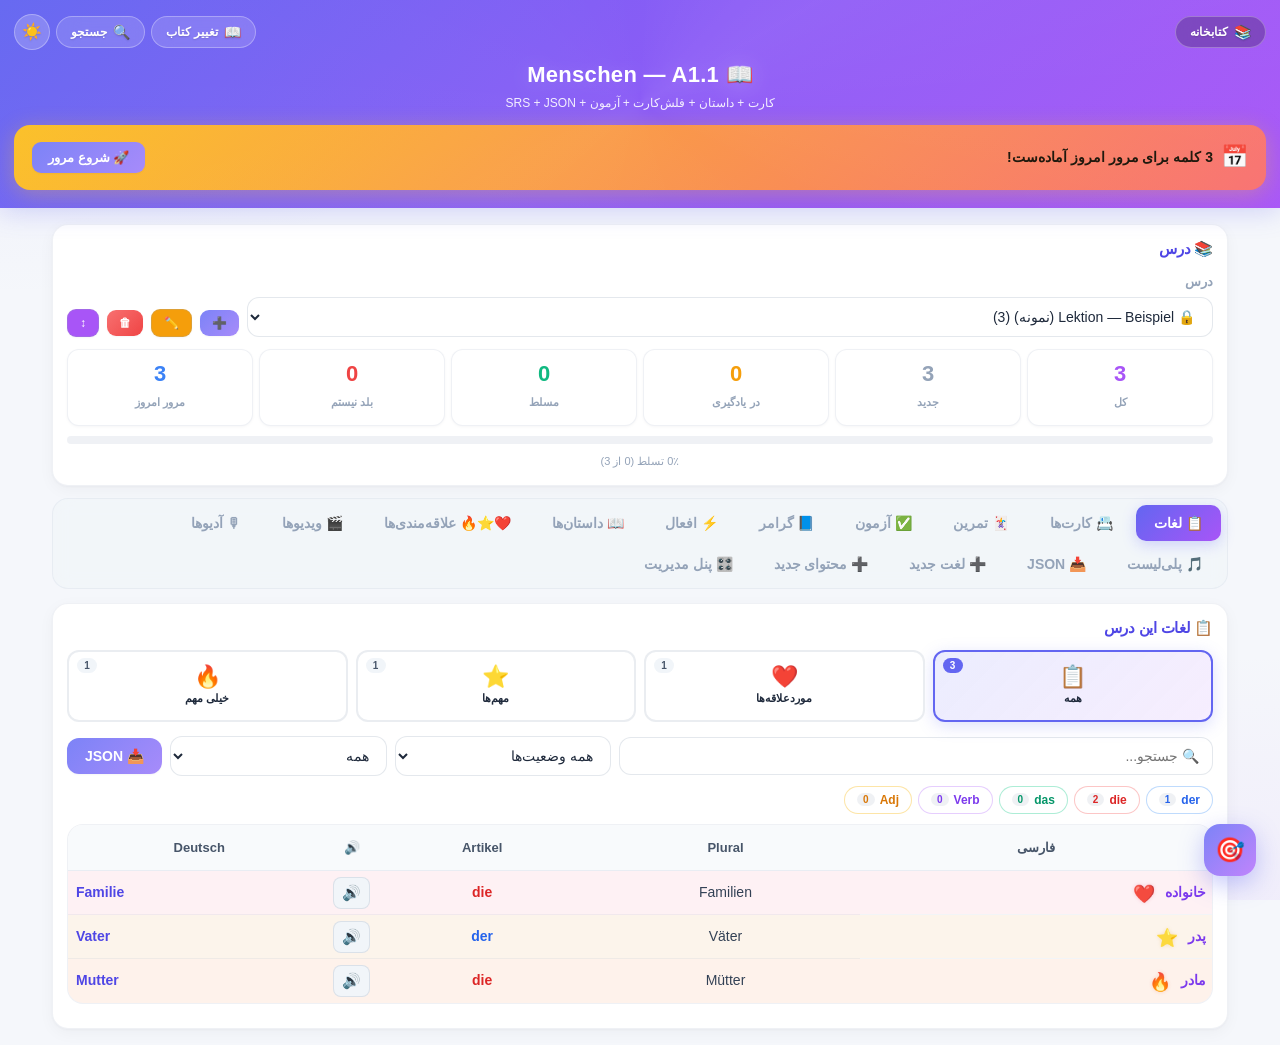
<file: index.html>
<!DOCTYPE html>
<html lang="fa" dir="rtl">

<head>
  <meta charset="UTF-8">
  <meta name="viewport" content="width=device-width, initial-scale=1.0, viewport-fit=cover">
  <meta name="theme-color" content="#0f172a">
  <meta name="apple-mobile-web-app-capable" content="yes">
  <meta name="apple-mobile-web-app-status-bar-style" content="black-translucent">
  <title>JD Deutsch</title>

  <meta name="description" content="اپلیکیشن جامع یادگیری لغات آلمانی">
  <meta name="theme-color" content="#6366f1">
  <link rel="manifest" href="./manifest.json?v=2">
  <link rel="icon" type="image/png" sizes="192x192" href="./assets/icon-192.png?v=2">
  <link rel="icon" type="image/png" sizes="512x512" href="./assets/icon-512.png">
  <link rel="apple-touch-icon" href="./assets/icon-192.png?v=2">

  <link rel="stylesheet" href="./style/style2.css">
</head>

<body>

  <!-- ============ BOOK LIBRARY ============ -->
  <div id="bookLibraryScreen" class="book-library-screen">
    <div class="library-topbar">
      <button class="theme-toggle-btn" id="themeToggleLibrary" title="تغییر تم">🌙</button>
    </div>
    <div class="library-hero">
      <h1>📚 کتابخانه من</h1>
      <p>یک کتاب انتخاب کن یا کتاب جدید اضافه کن</p>
    </div>
    <div class="library-container">
      <div class="library-actions">
        <button class="btn btn-primary btn-lg" id="libraryAddBookBtn">➕ کتاب جدید</button>
        <button class="btn btn-lg" id="libraryImportBtn">📥 افزودن کتاب از JSON</button>
      </div>
      <div id="bookCardsGrid" class="book-cards-grid"></div>
    </div>
  </div>

  <!-- ============ MAIN APP ============ -->
  <div id="mainApp" class="main-app hidden">

    <header>
      <div class="header-top-bar">
        <button class="header-back-btn" id="backToLibraryBtn">
          <span class="hbtn-icon">📚</span>
          <span class="hbtn-text">کتابخانه</span>
        </button>
        <div class="header-actions-group">
          <button class="header-action-btn" id="changeBookBtn" title="تغییر کتاب">
            <span class="hbtn-icon">📖</span>
            <span class="hbtn-text">تغییر کتاب</span>
          </button>
          <button class="header-action-btn" id="globalSearchBtn" title="جستجو">
            <span class="hbtn-icon">🔍</span>
            <span class="hbtn-text">جستجو</span>
          </button>
          <button class="header-action-btn header-theme-btn" id="themeToggleMain" title="تغییر تم">
            <span class="hbtn-icon">🌙</span>
          </button>
        </div>
      </div>
      <h1 id="appTitle">🎓 German Vocab Pro</h1>
      <p>کارت + داستان + فلش‌کارت + آزمون + SRS + JSON</p>
      <div id="reviewBanner" class="review-banner hidden"></div>
    </header>

    <div class="container">

      <!-- ═══ پنل درس + آمار ═══ -->
      <div class="panel">
        <h3>📚 درس</h3>
        <div class="row">
          <div style="flex:1;min-width:0;">
            <label>درس</label>
            <select id="lessonSelect"></select>
          </div>
          <div class="row tight" style="align-self:flex-end;flex:0 0 auto;">
            <button class="btn btn-sm btn-primary" id="addLessonBtn" title="درس جدید">➕</button>
            <button class="btn btn-sm" id="editLessonBtn" title="ویرایش نام درس"
              style="background:var(--warning);color:#000;">✏️</button>
            <button class="btn btn-sm btn-danger" id="delLessonBtn" title="حذف درس">🗑</button>
            <button class="btn btn-sm" id="sortLessonsBtn" title="مرتب‌سازی درس‌ها"
              style="background:var(--purple);color:#fff;">↕️</button>
          </div>
        </div>
        <div id="lessonStatsBox" style="margin-top:12px;">
          <div class="stats-grid" id="statsGrid"></div>
          <div class="progress-wrap">
            <div class="progress-fill" id="lessonProgress" style="width:0%"></div>
          </div>
          <div class="center muted" style="font-size:11px;margin-top:6px;" id="progressText">۰٪ تسلط</div>
        </div>
      </div>

      <!-- ═══ نوار تب‌ها (۱۵ تب) ═══ -->
      <div class="tabs">
        <button class="tab active" data-tab="list">📋 لغات</button>
        <button class="tab" data-tab="cards">📇 کارت‌ها</button>
        <button class="tab" data-tab="practice">🃏 تمرین</button>
        <button class="tab" data-tab="quiz">✅ آزمون</button>
        <button class="tab" data-tab="grammar">📘 گرامر</button>
        <button class="tab" data-tab="verbs">⚡ افعال</button>
        <button class="tab" data-tab="stories">📖 داستان‌ها</button>
        <button class="tab" data-tab="favorites">❤️⭐🔥 علاقه‌مندی‌ها</button>
        <button class="tab" data-tab="videos">🎬 ویدیوها</button>
        <button class="tab" data-tab="audios">🎙 آدیوها</button>
        <button class="tab" data-tab="playlists">🎵 پلی‌لیست</button>
        <button class="tab" data-tab="json">📥 JSON</button>
        <button class="tab" data-tab="manage">➕ لغت جدید</button>
        <button class="tab" data-tab="manage-story">➕ محتوای جدید</button>
        <button class="tab" data-tab="admin">🎛️ پنل مدیریت</button>
      </div>

      <!-- ============ TAB LIST — لغات ============ -->
      <div id="tab-list" class="tab-content">
        <div class="panel">
          <h3>📋 لغات این درس</h3>

          <!-- فیلتر سریع ❤️⭐🔥 -->
          <div class="quick-filter-bar">
            <button class="quick-filter-btn active" id="qfAll" data-qf="all">
              <span class="qf-icon">📋</span>
              <span class="qf-label">همه</span>
              <span class="qf-count" id="qfAllCount">0</span>
            </button>
            <button class="quick-filter-btn qf-heart" id="qfHeart" data-qf="heart">
              <span class="qf-icon">❤️</span>
              <span class="qf-label">موردعلاقه‌ها</span>
              <span class="qf-count" id="qfHeartCount">0</span>
            </button>
            <button class="quick-filter-btn qf-star" id="qfStar" data-qf="star">
              <span class="qf-icon">⭐</span>
              <span class="qf-label">مهم‌ها</span>
              <span class="qf-count" id="qfStarCount">0</span>
            </button>
            <button class="quick-filter-btn qf-fire" id="qfFire" data-qf="fire">
              <span class="qf-icon">🔥</span>
              <span class="qf-label">خیلی مهم</span>
              <span class="qf-count" id="qfFireCount">0</span>
            </button>
          </div>

          <div class="row" style="margin-bottom:10px;flex-wrap:wrap;gap:8px;">
            <input id="searchBox" placeholder="🔍 جستجو..." style="flex:3;min-width:120px;">
            <select id="filterStatus" style="flex:1;min-width:100px;">
              <option value="all">همه وضعیت‌ها</option>
              <option value="new">جدید</option>
              <option value="learning">در یادگیری</option>
              <option value="good">مسلط</option>
              <option value="bad">بلد نیستم</option>
            </select>
            <select id="filterArticle" style="flex:1;min-width:100px;">
              <option value="all">همه</option>
              <option value="der">der</option>
              <option value="die">die</option>
              <option value="das">das</option>
              <option value="Verb">فعل</option>
              <option value="Adj">صفت</option>
              <option value="Adv">قید</option>
              <option value="noun">فقط اسم‌ها</option>
              <option value="non-noun">غیر اسم</option>
              <option value="none">بدون آرتیکل</option>
            </select>
            <select id="filterSpecial" style="display:none;">
              <option value="all">همه</option>
              <option value="heart">❤️</option>
              <option value="star">⭐</option>
              <option value="fire">🔥</option>
            </select>
            <button class="btn btn-primary" id="quickJsonBtn" style="flex:0 0 auto;">📥 JSON</button>
            <input type="file" id="quickJsonFile" accept=".json,application/json" style="display:none;">
          </div>
          <div id="articleQuickFilters" style="display:flex;gap:6px;flex-wrap:wrap;margin-bottom:10px;"></div>
          <div id="wordTableContainer"></div>
        </div>
      </div>

      <!-- ============ TAB CARDS — کارت‌ها ============ -->
      <div id="tab-cards" class="tab-content hidden">
        <div class="panel">
          <h3>📇 کارت‌های لغت این درس</h3>
          <div class="row" style="margin-bottom:10px;flex-wrap:wrap;gap:8px;">
            <input id="cardSearch" placeholder="🔍 جستجو..." style="flex:2;min-width:120px;">
            <select id="cardFilter" style="flex:1;min-width:100px;">
              <option value="all">همه</option>
              <option value="new">جدید</option>
              <option value="learning">در یادگیری</option>
              <option value="good">مسلط</option>
              <option value="bad">بلد نیستم</option>
              <option value="has-example">با مثال</option>
              <option value="no-example">بدون مثال</option>
            </select>
            <select id="cardArticleFilter" style="flex:1;min-width:100px;">
              <option value="all">همه آرتیکل‌ها</option>
              <option value="der">der</option>
              <option value="die">die</option>
              <option value="das">das</option>
              <option value="Verb">فعل</option>
              <option value="Adj">صفت</option>
              <option value="Adv">قید</option>
              <option value="noun">فقط اسم‌ها</option>
              <option value="non-noun">غیر اسم</option>
            </select>
            <select id="cardSpecialFilter" style="flex:1;min-width:100px;">
              <option value="all">همه</option>
              <option value="heart">❤️</option>
              <option value="star">⭐</option>
              <option value="fire">🔥</option>
            </select>
          </div>
          <div class="row tight" style="margin-bottom:10px;flex-wrap:wrap;">
            <button class="btn btn-sm" id="cardSortAlpha">🔤 الفبایی</button>
            <button class="btn btn-sm" id="cardSortRandom">🎲 تصادفی</button>
            <button class="btn btn-sm" id="cardSortStatus">📊 بر اساس وضعیت</button>
          </div>
          <div id="cardsContainer"></div>
        </div>
      </div>

      <!-- ═══════════════════════════════════════════════════════
           ادامه در HTML-2:
           - tab-practice
           - tab-quiz
           - tab-grammar
           - tab-verbs
           - tab-stories
           - tab-favorites
           ═══════════════════════════════════════════════════════ -->

      <!-- ============ TAB PRACTICE — تمرین ============ -->
      <div id="tab-practice" class="tab-content hidden">
        <div id="practiceFolderView">
          <div class="panel">
            <h3>🎯 انتخاب پوشه تمرین</h3>
            <div class="row" style="margin-bottom:10px;flex-wrap:wrap;gap:8px;">
              <button class="auto-play-toggle on" id="autoPlayToggle" type="button">
                <span class="toggle-indicator"></span>
                <span id="autoPlayLabel">🔊 پخش خودکار: روشن</span>
              </button>
              <button class="btn btn-sm" id="flipDirectionFolderBtn" type="button">
                🔄 جهت: <span id="directionLabel">آلمانی → فارسی</span>
              </button>
              <button class="btn btn-sm btn-warning" id="resetPracticeSettingsBtn" type="button">
                ♻️ ریست تنظیمات
              </button>
            </div>
            <div class="folder-grid" id="folderGrid"></div>
            <div class="row" style="margin-top:10px;">
              <button class="btn btn-primary btn-lg" id="startSrsBtn" style="flex:1;">⚡ مرور امروز (SRS)</button>
            </div>
          </div>

          <div class="panel" style="border-color:var(--info);border-width:2px;">
            <h3 style="color:var(--info);">🔤 تمرین اختصاصی آرتیکل (der/die/das)</h3>
            <p class="muted" style="font-size:12px;margin-bottom:12px;">آرتیکل‌ها قلب زبان آلمانی‌اند! این تمرین فقط روی
              جنسیت اسم‌ها کار می‌کند.</p>
            <div class="article-practice-grid" id="articlePracticeGrid"></div>
          </div>
        </div>

        <div id="practiceSession" class="hidden">
          <div class="panel practice-panel">
            <button class="practice-theater-close" id="practiceTheaterClose" title="بستن">✕</button>

            <div class="quiz-header practice-top-bar">
              <button class="btn btn-sm" id="exitPractice">⬅️ خروج</button>
              <button class="btn btn-sm" id="prevPracticeBtn" disabled>◀️ قبلی</button>
              <button class="btn btn-sm" id="flipDirectionBtn" title="تغییر جهت کارت">🔄 جهت</button>
              <button class="auto-play-toggle" id="autoPlayToggleSession" type="button"
                style="padding:4px 10px;font-size:11px;">
                <span class="toggle-indicator" style="width:26px;height:14px;"></span>
                <span id="autoPlayLabelSession">🔊</span>
              </button>
              <button class="btn btn-sm" id="muteAudioBtn" title="قطع صدا"
                style="background:var(--danger);border-color:var(--danger);">🔇 قطع</button>
              <button class="btn btn-sm" id="practiceHamburgerBtn" title="پوشه‌ها">☰</button>
              <span id="practiceCounter">0 / 0</span>
              <button class="btn btn-sm" id="practiceFullscreenBtn" title="نمایش بزرگ">⛶ بزرگ</button>
            </div>

            <div class="quiz-progress">
              <div class="quiz-progress-fill" id="practiceProgress" style="width:0%"></div>
            </div>

            <div id="fcMode">
              <div class="flashcard-stage" id="flashcardStage">
                <div class="flashcard-inner" id="flashcardInner">
                  <div class="fc-face fc-front">
                    <div class="fc-art" id="fcArt"></div>
                    <div class="fc-word" id="fcWord"></div>
                    <div class="fc-hint">👆 برای دیدن معنی کلیک کن</div>
                  </div>
                  <div class="fc-face fc-back">
                    <div class="fc-meaning" id="fcMeaning"></div>
                    <div class="fc-example" id="fcExample"></div>
                  </div>
                </div>
              </div>
              <div class="row" style="margin-top:14px;flex-wrap:wrap;gap:8px;">
                <button class="btn" id="fcSpeakBtn" style="flex:0 0 auto;">🔊</button>
                <button class="btn btn-danger" data-rate="bad" style="flex:1;min-width:100px;">بلد نبودم ❌</button>
                <button class="btn btn-warning" data-rate="medium" style="flex:1;min-width:100px;">نصفه ⚠️</button>
                <button class="btn btn-success" data-rate="good" style="flex:1;min-width:100px;">بلدم ✔️</button>
              </div>
            </div>
          </div>
        </div>

        <div class="practice-folder-menu hidden" id="practiceFolderMenu">
          <div class="practice-folder-menu-head">
            <strong>📁 پوشه‌ها</strong>
            <button class="btn btn-sm" id="closeFolderMenuBtn">✕</button>
          </div>
          <div class="practice-folder-menu-list" id="practiceFolderMenuList"></div>
        </div>
      </div>

      <!-- ============ TAB QUIZ — آزمون ============ -->
      <div id="tab-quiz" class="tab-content hidden">
        <div id="quizHome"></div>
        <div id="quizSession" class="hidden"></div>
        <div id="quizReport" class="hidden"></div>
      </div>

      <!-- ============ TAB GRAMMAR — گرامر ============ -->
      <div id="tab-grammar" class="tab-content hidden">
        <div class="panel">
          <h3>📘 گرامر و نکات این درس</h3>
          <div id="grammarList"></div>
        </div>
      </div>

      <!-- ============ TAB VERBS — افعال ============ -->
      <div id="tab-verbs" class="tab-content hidden">
        <div class="panel">
          <h3>⚡ افعال این درس</h3>
          <p class="muted" style="font-size:12px;margin-bottom:12px;">
            همه افعال با صرف کامل ضمایر. برای افزودن فعل جدید، کلمه‌ای با نوع <strong>Verb</strong> اضافه کن و
            صرف‌های آن را در فیلد <strong>forms</strong> پر کن.
          </p>
          <div id="verbsList"></div>
        </div>
      </div>

      <!-- ============ TAB STORIES — داستان‌ها ============ -->
      <div id="tab-stories" class="tab-content hidden">
        <div class="panel">
          <h3>📖 محتوای این درس</h3>
          <button class="btn btn-primary" id="addStoryBtn">➕ محتوای جدید</button>
          <div id="contentTabs" class="content-tabs" style="margin-top:14px;"></div>
          <div id="contentGrid" class="story-grid"></div>
        </div>
      </div>

      <!-- ============ TAB FAVORITES — ❤️⭐🔥 ============ -->
      <div id="tab-favorites" class="tab-content hidden">
        <div class="panel">
          <h3>❤️⭐🔥 علاقه‌مندی‌ها</h3>

          <!-- ۳ سطح -->
          <div class="quick-filter-bar fav-level-bar">
            <button class="quick-filter-btn qf-heart active" data-fav-level="heart">
              <span class="qf-icon">❤️</span>
              <span class="qf-label">موردعلاقه</span>
              <span class="qf-count" id="favHeartCount">0</span>
            </button>
            <button class="quick-filter-btn qf-star" data-fav-level="star">
              <span class="qf-icon">⭐</span>
              <span class="qf-label">مهم</span>
              <span class="qf-count" id="favStarCount">0</span>
            </button>
            <button class="quick-filter-btn qf-fire" data-fav-level="fire">
              <span class="qf-icon">🔥</span>
              <span class="qf-label">خیلی مهم</span>
              <span class="qf-count" id="favFireCount">0</span>
            </button>
          </div>

          <!-- ۵ زیربخش -->
          <div class="fav-type-tabs">
            <button class="fav-type-btn active" data-fav-type="all">📚 همه</button>
            <button class="fav-type-btn" data-fav-type="words">📝 لغات</button>
            <button class="fav-type-btn" data-fav-type="sentences">💬 جملات</button>
            <button class="fav-type-btn" data-fav-type="videos">🎬 ویدیوها</button>
            <button class="fav-type-btn" data-fav-type="audios">🎙 آدیوها</button>
          </div>

          <!-- فیلتر درس + جستجو -->
          <div class="row" style="margin-bottom:12px;flex-wrap:wrap;gap:8px;">
            <input id="favSearch" placeholder="🔍 جستجو در علاقه‌مندی‌ها..." style="flex:3;min-width:120px;">
            <select id="favLessonFilter" style="flex:1;min-width:120px;">
              <option value="all">همه درس‌ها</option>
            </select>
            <button class="btn btn-primary btn-sm" id="favPracticeBtn" style="flex:0 0 auto;">🎯 تمرین</button>
            <button class="btn btn-success btn-sm" id="favExportBtn" style="flex:0 0 auto;">📤 خروجی</button>
          </div>

          <!-- نمایش محتوا -->
          <div id="favoritesContainer"></div>
        </div>
      </div>

      <!-- ═══════════════════════════════════════════════════════
           ادامه در HTML-3:
           - tab-videos (۴ زیربخش)
           - tab-audios (۵ زیربخش)
           - tab-playlists (فیلتر)
           - tab-json
           - tab-manage
           - tab-manage-story
           - tab-admin
           ═══════════════════════════════════════════════════════ -->

      <!-- ============ TAB VIDEOS — ویدیوها ============ -->
      <div id="tab-videos" class="tab-content hidden">
        <!-- نوار زیربخش -->
        <div class="media-sub-tabs">
          <button class="media-sub-tab active" data-video-tab="home">🏠 خانه</button>
          <button class="media-sub-tab" data-video-tab="playlists">🎵 پلی‌لیست</button>
          <button class="media-sub-tab" data-video-tab="collections">📁 مجموعه</button>
          <button class="media-sub-tab" data-video-tab="singles">🎬 تک</button>
        </div>

        <!-- ===== زیربخش: خانه ===== -->
        <div id="videoTabHome" class="media-tab-panel">
          <div id="fireVideosSliderSection" class="fire-slider-section hidden">
            <div class="fire-slider-head">
              <h3>🔥 ویدیوهای خیلی مهم</h3>
              <button class="fire-slider-list-btn" id="fireVideosListBtn" title="نمایش همه">⋯</button>
            </div>
            <div class="fire-slider-wrap">
              <div class="fire-slider" id="fireVideosSlider"></div>
            </div>
            <div class="fire-slider-dots" id="fireVideosDots"></div>
          </div>

          <div id="videoHomePlaylistsSection" class="panel hidden">
            <div class="media-section-head">
              <h3>🎵 پلی‌لیست‌های اخیر</h3>
              <button class="btn btn-sm" data-goto-video-tab="playlists">مشاهده همه →</button>
            </div>
            <div id="videoHomePlaylistsGrid" class="playlists-grid"></div>
          </div>

          <div id="videoHomeCollectionsSection" class="panel hidden">
            <div class="media-section-head">
              <h3>📁 مجموعه‌های ویدیویی</h3>
              <button class="btn btn-sm" data-goto-video-tab="collections">مشاهده همه →</button>
            </div>
            <div id="videoHomeCollectionsGrid" class="media-collections-grid"></div>
          </div>

          <div id="videoHomeSinglesSection" class="panel hidden">
            <div class="media-section-head">
              <h3>🎬 ویدیوهای تک</h3>
              <button class="btn btn-sm" data-goto-video-tab="singles">مشاهده همه →</button>
            </div>
            <div id="videoHomeSinglesGrid" class="media-singles-grid"></div>
          </div>

          <div id="videoHomeEmpty" class="panel hidden">
            <div class="empty">هنوز هیچ ویدیویی اضافه نشده — از پنل مدیریت یا دکمه‌های زیر اضافه کن</div>
          </div>

          <div class="panel">
            <div class="row tight" style="flex-wrap:wrap;">
              <button class="btn btn-primary" id="addVideoCollectionBtn">➕ مجموعه جدید</button>
              <button class="btn" id="addSingleVideoBtn">➕ ویدیو تک</button>
            </div>
          </div>
        </div>

        <!-- ===== زیربخش: پلی‌لیست ===== -->
        <div id="videoTabPlaylists" class="media-tab-panel hidden">
          <div class="panel">
            <div class="media-section-head">
              <h3>🎵 پلی‌لیست‌های ویدیویی</h3>
              <button class="btn btn-primary btn-sm" id="addVideoPlaylistBtn">➕ پلی‌لیست جدید</button>
            </div>
            <div id="videoPlaylistsGrid" class="playlists-grid"></div>
          </div>
        </div>

        <!-- ===== زیربخش: مجموعه ===== -->
        <div id="videoTabCollections" class="media-tab-panel hidden">
          <div class="panel">
            <div class="media-section-head">
              <h3>📁 مجموعه‌های ویدیویی</h3>
              <button class="btn btn-primary btn-sm" id="addVideoCollectionBtn2">➕ مجموعه جدید</button>
            </div>
            <div id="videoCollectionsGrid" class="media-collections-grid"></div>
          </div>
        </div>

        <!-- ===== زیربخش: تک ===== -->
        <div id="videoTabSingles" class="media-tab-panel hidden">
          <div class="panel">
            <div class="media-section-head">
              <h3>🎬 ویدیوهای تک</h3>
              <button class="btn btn-primary btn-sm" id="addSingleVideoBtn2">➕ ویدیو تک</button>
            </div>
            <div id="singleVideosGrid" class="media-singles-grid"></div>
          </div>
        </div>

        <!-- View های داخلی -->
        <div id="videoCollectionView" class="hidden"></div>
        <div id="videoPlayerView" class="hidden"></div>
      </div>

      <!-- ============ TAB AUDIOS — آدیوها ============ -->
      <div id="tab-audios" class="tab-content hidden">
        <!-- نوار زیربخش -->
        <div class="media-sub-tabs">
          <button class="media-sub-tab active" data-audio-tab="home">🏠 خانه</button>
          <button class="media-sub-tab" data-audio-tab="playlists">🎵 پلی‌لیست</button>
          <button class="media-sub-tab" data-audio-tab="artists">🎤 خواننده</button>
          <button class="media-sub-tab" data-audio-tab="collections">📁 مجموعه</button>
          <button class="media-sub-tab" data-audio-tab="all">🎧 همه</button>
        </div>

        <!-- ===== زیربخش: خانه ===== -->
        <div id="audioTabHome" class="media-tab-panel">
          <div id="fireAudiosSliderSection" class="fire-slider-section hidden">
            <div class="fire-slider-head">
              <h3>🔥 آدیوهای خیلی مهم</h3>
              <button class="fire-slider-list-btn" id="fireAudiosListBtn" title="نمایش همه">⋯</button>
            </div>
            <div class="fire-slider-wrap">
              <div class="fire-slider" id="fireAudiosSlider"></div>
            </div>
            <div class="fire-slider-dots" id="fireAudiosDots"></div>
          </div>

          <div id="audioHomePlaylistsSection" class="panel hidden">
            <div class="media-section-head">
              <h3>🎵 پلی‌لیست‌های اخیر</h3>
              <button class="btn btn-sm" data-goto-audio-tab="playlists">مشاهده همه →</button>
            </div>
            <div id="audioHomePlaylistsGrid" class="playlists-grid"></div>
          </div>

          <div id="audioHomeArtistsSection" class="panel hidden">
            <div class="media-section-head">
              <h3>🎤 خواننده‌ها</h3>
              <button class="btn btn-sm" data-goto-audio-tab="artists">مشاهده همه →</button>
            </div>
            <div id="audioHomeArtistsGrid" class="artists-grid"></div>
          </div>

          <div id="audioHomeCollectionsSection" class="panel hidden">
            <div class="media-section-head">
              <h3>📁 مجموعه‌های آدیو</h3>
              <button class="btn btn-sm" data-goto-audio-tab="collections">مشاهده همه →</button>
            </div>
            <div id="audioHomeCollectionsGrid" class="media-collections-grid"></div>
          </div>

          <div id="audioHomeEmpty" class="panel hidden">
            <div class="empty">هنوز هیچ آدیویی اضافه نشده — از پنل مدیریت یا دکمه‌های زیر اضافه کن</div>
          </div>

          <div class="panel">
            <div class="row tight" style="flex-wrap:wrap;">
              <button class="btn btn-primary" id="addAudioCollectionBtn">➕ مجموعه جدید</button>
              <button class="btn" id="addSingleAudioBtn">➕ آدیو تک</button>
            </div>
          </div>
        </div>

        <!-- ===== زیربخش: پلی‌لیست ===== -->
        <div id="audioTabPlaylists" class="media-tab-panel hidden">
          <div class="panel">
            <div class="media-section-head">
              <h3>🎵 پلی‌لیست‌های آدیو</h3>
              <button class="btn btn-primary btn-sm" id="addAudioPlaylistBtn">➕ پلی‌لیست جدید</button>
            </div>
            <div id="audioPlaylistsGrid" class="playlists-grid"></div>
          </div>
        </div>

        <!-- ===== زیربخش: خواننده ===== -->
        <div id="audioTabArtists" class="media-tab-panel hidden">
          <div class="panel">
            <div class="media-section-head">
              <h3>🎤 همه خواننده‌ها</h3>
            </div>
            <div id="audioArtistsGrid" class="artists-grid"></div>
          </div>
        </div>

        <!-- ===== زیربخش: مجموعه ===== -->
        <div id="audioTabCollections" class="media-tab-panel hidden">
          <div class="panel">
            <div class="media-section-head">
              <h3>📁 مجموعه‌های آدیو</h3>
              <button class="btn btn-primary btn-sm" id="addAudioCollectionBtn2">➕ مجموعه جدید</button>
            </div>
            <div id="audioCollectionsGrid" class="media-collections-grid"></div>
          </div>
        </div>

        <!-- ===== زیربخش: همه ===== -->
        <div id="audioTabAll" class="media-tab-panel hidden">
          <div class="panel">
            <div class="media-section-head" style="flex-wrap:wrap;">
              <h3>🎧 همه آدیوها</h3>
              <div class="row tight" style="gap:6px;">
                <input id="audioAllSearch" placeholder="🔍 جستجو..." style="min-width:150px;">
                <select id="audioAllSort">
                  <option value="new">جدیدترین</option>
                  <option value="alpha">الفبایی</option>
                  <option value="duration">مدت زمان</option>
                </select>
              </div>
            </div>
            <div id="audioAllGrid" class="media-singles-grid"></div>
          </div>
        </div>

        <!-- View های داخلی -->
        <div id="audioCollectionView" class="hidden"></div>
        <div id="audioArtistView" class="hidden"></div>
        <div id="audioPlayerView" class="hidden"></div>
      </div>

      <!-- ============ TAB PLAYLISTS — پلی‌لیست ============ -->
      <div id="tab-playlists" class="tab-content hidden">
        <div id="playlistsHome">
          <div class="panel">
            <h3>🎵 پلی‌لیست‌های من</h3>

            <div class="playlist-filter-bar">
              <button class="playlist-filter-btn active" data-pl-filter="all">همه</button>
              <button class="playlist-filter-btn" data-pl-filter="video">🎬 ویدیو</button>
              <button class="playlist-filter-btn" data-pl-filter="audio">🎙 آدیو</button>
              <button class="playlist-filter-btn" data-pl-filter="mixed">🔀 ترکیبی</button>
            </div>

            <div class="row" style="margin-bottom:12px;">
              <button class="btn btn-primary" id="addPlaylistBtn">➕ پلی‌لیست جدید</button>
              <button class="btn" id="exportAllPlaylistsBtn">📤 خروجی همه</button>
            </div>
            <div id="playlistsGrid" class="playlists-grid"></div>
          </div>
        </div>
        <div id="playlistDetailView" class="hidden"></div>
      </div>

      <!-- ============ TAB JSON — JSON ============ -->
      <div id="tab-json" class="tab-content hidden">
        <div class="panel">
          <h3>📂 افزودن از فایل JSON</h3>
          <p class="muted" style="font-size:12px;margin-bottom:10px;line-height:1.8;">
            فایل JSON رو بکش و اینجا رها کن یا کلیک کن.
          </p>
          <div id="bigDropZone" class="drop-zone">
            <div class="dz-icon">📁</div>
            <div class="dz-title">فایل JSON رو بکش و اینجا رها کن</div>
            <div class="dz-sub">یا کلیک کن تا از پوشه‌های کامپیوترت انتخاب کنی</div>
            <button class="btn btn-primary" id="browseFileBtn" type="button" style="pointer-events:none;">📂 انتخاب فایل
              از کامپیوتر</button>
            <input type="file" id="jsonFileInput" accept=".json,application/json" style="display:none;">
          </div>
          <div style="margin-top:12px;">
            <label>🎯 مقصد پیش‌فرض (برای آرایه لغات بدون عنوان)</label>
            <select id="fileTargetLesson"></select>
          </div>
          <div id="fileStatus" style="margin-top:12px;"></div>
        </div>

        <div class="panel">
          <h3>📋 پیست JSON دستی</h3>
          <textarea id="jsonInput" placeholder='{"lesson":"Lektion 2","words":[...]}'
            style="min-height:160px;direction:ltr;text-align:left;font-family:monospace;font-size:12px;"></textarea>
          <div style="margin-top:10px;">
            <label>🎯 مقصد پیش‌فرض</label>
            <select id="jsonTargetLesson"></select>
          </div>
          <div class="row tight" style="margin-top:10px;flex-wrap:wrap;">
            <button class="btn btn-primary" id="importJsonBtn">➕ اضافه / ساخت درس</button>
            <button class="btn" id="validateJsonBtn">🔍 بررسی</button>
            <button class="btn" id="clearJsonBtn">🧹 پاک کردن</button>
          </div>
          <div id="jsonPreview" style="margin-top:10px;"></div>
        </div>

        <div class="panel">
          <h3>📤 خروجی گرفتن</h3>
          <div class="row tight" style="margin-top:10px;flex-wrap:wrap;">
            <button class="btn btn-success" id="exportLessonBtn">📥 دانلود درس جاری</button>
            <button class="btn btn-warning" id="exportBadBtn">❌ فقط بلد نیستم‌ها</button>
            <button class="btn" id="exportHeartBtn" style="background:var(--heart-color);color:#fff;">❤️
              موردعلاقه‌ها</button>
            <button class="btn" id="exportStarBtn" style="background:var(--warning);color:#000;">⭐ مهم‌ها</button>
            <button class="btn" id="exportFireBtn" style="background:var(--fire-color);color:#fff;">🔥 خیلی
              مهم‌ها</button>
            <button class="btn" id="exportAllBtn">💾 پشتیبان کامل</button>
          </div>
        </div>

        <div class="panel" style="border-color: var(--purple); border-width: 2px;">
          <h3 style="color: var(--purple);">📦 مدیریت کتاب کامل (JSON)</h3>
          <div class="json-actions">
            <button class="json-action-btn success" id="importFullBookBtn">
              <div class="icon">📚</div>
              <div class="label">افزودن کتاب جدید</div>
              <div class="desc">یه کتاب کامل از فایل JSON</div>
            </button>
            <button class="json-action-btn danger" id="replaceFullBookBtn">
              <div class="icon">🔄</div>
              <div class="label">جایگزینی کامل</div>
              <div class="desc">همه کتاب‌ها جایگزین می‌شن</div>
            </button>
            <button class="json-action-btn" id="exportFullBookBtn">
              <div class="icon">📤</div>
              <div class="label">خروجی کتاب جاری</div>
              <div class="desc">کتاب انتخاب‌شده رو دانلود کن</div>
            </button>
            <button class="json-action-btn" id="exportAllBooksBtn">
              <div class="icon">💾</div>
              <div class="label">پشتیبان کل برنامه</div>
              <div class="desc">همه کتاب‌ها و درس‌ها</div>
            </button>
          </div>
          <input type="file" id="fullBookFileInput" accept=".json" style="display:none;">
          <input type="file" id="replaceBookFileInput" accept=".json" style="display:none;">
          <div id="fullBookStatus" style="margin-top:12px;"></div>
        </div>
      </div>

      <!-- ============ TAB MANAGE — لغت جدید ============ -->
      <div id="tab-manage" class="tab-content hidden">
        <div class="panel">
          <h3>➕ افزودن کلمه جدید</h3>
          <div style="margin-bottom:10px;">
            <label style="color:var(--warning);font-weight:600;">🎯 کلمه به کدوم درس اضافه بشه؟</label>
            <select id="wordTargetLesson" style="font-weight:600;"></select>
          </div>
          <div class="row" style="margin-bottom:8px;flex-wrap:wrap;gap:8px;">
            <div style="flex:2;min-width:120px;">
              <label>کلمه آلمانی *</label>
              <input id="wDe" placeholder="Apfel" dir="ltr">
            </div>
            <div style="flex:1;min-width:100px;">
              <label>نوع کلمه</label>
              <select id="wArt">
                <option value="–">–</option>
                <option value="der">der</option>
                <option value="die">die</option>
                <option value="das">das</option>
                <option value="Verb">Verb</option>
                <option value="Adj">Adj</option>
                <option value="Adv">Adv</option>
              </select>
            </div>
          </div>
          <div class="row" style="margin-bottom:8px;flex-wrap:wrap;gap:8px;">
            <div style="flex:1;min-width:100px;">
              <label>جمع</label>
              <input id="wPlural" placeholder="Äpfel" dir="ltr">
            </div>
            <div style="flex:1;min-width:100px;">
              <label>ترجمه فارسی *</label>
              <input id="wFa" placeholder="سیب">
            </div>
          </div>
          <div class="row" style="margin-bottom:8px;">
            <div style="flex:1;">
              <label>جمله مثال</label>
              <input id="wEx" placeholder="Der Apfel ist rot." dir="ltr">
            </div>
          </div>
          <div class="row" style="margin-bottom:8px;">
            <div style="flex:1;">
              <label>ترجمه جمله</label>
              <input id="wExMean" placeholder="سیب قرمز است.">
            </div>
          </div>
          <div class="row" style="margin-bottom:8px;">
            <div style="flex:1;">
              <label>🎵 لینک صوتی جمله (اختیاری)</label>
              <input id="wExAudio" placeholder="https://..." dir="ltr">
            </div>
          </div>
          <div class="row" style="margin-bottom:8px;">
            <div style="flex:1;">
              <label>یادداشت</label>
              <input id="wNote" placeholder="اختیاری">
            </div>
          </div>
          <button class="btn btn-primary" id="saveWordBtn">💾 ذخیره کلمه</button>
        </div>
      </div>

      <!-- ============ TAB MANAGE-STORY — محتوای جدید ============ -->
      <div id="tab-manage-story" class="tab-content hidden">
        <div class="panel">
          <h3>📖 افزودن محتوای جدید</h3>
          <div class="row" style="margin-bottom:10px;flex-wrap:wrap;gap:8px;">
            <div style="flex:1;min-width:140px;">
              <label>نوع محتوا</label>
              <select id="contentTypeSelect">
                <option value="story">📖 داستان</option>
                <option value="letter-formal">📧 نامه رسمی</option>
                <option value="letter-informal">💌 نامه غیررسمی</option>
                <option value="dialogue">💬 دیالوگ</option>
                <option value="chat-friendly">📱 چت دوستانه</option>
                <option value="chat-formal">📱 چت رسمی</option>
              </select>
            </div>
            <div style="flex:1;min-width:140px;">
              <label>🎯 درس مقصد</label>
              <select id="storyTargetLesson" style="font-weight:600;"></select>
            </div>
          </div>
          <div class="row" style="margin-bottom:8px;">
            <div style="flex:1;">
              <label>عنوان *</label>
              <input id="storyTitleInput" placeholder="Meine Familie">
            </div>
          </div>
          <div class="row" style="margin-bottom:8px;">
            <div style="flex:1;">
              <label>لینک صوتی</label>
              <input id="storyAudioInput" placeholder="https://..." dir="ltr">
            </div>
          </div>
          <div class="row" style="margin-bottom:8px;flex-wrap:wrap;gap:8px;">
            <div style="flex:1;min-width:120px;">
              <label>آدرس عکس جلد</label>
              <input id="storyCoverInput" placeholder="https://..." dir="ltr">
            </div>
            <div style="flex:0 0 100px;">
              <label>رنگ جلد</label>
              <input type="color" id="storyColorInput" value="#6366f1">
            </div>
          </div>
          <div style="margin-bottom:8px;">
            <label>جمله‌ها (هر خط: آلمانی | فارسی)</label>
            <textarea id="storySentencesInput" placeholder="Das ist meine Familie. | این خانواده من است."
              style="min-height:120px;"></textarea>
          </div>
          <div class="row tight" style="flex-wrap:wrap;">
            <button class="btn btn-primary" id="saveStoryBtn">💾 ذخیره</button>
            <button class="btn" id="cancelStoryEditBtn" style="display:none;">✕ لغو ویرایش</button>
          </div>
        </div>
        <div class="panel">
          <h3>📤/📥 پشتیبان‌گیری کامل</h3>
          <div class="row tight" style="flex-wrap:wrap;">
            <button class="btn btn-success" id="backupAllBtn">📦 دانلود پشتیبان</button>
            <button class="btn btn-warning" id="resetBtn">♻️ ریست کامل</button>
          </div>
        </div>
      </div>

      <!-- ============ TAB ADMIN — پنل مدیریت ============ -->
      <div id="tab-admin" class="tab-content hidden">
        <div class="panel">
          <h3>🎛️ پنل مدیریت</h3>
          <p class="muted" style="font-size:12px;margin-bottom:14px;">
            از اینجا می‌تونی مجموعه‌های ویدیو و آدیو بسازی، قسمت اضافه کنی، پلی‌لیست مدیریت کنی، و همه چیز رو بدون دست
            زدن به JSON کنترل کنی.
          </p>

          <div class="admin-tabs">
            <button class="admin-tab-btn active" data-admin-tab="videos">🎬 ویدیوها</button>
            <button class="admin-tab-btn" data-admin-tab="audios">🎙 آدیوها</button>
            <button class="admin-tab-btn" data-admin-tab="playlists">🎵 پلی‌لیست‌ها</button>
            <button class="admin-tab-btn" data-admin-tab="export">📤 خروجی JSON</button>
          </div>

          <div id="adminVideosPanel" class="admin-panel">
            <div class="row" style="margin-bottom:12px;flex-wrap:wrap;gap:8px;">
              <button class="btn btn-primary" id="adminAddVideoCollectionBtn">➕ مجموعه ویدیو جدید</button>
              <button class="btn" id="adminAddSingleVideoBtn">➕ ویدیو تک جدید</button>
              <button class="btn btn-success" id="adminExportVideosBtn">📤 خروجی ویدیوها</button>
            </div>
            <div id="adminVideoCollectionsList" class="admin-list"></div>
            <div id="adminSingleVideosList" class="admin-list" style="margin-top:14px;"></div>
          </div>

          <div id="adminAudiosPanel" class="admin-panel hidden">
            <div class="row" style="margin-bottom:12px;flex-wrap:wrap;gap:8px;">
              <button class="btn btn-primary" id="adminAddAudioCollectionBtn">➕ مجموعه آدیو جدید</button>
              <button class="btn" id="adminAddSingleAudioBtn">➕ آدیو تک جدید</button>
              <button class="btn btn-success" id="adminExportAudiosBtn">📤 خروجی آدیوها</button>
            </div>
            <div id="adminAudioCollectionsList" class="admin-list"></div>
            <div id="adminSingleAudiosList" class="admin-list" style="margin-top:14px;"></div>
          </div>

          <div id="adminPlaylistsPanel" class="admin-panel hidden">
            <div class="row" style="margin-bottom:12px;flex-wrap:wrap;gap:8px;">
              <button class="btn btn-primary" id="adminAddPlaylistBtn">➕ پلی‌لیست جدید</button>
              <button class="btn btn-success" id="adminExportPlaylistsBtn">📤 خروجی پلی‌لیست‌ها</button>
            </div>
            <div id="adminPlaylistsList" class="admin-list"></div>
          </div>

          <div id="adminExportPanel" class="admin-panel hidden">
            <p class="muted" style="font-size:12px;margin-bottom:12px;line-height:1.8;">
              خروجی JSON کامل شامل همه تغییرات (لغات + داستان‌ها + ویدیوها + آدیوها + پلی‌لیست‌ها).
            </p>
            <div class="row" style="flex-wrap:wrap;gap:8px;">
              <button class="btn btn-success" id="adminExportAllBtn">💾 پشتیبان کامل</button>
              <button class="btn btn-primary" id="adminExportLessonBtn">📥 خروجی درس جاری</button>
              <button class="btn" id="adminExportBookBtn">📚 خروجی کتاب جاری</button>
            </div>
            <div style="margin-top:16px;">
              <label>📋 JSON کامل (قابل کپی)</label>
              <textarea id="adminJsonOutput" readonly
                style="min-height:300px;direction:ltr;text-align:left;font-family:monospace;font-size:11px;width:100%;"></textarea>
              <button class="btn btn-primary btn-sm" id="adminCopyJsonBtn" style="margin-top:8px;">📋 کپی</button>
            </div>
          </div>
        </div>
      </div>

      <!-- ═══════════════════════════════════════════════════════
           ادامه در HTML-4:
           - همه مودال‌ها
           - مودال‌های جدید (media، playlist، grammar explain)
           - پلیر شناور (Sticky Player)
           - FAB
           - Toast
           - Script
           - بستن html
           ═══════════════════════════════════════════════════════ -->

      <!-- ============ MODALS ============ -->

      <!-- MODAL BOOK -->
      <div class="modal-overlay" id="modalBook">
        <div class="modal-box">
          <h3 id="bookModalTitle">📚 کتاب جدید</h3>
          <label>نام کتاب</label>
          <input id="bookNameInput" placeholder="Menschen A1.1">
          <label style="margin-top:8px;">سطح</label>
          <select id="bookLevelInput">
            <option>A1.1</option>
            <option>A1.2</option>
            <option>A2.1</option>
            <option>A2.2</option>
            <option>B1.1</option>
            <option>B1.2</option>
            <option>B2.1</option>
            <option>B2.2</option>
            <option>C1</option>
            <option>C2</option>
          </select>
          <label style="margin-top:8px;">🎨 عکس جلد (اختیاری)</label>
          <input id="bookCoverInput" placeholder="https://..." dir="ltr">
          <div class="row tight" style="margin-top:14px;">
            <button class="btn btn-primary" id="saveBookBtn">💾 ذخیره</button>
            <button class="btn" id="cancelBookBtn">لغو</button>
          </div>
        </div>
      </div>

      <!-- MODAL LESSON -->
      <div class="modal-overlay" id="modalLesson">
        <div class="modal-box">
          <h3 id="modalLessonTitle">➕ درس جدید</h3>
          <label>عنوان درس</label>
          <input id="lessonTitleInput" placeholder="Lektion 1">
          <div class="row tight" style="margin-top:14px;">
            <button class="btn btn-primary" id="saveLessonBtn">💾 ذخیره</button>
            <button class="btn" id="cancelLessonBtn">لغو</button>
          </div>
        </div>
      </div>

      <!-- MODAL LESSON SORT -->
      <div class="modal-overlay" id="modalLessonSort">
        <div class="modal-box" style="max-width:600px;">
          <h3>↕️ مرتب‌سازی درس‌ها</h3>
          <p class="muted" style="font-size:12px;margin-bottom:14px;">
            با کشیدن دسته (⠿) یا دکمه‌های ⬆️/⬇️ ترتیب درس‌ها رو تغییر بده. درس نمونه (🔒) قابل جابه‌جایی نیست.
          </p>
          <ul class="lesson-sort-list" id="lessonSortList"></ul>
          <div class="row tight" style="margin-top:14px;justify-content:center;">
            <button class="btn" id="closeLessonSortBtn">بستن</button>
          </div>
        </div>
      </div>

      <!-- MODAL DELETE BOOK -->
      <div class="modal-overlay" id="modalDeleteBook">
        <div class="modal-box">
          <h3 style="color:var(--danger);">⚠️ حذف کامل کتاب</h3>
          <p style="font-size:14px;line-height:1.7;margin-bottom:14px;">
            این کار کتاب «<strong id="delBookName">...</strong>» و همه محتوایش را حذف می‌کند.
          </p>
          <div
            style="background:rgba(239,68,68,0.1);border:1px solid var(--danger);border-radius:8px;padding:12px;font-size:12px;color:var(--danger);margin-bottom:14px;">
            ⚠️ برگشت‌پذیر نیست!
          </div>
          <label>برای تأیید، نام کتاب را تایپ کن:</label>
          <input id="delBookConfirmInput" placeholder="نام کتاب...">
          <div class="row tight" style="margin-top:14px;">
            <button class="btn btn-danger" id="confirmDeleteBookBtn" disabled>🗑 حذف کامل</button>
            <button class="btn" id="cancelDeleteBookBtn">لغو</button>
          </div>
        </div>
      </div>

      <!-- MODAL LIBRARY JSON IMPORT -->
      <div class="modal-overlay" id="modalLibraryImport">
        <div class="modal-box" style="max-width:600px;">
          <h3>📥 افزودن کتاب از JSON</h3>
          <p class="muted" style="font-size:12px;line-height:1.8;margin-bottom:14px;">
            از یکی از روش‌های زیر کتاب کامل اضافه کن:
          </p>
          <div class="import-methods">
            <div class="import-method-card" id="libImportFileCard">
              <div class="imc-icon">📁</div>
              <div class="imc-body">
                <div class="imc-title">انتخاب فایل از کامپیوتر</div>
                <div class="imc-desc">فایل JSON کتاب رو انتخاب کن</div>
              </div>
            </div>
            <div class="import-method-card" id="libImportUrlCard">
              <div class="imc-icon">🔗</div>
              <div class="imc-body">
                <div class="imc-title">دریافت از لینک (URL)</div>
                <div class="imc-desc">آدرس JSON کتاب رو وارد کن</div>
              </div>
            </div>
            <div class="import-method-card" id="libImportPasteCard">
              <div class="imc-icon">📋</div>
              <div class="imc-body">
                <div class="imc-title">پیست متن JSON</div>
                <div class="imc-desc">مستقیم JSON رو پیست کن</div>
              </div>
            </div>
          </div>
          <div id="libImportUrlBox" class="hidden" style="margin-top:12px;">
            <label>آدرس JSON کتاب:</label>
            <input id="libImportUrlInput" placeholder="https://example.com/book.json" dir="ltr">
            <div class="row tight" style="margin-top:8px;">
              <button class="btn btn-primary" id="libImportUrlFetchBtn">⬇️ دریافت و افزودن</button>
              <button class="btn" id="libImportUrlCancelBtn">لغو</button>
            </div>
            <div id="libImportUrlStatus" style="margin-top:10px;"></div>
          </div>
          <div id="libImportPasteBox" class="hidden" style="margin-top:12px;">
            <label>متن JSON کتاب:</label>
            <textarea id="libImportPasteInput" placeholder='{"name":"Menschen A1.1","level":"A1.1","lessons":[...]}'
              style="min-height:140px;direction:ltr;text-align:left;font-family:monospace;font-size:12px;"></textarea>
            <div class="row tight" style="margin-top:8px;">
              <button class="btn btn-primary" id="libImportPasteAddBtn">➕ افزودن</button>
              <button class="btn" id="libImportPasteCancelBtn">لغو</button>
            </div>
            <div id="libImportPasteStatus" style="margin-top:10px;"></div>
          </div>
          <input type="file" id="libImportFileInput" accept=".json,application/json" style="display:none;">
          <div class="row tight" style="margin-top:14px;justify-content:center;">
            <button class="btn" id="cancelLibraryImportBtn">بستن</button>
          </div>
        </div>
      </div>

      <!-- MODAL IMPORT BOOK -->
      <div class="modal-overlay" id="modalImportBook">
        <div class="modal-box">
          <h3>📥 وارد کردن کتاب از JSON</h3>
          <div id="importBookInfo"></div>
          <label>چه کاری انجام بشه؟</label>
          <div style="display:flex;flex-direction:column;gap:8px;margin-bottom:14px;">
            <button class="btn btn-primary" id="importAsNewBookBtn" style="text-align:right;padding:12px;">
              <div style="font-weight:700;margin-bottom:2px;">➕ کتاب جدید</div>
              <div style="font-size:11px;opacity:0.9;">یه کتاب جدید اضافه می‌شه</div>
            </button>
            <button class="btn btn-warning" id="importAsReplaceBtn" style="text-align:right;padding:12px;color:#000;">
              <div style="font-weight:700;margin-bottom:2px;">🔄 جایگزینی</div>
              <div style="font-size:11px;opacity:0.8;">با یه کتاب موجود جایگزین می‌شه</div>
            </button>
          </div>
          <div class="row tight" style="justify-content:center;">
            <button class="btn" id="cancelImportBookBtn">لغو</button>
          </div>
        </div>
      </div>

      <!-- MODAL NEW BOOK FROM IMPORT -->
      <div class="modal-overlay" id="modalNewBookFromImport">
        <div class="modal-box">
          <h3>📚 تنظیمات کتاب جدید</h3>
          <label>نام کتاب</label>
          <input id="newBookNameInput" placeholder="Menschen A1.1">
          <label style="margin-top:8px;">سطح</label>
          <select id="newBookLevelInput">
            <option>A1.1</option>
            <option>A1.2</option>
            <option>A2.1</option>
            <option>A2.2</option>
            <option>B1.1</option>
            <option>B1.2</option>
            <option>B2.1</option>
            <option>B2.2</option>
            <option>C1</option>
            <option>C2</option>
          </select>
          <label style="margin-top:8px;">🎨 عکس جلد</label>
          <input id="newBookCoverInput" placeholder="https://..." dir="ltr">
          <div style="margin-top:10px;padding:10px;background:var(--bg-3);border-radius:8px;font-size:12px;">
            <div style="color:var(--muted);margin-bottom:4px;">📊 محتوای کتاب:</div>
            <div id="newBookStatsPreview"></div>
          </div>
          <div class="row tight" style="margin-top:14px;">
            <button class="btn btn-primary" id="confirmNewBookBtn" style="flex:1;">✅ ایجاد کتاب</button>
            <button class="btn" id="cancelNewBookBtn">لغو</button>
          </div>
        </div>
      </div>

      <!-- MODAL REPLACE TARGET BOOK -->
      <div class="modal-overlay" id="modalReplaceTargetBook">
        <div class="modal-box">
          <h3>🔄 جایگزینی با کتاب موجود</h3>
          <p class="muted" style="font-size:12px;margin-bottom:12px;">
            یه کتاب انتخاب کن. محتوای فایل داخل اون جایگزین می‌شه.
          </p>
          <label>کتاب مقصد</label>
          <select id="replaceTargetSelect"></select>
          <div
            style="margin-top:10px;padding:10px;background:rgba(239,68,68,0.1);border:1px solid var(--danger);border-radius:8px;font-size:12px;color:var(--danger);">
            ⚠️ تمام درس‌ها جایگزین می‌شن (درس نمونه حفظ می‌شه)!
          </div>
          <div class="row tight" style="margin-top:14px;">
            <button class="btn btn-danger" id="confirmReplaceBookBtn" style="flex:1;">🔄 جایگزین کن</button>
            <button class="btn" id="cancelReplaceBookBtn">لغو</button>
          </div>
        </div>
      </div>

      <!-- MODAL GLOBAL SEARCH -->
      <div class="modal-overlay" id="modalGlobalSearch">
        <div class="modal-box" style="max-width:700px;">
          <h3>🔍 جستجوی سراسری در کتاب</h3>
          <p class="muted" style="font-size:12px;margin-bottom:12px;">
            در تمام لغات همه درس‌های کتاب «<strong id="globalSearchBookName"></strong>» جستجو می‌کنه
          </p>
          <input id="globalSearchInput" placeholder="🔍 کلمه آلمانی یا معنی فارسی..." autocomplete="off">
          <div id="globalSearchResults" style="margin-top:14px;max-height:60vh;overflow-y:auto;"></div>
          <div class="row tight" style="margin-top:14px;justify-content:center;">
            <button class="btn" id="closeGlobalSearchBtn">بستن</button>
          </div>
        </div>
      </div>

      <!-- MODAL BOOK PICKER -->
      <div class="modal-overlay" id="modalBookPicker">
        <div class="modal-box" style="max-width:900px;">
          <div class="book-picker-head">
            <h3 style="margin:0;">📚 انتخاب کتاب</h3>
            <div style="display:flex;gap:6px;flex-wrap:wrap;">
              <button class="btn btn-primary btn-sm" id="bookPickerAddBtn">➕ کتاب جدید</button>
              <button class="btn btn-sm" id="bookPickerImportBtn">📥 افزودن از JSON</button>
              <button class="btn btn-sm" id="closeBookPickerBtn">✕</button>
            </div>
          </div>
          <div id="bookPickerGrid" class="book-cards-grid" style="margin-top:14px;"></div>
        </div>
      </div>

      <!-- MODAL WORD VIEW -->
      <div class="word-view-modal" id="wordViewModal">
        <div class="word-view-content" id="wordViewContent"></div>
      </div>

      <!-- MODAL WORD EDIT -->
      <div class="word-edit-modal" id="wordEditModal">
        <div class="word-edit-content" id="wordEditContent"></div>
      </div>

      <!-- MODAL STORY READER -->
      <div class="story-reader-modal" id="storyReaderModal">
        <div class="story-reader-content">
          <button class="story-reader-close" id="closeStoryReader">✕</button>
          <div class="story-reader-body-wrap" id="storyReaderBody"
            style="display:flex;flex-direction:column;flex:1;min-height:0;overflow:hidden;"></div>
        </div>
      </div>

      <!-- MODAL WORD TOOLTIP -->
      <div class="word-tooltip-modal" id="wordTooltipModal">
        <div class="word-tooltip-content" id="wordTooltipContent"></div>
      </div>

      <!-- ═══════════════════════════════════════════════════════
       مودال‌های جدید
       ═══════════════════════════════════════════════════════ -->

      <!-- MODAL MEDIA COLLECTION -->
      <div class="modal-overlay" id="modalMediaCollection">
        <div class="modal-box" style="max-width:560px;">
          <h3 id="mediaCollectionTitle">➕ مجموعه جدید</h3>
          <label>عنوان مجموعه *</label>
          <input id="mediaCollectionTitleInput" placeholder="مثلاً: آموزش نصرت">
          <label style="margin-top:8px;">توضیحات</label>
          <textarea id="mediaCollectionDescInput" placeholder="توضیح کوتاه درباره این مجموعه..."
            style="min-height:80px;"></textarea>
          <div class="row" style="margin-top:8px;flex-wrap:wrap;gap:8px;">
            <div style="flex:1;min-width:120px;">
              <label>🖼 عکس کاور</label>
              <input id="mediaCollectionCoverInput" placeholder="https://..." dir="ltr">
            </div>
            <div style="flex:0 0 100px;">
              <label>🎨 رنگ</label>
              <input type="color" id="mediaCollectionColorInput" value="#6366f1">
            </div>
          </div>
          <div class="row tight" style="margin-top:14px;">
            <button class="btn btn-primary" id="saveMediaCollectionBtn" style="flex:1;">💾 ذخیره</button>
            <button class="btn" id="cancelMediaCollectionBtn">لغو</button>
          </div>
        </div>
      </div>

      <!-- MODAL MEDIA EPISODE -->
      <div class="modal-overlay" id="modalMediaEpisode">
        <div class="modal-box" style="max-width:640px;">
          <h3 id="mediaEpisodeTitle">➕ قسمت جدید</h3>
          <label>عنوان قسمت *</label>
          <input id="mediaEpisodeTitleInput" placeholder="مثلاً: قسمت ۱ - معرفی">
          <label style="margin-top:8px;">توضیحات</label>
          <textarea id="mediaEpisodeDescInput" placeholder="توضیح کوتاه..." style="min-height:60px;"></textarea>

          <div style="margin-top:10px;">
            <label>📎 منبع</label>
            <div class="row" style="gap:6px;flex-wrap:wrap;">
              <label style="display:flex;align-items:center;gap:4px;font-weight:600;font-size:13px;cursor:pointer;">
                <input type="radio" name="mediaSourceType" value="url" checked style="width:auto;"> 🔗 لینک
              </label>
              <label style="display:flex;align-items:center;gap:4px;font-weight:600;font-size:13px;cursor:pointer;">
                <input type="radio" name="mediaSourceType" value="upload" style="width:auto;"> 📁 آپلود فایل
              </label>
            </div>
          </div>

          <div id="mediaUrlBox" style="margin-top:10px;">
            <label>آدرس (URL یا YouTube یا آپارات)</label>
            <input id="mediaEpisodeUrlInput" placeholder="https://..." dir="ltr">
          </div>

          <div id="mediaUploadBox" class="hidden" style="margin-top:10px;">
            <label>انتخاب فایل (حداکثر ۵ مگابایت — تبدیل به Base64)</label>
            <input type="file" id="mediaEpisodeFileInput" accept="video/*,audio/*">
            <div id="mediaUploadStatus" class="muted" style="font-size:11px;margin-top:4px;"></div>
          </div>

          <div class="row" style="margin-top:10px;flex-wrap:wrap;gap:8px;">
            <div style="flex:1;min-width:120px;">
              <label>🖼 عکس کاور</label>
              <input id="mediaEpisodeCoverInput" placeholder="https://..." dir="ltr">
            </div>
            <div style="flex:0 0 100px;">
              <label>⏱ مدت</label>
              <input id="mediaEpisodeDurationInput" placeholder="05:20" dir="ltr">
            </div>
          </div>

          <div style="margin-top:10px;">
            <label>🎤 خواننده / سازنده (اختیاری)</label>
            <input id="mediaEpisodeArtistInput" placeholder="مثلاً: نصرت" dir="ltr">
          </div>

          <div style="margin-top:10px;padding:10px;background:var(--bg-3);border-radius:8px;">
            <label style="margin-bottom:6px;display:block;font-weight:700;font-size:12px;">🎯 علامت‌گذاری (یکی رو انتخاب
              کن):</label>
            <div style="display:flex;gap:12px;flex-wrap:wrap;">
              <label style="display:flex;align-items:center;gap:4px;font-size:13px;cursor:pointer;">
                <input type="radio" name="mediaEpisodeMark" value="none" checked style="width:auto;"> هیچ
              </label>
              <label style="display:flex;align-items:center;gap:4px;font-size:13px;cursor:pointer;">
                <input type="radio" name="mediaEpisodeMark" value="heart" style="width:auto;"> ❤️ موردعلاقه
              </label>
              <label style="display:flex;align-items:center;gap:4px;font-size:13px;cursor:pointer;">
                <input type="radio" name="mediaEpisodeMark" value="star" style="width:auto;"> ⭐ مهم
              </label>
              <label style="display:flex;align-items:center;gap:4px;font-size:13px;cursor:pointer;">
                <input type="radio" name="mediaEpisodeMark" value="fire" style="width:auto;"> 🔥 خیلی مهم
              </label>
            </div>
          </div>

          <div class="row tight" style="margin-top:14px;">
            <button class="btn btn-primary" id="saveMediaEpisodeBtn" style="flex:1;">💾 ذخیره</button>
            <button class="btn" id="cancelMediaEpisodeBtn">لغو</button>
          </div>
        </div>
      </div>

      <!-- MODAL DIALOGUE -->
      <div class="modal-overlay" id="modalDialogue">
        <div class="modal-box" style="max-width:620px;">
          <h3>📝 دیالوگ‌های قسمت</h3>
          <div id="dialogueListBox" style="max-height:300px;overflow-y:auto;margin-bottom:14px;"></div>
          <div style="padding:12px;background:var(--bg-3);border-radius:8px;">
            <label style="font-weight:700;font-size:13px;margin-bottom:8px;display:block;">➕ دیالوگ جدید:</label>
            <div class="row" style="margin-bottom:8px;flex-wrap:wrap;gap:8px;">
              <div style="flex:0 0 90px;">
                <label>⏱ زمان</label>
                <input id="dialogueTimeInput" placeholder="00:15" dir="ltr">
              </div>
              <div style="flex:0 0 80px;">
                <label>👤 گوینده</label>
                <input id="dialogueSpeakerInput" placeholder="A">
              </div>
            </div>
            <div class="row" style="margin-bottom:8px;">
              <div style="flex:1;">
                <label>🇩🇪 آلمانی *</label>
                <input id="dialogueDeInput" placeholder="Guten Tag!" dir="ltr">
              </div>
            </div>
            <div class="row" style="margin-bottom:8px;">
              <div style="flex:1;">
                <label>🇮🇷 فارسی *</label>
                <input id="dialogueFaInput" placeholder="روز بخیر!">
              </div>
            </div>
            <button class="btn btn-primary btn-sm" id="addDialogueLineBtn">➕ افزودن</button>
          </div>
          <div class="row tight" style="margin-top:14px;justify-content:center;">
            <button class="btn" id="closeDialogueModalBtn">بستن</button>
          </div>
        </div>
      </div>

      <!-- MODAL PLAYLIST -->
      <div class="modal-overlay" id="modalPlaylist">
        <div class="modal-box">
          <h3 id="playlistModalTitle">➕ پلی‌لیست جدید</h3>
          <label>نام پلی‌لیست *</label>
          <input id="playlistNameInput" placeholder="مثلاً: آهنگ‌های صبح">
          <div style="margin-top:8px;">
            <label>نوع رسانه</label>
            <select id="playlistMediaTypeInput">
              <option value="mixed">🔀 ترکیبی</option>
              <option value="audio">🎙 آدیو</option>
              <option value="video">🎬 ویدیو</option>
            </select>
          </div>
          <div class="row" style="margin-top:8px;flex-wrap:wrap;gap:8px;">
            <div style="flex:1;min-width:120px;">
              <label>🖼 کاور</label>
              <input id="playlistCoverInput" placeholder="https://..." dir="ltr">
            </div>
            <div style="flex:0 0 100px;">
              <label>🎨 رنگ</label>
              <input type="color" id="playlistColorInput" value="#a855f7">
            </div>
          </div>
          <div class="row tight" style="margin-top:14px;">
            <button class="btn btn-primary" id="savePlaylistBtn" style="flex:1;">💾 ذخیره</button>
            <button class="btn" id="cancelPlaylistBtn">لغو</button>
          </div>
        </div>
      </div>

      <!-- MODAL ADD TO PLAYLIST -->
      <div class="modal-overlay" id="modalAddToPlaylist">
        <div class="modal-box">
          <h3>➕ افزودن به پلی‌لیست</h3>
          <p class="muted" style="font-size:12px;margin-bottom:12px;">
            «<strong id="addToPlaylistItemName"></strong>» رو به کدوم پلی‌لیست‌ها اضافه کنم؟
          </p>
          <div id="playlistCheckboxesBox"
            style="display:flex;flex-direction:column;gap:6px;max-height:300px;overflow-y:auto;"></div>
          <div style="margin-top:12px;padding-top:12px;border-top:1px solid var(--border);">
            <label style="font-size:12px;font-weight:700;">➕ یا پلی‌لیست جدید:</label>
            <div class="row" style="margin-top:6px;gap:6px;">
              <input id="newPlaylistNameFromModal" placeholder="اسم پلی‌لیست جدید" style="flex:1;">
              <button class="btn btn-primary btn-sm" id="createPlaylistFromModal">➕ ساخت</button>
            </div>
          </div>
          <div class="row tight" style="margin-top:14px;justify-content:center;">
            <button class="btn btn-primary" id="confirmAddToPlaylistBtn">✅ ذخیره</button>
            <button class="btn" id="cancelAddToPlaylistBtn">لغو</button>
          </div>
        </div>
      </div>

      <!-- MODAL GRAMMAR EXPLAIN -->
      <div class="modal-overlay" id="modalGrammarExplain">
        <div class="modal-box" style="max-width:700px;">
          <h3>📖 ساختار جمله</h3>
          <div id="grammarExplainContent"></div>
          <div class="row tight" style="margin-top:14px;justify-content:center;">
            <button class="btn" id="closeGrammarExplainBtn">بستن</button>
          </div>
        </div>
      </div>

      <!-- MODAL FIRE AUDIOS LIST -->
      <div class="modal-overlay" id="modalFireAudiosList">
        <div class="modal-box" style="max-width:700px;">
          <h3>🔥 همه آدیوهای خیلی مهم</h3>
          <div id="fireAudiosListBox" style="max-height:60vh;overflow-y:auto;margin-top:12px;"></div>
          <div class="row tight" style="margin-top:14px;justify-content:center;">
            <button class="btn" id="closeFireAudiosListBtn">بستن</button>
          </div>
        </div>
      </div>

      <!-- ═══════════════════════════════════════════════════════
       پلیر شناور (Sticky Player)
       ═══════════════════════════════════════════════════════ -->
      <div id="stickyPlayer" class="sticky-player hidden">
        <div class="sticky-player-cover" id="stickyPlayerCover">
          <div class="sticky-player-cover-fallback" id="stickyPlayerCoverFallback">🎵</div>
        </div>
        <div class="sticky-player-info">
          <div class="sticky-player-title" id="stickyPlayerTitle">—</div>
          <div class="sticky-player-subtitle" id="stickyPlayerSubtitle">—</div>
        </div>
        <div class="sticky-player-controls">
          <button class="sticky-btn" id="stickyPrevBtn" title="قبلی">⏮</button>
          <button class="sticky-btn sticky-play-btn" id="stickyPlayBtn" title="پخش">▶</button>
          <button class="sticky-btn" id="stickyNextBtn" title="بعدی">⏭</button>
        </div>
        <div class="sticky-player-progress-wrap">
          <input type="range" id="stickyProgress" class="sticky-progress" min="0" max="100" value="0" step="0.1">
          <div class="sticky-time">
            <span id="stickyCurrent">0:00</span>
            <span id="stickyDuration">0:00</span>
          </div>
        </div>
        <div class="sticky-player-extra">
          <button class="sticky-btn" id="stickyDownloadBtn" title="دانلود">⬇</button>
          <button class="sticky-btn" id="stickyPlaylistBtn" title="پلی‌لیست">📋</button>
          <button class="sticky-btn sticky-close-btn" id="stickyCloseBtn" title="بستن">✕</button>
        </div>
        <audio id="stickyAudioEl" preload="metadata"></audio>
      </div>

      <!-- ═══════════════════════════════════════════════════════
       FAB — دکمه شناور پیشرفته (دسکتاپ + موبایل)
       ═══════════════════════════════════════════════════════ -->
      <div id="fabContainer" class="fab-container">
        <button id="fabBtn" class="fab-btn" title="منوی سریع" aria-label="باز کردن منوی سریع">
          <span id="fabIcon" class="fab-icon">🎯</span>
        </button>

        <!-- پنل دسکتاپ -->
        <div class="desktop-panel hidden" id="fabPanel">
          <div class="panel-section-title">📚 درس فعلی</div>
          <select id="fabLessonSelect" class="panel-select"></select>

          <div class="media-box" id="fabDesktopMediaBox">
            <button class="media-close" id="fabDesktopMediaClose" title="بستن پلیر">✕</button>
            <div class="media-info">
              <div class="media-cover" id="fabDesktopMediaCover">🎙</div>
              <div class="fab-media-text">
                <div class="media-title" id="fabDesktopMediaTitle">—</div>
                <div class="media-sub" id="fabDesktopMediaSub">در حال پخش</div>
              </div>
            </div>
            <div class="media-controls">
              <button class="m-btn" id="fabDesktopPrev" title="قبلی">⏮</button>
              <button class="m-btn m-btn-play" id="fabDesktopPlay" title="پخش / توقف">▶</button>
              <button class="m-btn" id="fabDesktopNext" title="بعدی">⏭</button>
            </div>
          </div>

          <div class="fab-menu-section">
            <div class="panel-section-title fab-items-heading">🧭 آیتم‌های منو</div>
            <div class="desktop-items" id="fabMenuItems"></div>
          </div>
          <div class="fab-desktop-actions">
            <button class="btn" id="fabEditMenuBtn">✏️ ویرایش منو</button>
            <button class="btn" id="fabClosePanelBtn">بستن منو</button>
          </div>
          <div id="fabEditMode" class="fab-edit-mode hidden">
            <div class="panel-section-title">↕️ ترتیب آیتم‌ها</div>
            <ul id="fabEditList" class="fab-edit-list"></ul>
            <button class="btn btn-primary" id="fabDoneEditBtn" style="width:100%;margin-top:8px;">✅ تمام</button>
          </div>
        </div>
      </div>

      <!-- مودال موبایل: گرید ۳×۳ -->
      <div class="mobile-overlay hidden" id="fabMobileOverlay">
        <div class="mobile-modal" id="fabMobileModal" role="dialog" aria-modal="true" aria-label="منوی سریع">
          <div class="mobile-header">
            <span class="mobile-title">منوی سریع</span>
            <button class="mobile-close" id="fabMobileClose" aria-label="بستن">✕</button>
          </div>
          <div class="fab-mobile-lesson">
            <select id="fabLessonSelectMobile" class="panel-select" aria-label="انتخاب درس"></select>
          </div>
          <div class="media-box" id="fabMobileMediaBox">
            <button class="media-close" id="fabMobileMediaClose" title="بستن پلیر">✕</button>
            <div class="media-info">
              <div class="media-cover" id="fabMobileMediaCover">🎙</div>
              <div class="fab-media-text">
                <div class="media-title" id="fabMobileMediaTitle">—</div>
                <div class="media-sub" id="fabMobileMediaSub">در حال پخش</div>
              </div>
            </div>
            <div class="media-controls">
              <button class="m-btn" id="fabMobilePrev" title="قبلی">⏮</button>
              <button class="m-btn m-btn-play" id="fabMobilePlay" title="پخش / توقف">▶</button>
              <button class="m-btn" id="fabMobileNext" title="بعدی">⏭</button>
            </div>
          </div>
          <div class="mobile-grid-wrap"><div class="mobile-grid" id="fabMobileGrid"></div></div>
          <div class="mobile-drop-hide" id="fabMobileDropHide">🚫 رها کنید تا پنهان شود</div>
          <div class="mobile-hidden-tray" id="fabMobileHiddenTray">
            <div class="fab-mobile-hidden-title">آیتم‌های پنهان (برای بازگشت لمس کنید):</div>
            <div id="fabMobileHiddenList" class="fab-mobile-hidden-list"></div>
          </div>
          <div class="mobile-footer">
            <button class="btn" id="fabMobileEditBtn">✏️ ویرایش</button>
            <button class="btn btn-primary" id="fabMobileDoneBtn" style="display:none;">✅ تمام</button>
          </div>
        </div>
      </div>

      <!-- ═══════════════════════════════════════════════════════
       TOAST
       ═══════════════════════════════════════════════════════ -->
      <div class="toast" id="toast"></div>

      <!-- ═══════════════════════════════════════════════════════
       SCRIPT
       ═══════════════════════════════════════════════════════ -->
      <script src="./js/JS-6.js"></script>
</body>





<!-- ==========================================================================================================================


HTML-1  (head + library + header + tabs + tab-list + tab-cards)
  +
HTML-2  (practice + quiz + grammar + verbs + stories + favorites)
  +
HTML-3  (videos + audios + playlists + json + manage + admin)
  +
HTML-4  (20 modal + sticky player + FAB + toast + script)


============================================================================================================================-->

</html>
</file>
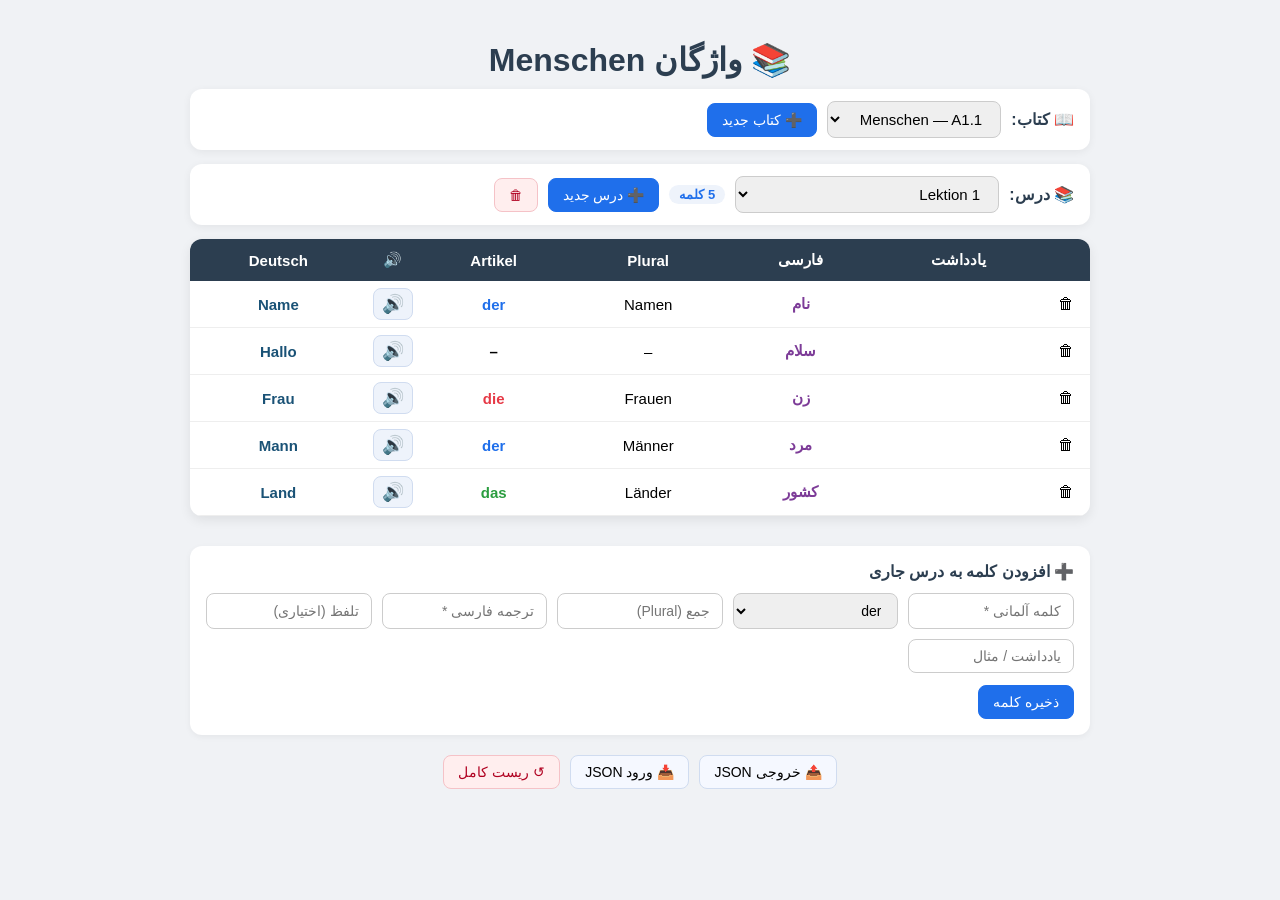
<file: menstchenA1.1.html>
<!DOCTYPE html>
<html lang="fa" dir="rtl">
<head>
<meta charset="UTF-8">
<meta name="viewport" content="width=device-width, initial-scale=1.0">
<title>واژگان Menschen - کارت و جدول</title>
<style>
  * { box-sizing: border-box; }
  body { font-family: 'Tahoma', 'Vazirmatn', sans-serif; background: #f0f2f5; margin: 0; padding: 20px; direction: rtl; }
  h1 { text-align: center; color: #2c3e50; margin-bottom: 10px; }
  .selector-panel { background: white; border-radius: 12px; padding: 12px 16px; max-width: 900px; margin: 0 auto 14px; box-shadow: 0 2px 8px rgba(0,0,0,0.06); }
  .selector-row { display: flex; gap: 10px; align-items: center; flex-wrap: wrap; }
  .selector-row label { font-weight: 600; color: #2c3e50; }
  .selector-row select, .selector-row input { padding: 8px 14px; font-size: 15px; border-radius: 8px; border: 1px solid #ccc; font-family: inherit; }
  .btn { padding: 8px 14px; border-radius: 8px; border: 1px solid #d0dcf0; background: #f5f8ff; cursor: pointer; font-family: inherit; font-size: 14px; transition: all 0.15s; }
  .btn:hover { background: #e5efff; }
  .btn-primary { background: #1f6feb; color: white; border-color: #1f6feb; }
  .btn-primary:hover { background: #145bb8; }
  .btn-danger { background: #fee; color: #b00020; border-color: #f5c2c7; }
  .btn-danger:hover { background: #fdd; }
  .hidden { display: none !important; }
  .inline-form { margin-top: 10px; }
  .table-container { background: white; border-radius: 12px; box-shadow: 0 4px 12px rgba(0,0,0,0.08); overflow-x: auto; max-width: 900px; margin: 0 auto 30px; }
  table { width: 100%; border-collapse: collapse; direction: ltr; }
  th { background: #2c3e50; color: white; padding: 12px; font-size: 15px; }
  td { padding: 10px 12px; border-bottom: 1px solid #eee; text-align: center; font-size: 15px; }
  tr:hover td { background: #f8faff; cursor: pointer; }
  .de { font-weight: bold; color: #1a5276; }
  .fa { color: #7d3c98; font-weight: 600; }
  .art { font-weight: bold; }
  .art.der { color: #1f6feb; }
  .art.die { color: #e63946; }
  .art.das { color: #2a9d3f; }
  .note-cell { color: #666; font-size: 13px; font-style: italic; max-width: 160px; }
  .action-cell { width: 40px; }
  .sound-cell { width: 50px; padding: 6px !important; }
  .speak-btn { background: #eef3fb; border: 1px solid #d0dcf0; border-radius: 8px; cursor: pointer; font-size: 18px; padding: 4px 8px; transition: all 0.2s; }
  .speak-btn:hover { background: #dbe7fa; transform: scale(1.1); }
  .icon-btn { background: none; border: none; cursor: pointer; font-size: 16px; padding: 4px; border-radius: 6px; }
  .icon-btn.delete:hover { background: #fdd; }
  .hint { text-align: center; color: #888; padding: 14px; font-size: 14px; max-width: 900px; margin: 0 auto 20px; }
  .count-badge { background: #eef3fb; color: #1f6feb; padding: 2px 10px; border-radius: 20px; font-size: 13px; font-weight: 600; }
  .add-word-form { background: white; border-radius: 12px; padding: 16px; max-width: 900px; margin: 0 auto 20px; box-shadow: 0 2px 6px rgba(0,0,0,0.05); }
  .add-word-form h3 { margin: 0 0 12px; color: #2c3e50; font-size: 16px; }
  .form-grid { display: grid; grid-template-columns: repeat(auto-fit, minmax(150px, 1fr)); gap: 10px; margin-bottom: 12px; }
  .form-grid input, .form-grid select { padding: 8px 12px; border-radius: 8px; border: 1px solid #ccc; font-family: inherit; font-size: 14px; }
  .io-panel { display: flex; gap: 10px; justify-content: center; max-width: 900px; margin: 20px auto; flex-wrap: wrap; }
  .card-overlay { display: none; position: fixed; inset: 0; background: rgba(0,0,0,0.5); z-index: 1000; justify-content: center; align-items: center; direction: ltr; }
  .card-overlay.active { display: flex; }
  .flashcard { width: 300px; height: 200px; perspective: 1000px; cursor: pointer; }
  .flashcard-inner { position: relative; width: 100%; height: 100%; transition: transform 0.6s; transform-style: preserve-3d; }
  .flashcard.flipped .flashcard-inner { transform: rotateY(180deg); }
  .flashcard-front, .flashcard-back { position: absolute; width: 100%; height: 100%; backface-visibility: hidden; border-radius: 16px; display: flex; flex-direction: column; justify-content: center; align-items: center; font-size: 24px; box-shadow: 0 8px 20px rgba(0,0,0,0.2); padding: 20px; }
  .flashcard-front { background: #ffffff; color: #2c3e50; }
  .flashcard-front .art { font-size: 18px; margin-bottom: 4px; }
  .flashcard-front .de { font-size: 28px; }
  .flashcard-back { background: #7d3c98; color: white; transform: rotateY(180deg); font-size: 26px; }
  .card-note { font-size: 14px; opacity: 0.85; margin-top: 10px; }
  .close-card { position: absolute; top: 20px; right: 20px; font-size: 30px; color: white; cursor: pointer; background: none; border: none; }
</style>
</head>
<body>

<h1>📚 واژگان Menschen</h1>

<div class="selector-panel">
  <div class="selector-row">
    <label>📖 کتاب:</label>
    <select id="bookSelect"></select>
    <button class="btn btn-primary" id="toggleBookForm">➕ کتاب جدید</button>
    <button class="btn btn-danger" id="deleteBook">🗑</button>
  </div>
  <div class="selector-row inline-form hidden" id="bookForm">
    <input id="bookName" placeholder="نام کتاب (مثلاً Menschen)">
    <select id="bookLevel">
      <option>A1.1</option><option>A1.2</option><option>A2.1</option><option>A2.2</option>
      <option>B1.1</option><option>B1.2</option><option>B2.1</option><option>B2.2</option><option>C1</option>
    </select>
    <button class="btn btn-primary" id="saveBook">ذخیره</button>
    <button class="btn" id="cancelBook">لغو</button>
  </div>
</div>

<div class="selector-panel">
  <div class="selector-row">
    <label>📚 درس:</label>
    <select id="lessonSelect"></select>
    <span class="count-badge" id="wordCount">0 کلمه</span>
    <button class="btn btn-primary" id="toggleLessonForm">➕ درس جدید</button>
    <button class="btn btn-danger" id="deleteLesson">🗑</button>
  </div>
  <div class="selector-row inline-form hidden" id="lessonForm">
    <input id="lessonTitle" placeholder="عنوان درس (مثلاً Lektion 3)">
    <button class="btn btn-primary" id="saveLesson">ذخیره</button>
    <button class="btn" id="cancelLesson">لغو</button>
  </div>
</div>

<div id="tableWrapper"></div>

<div class="add-word-form hidden" id="addWordPanel">
  <h3>➕ افزودن کلمه به درس جاری</h3>
  <div class="form-grid">
    <input id="wDe" placeholder="کلمه آلمانی *">
    <select id="wArt">
      <option value="der">der</option>
      <option value="die">die</option>
      <option value="das">das</option>
      <option value="–">–</option>
    </select>
    <input id="wPlural" placeholder="جمع (Plural)">
    <input id="wFa" placeholder="ترجمه فارسی *">
    <input id="wSpeak" placeholder="تلفظ (اختیاری)">
    <input id="wNote" placeholder="یادداشت / مثال">
  </div>
  <button class="btn btn-primary" id="saveWord">ذخیره کلمه</button>
</div>

<div class="io-panel">
  <button class="btn" id="exportBtn">📤 خروجی JSON</button>
  <button class="btn" id="importBtn">📥 ورود JSON</button>
  <input type="file" id="importFile" accept=".json" hidden>
  <button class="btn btn-danger" id="resetBtn">↺ ریست کامل</button>
</div>

<div class="card-overlay" id="cardOverlay">
  <button class="close-card" id="closeCard">&times;</button>
  <div class="flashcard" id="flashcard">
    <div class="flashcard-inner">
      <div class="flashcard-front">
        <span class="art" id="cardArt"></span>
        <span class="de" id="cardDe"></span>
      </div>
      <div class="flashcard-back" id="cardBack"></div>
    </div>
  </div>
</div>

<script>
(function () {
  'use strict';

  var STORAGE_KEY = 'german-vocab-v2';
  var uidCounter = 0;
  function uid() {
    uidCounter++;
    return 'id' + Date.now().toString(36) + uidCounter.toString(36) + Math.random().toString(36).slice(2, 6);
  }

  function escapeHtml(s) {
    return String(s == null ? '' : s).replace(/[&<>"']/g, function (c) {
      return ({ '&': '&amp;', '<': '&lt;', '>': '&gt;', '"': '&quot;', "'": '&#39;' })[c];
    });
  }

  // ---------- داده‌های پیش‌فرض ----------
  function defaultBooks() {
    return [{
      id: 'menschen-a1-1',
      name: 'Menschen',
      level: 'A1.1',
      lessons: [
        {
          id: uid(), title: 'Lektion 1',
          words: [
            { id: uid(), de: 'Name',  art: 'der', plural: 'Namen',   fa: 'نام',  speak: 'Name' },
            { id: uid(), de: 'Hallo', art: '–',   plural: '–',       fa: 'سلام', speak: 'Hallo' },
            { id: uid(), de: 'Frau',  art: 'die', plural: 'Frauen',  fa: 'زن',   speak: 'Frau' },
            { id: uid(), de: 'Mann',  art: 'der', plural: 'Männer',  fa: 'مرد',  speak: 'Mann' },
            { id: uid(), de: 'Land',  art: 'das', plural: 'Länder',  fa: 'کشور', speak: 'Land' }
          ]
        },
        {
          id: uid(), title: 'Lektion 2',
          words: [
            { id: uid(), de: 'Buch',  art: 'das', plural: 'Bücher', fa: 'کتاب', speak: 'Buch' },
            { id: uid(), de: 'Tisch', art: 'der', plural: 'Tische', fa: 'میز',  speak: 'Tisch' },
            { id: uid(), de: 'Lampe', art: 'die', plural: 'Lampen', fa: 'لامپ', speak: 'Lampe' }
          ]
        },
        {
          id: uid(), title: 'Lektion 3',
          words: [
            { id: uid(), de: 'Apfel',  art: 'der', plural: 'Äpfel', fa: 'سیب', speak: 'Apfel' },
            { id: uid(), de: 'Wasser', art: 'das', plural: '–',     fa: 'آب',  speak: 'Wasser' },
            { id: uid(), de: 'Milch',  art: 'die', plural: '–',     fa: 'شیر', speak: 'Milch' }
          ]
        },
        {
          id: uid(), title: 'Lektion 4 — رنگ‌ها، متریال‌ها و اشیا',
          words: [
            { id: uid(), de: 'Farbe',       art: 'die', plural: 'Farben',        fa: 'رنگ',              speak: 'Farbe' },
            { id: uid(), de: 'rot',         art: '–',   plural: '–',              fa: 'قرمز',             speak: 'rot' },
            { id: uid(), de: 'blau',        art: '–',   plural: '–',              fa: 'آبی',              speak: 'blau' },
            { id: uid(), de: 'grün',        art: '–',   plural: '–',              fa: 'سبز',              speak: 'grün' },
            { id: uid(), de: 'gelb',        art: '–',   plural: '–',              fa: 'زرد',              speak: 'gelb' },
            { id: uid(), de: 'schwarz',     art: '–',   plural: '–',              fa: 'مشکی',             speak: 'schwarz' },
            { id: uid(), de: 'weiß',        art: '–',   plural: '–',              fa: 'سفید',             speak: 'weiß' },
            { id: uid(), de: 'grau',        art: '–',   plural: '–',              fa: 'خاکستری',          speak: 'grau' },
            { id: uid(), de: 'braun',       art: '–',   plural: '–',              fa: 'قهوه‌ای',           speak: 'braun' },
            { id: uid(), de: 'orange',      art: '–',   plural: '–',              fa: 'نارنجی',           speak: 'orange' },
            { id: uid(), de: 'rosa / pink', art: '–',   plural: '–',              fa: 'صورتی',            speak: 'rosa' },
            { id: uid(), de: 'lila',        art: '–',   plural: '–',              fa: 'بنفش',             speak: 'lila' },
            { id: uid(), de: 'Kunststoff',  art: 'der', plural: 'Kunststoffe',    fa: 'پلاستیک',          speak: 'Kunststoff' },
            { id: uid(), de: 'Glas',        art: 'das', plural: 'Gläser',         fa: 'شیشه',             speak: 'Glas' },
            { id: uid(), de: 'Metall',      art: 'das', plural: 'Metalle',        fa: 'فلز',              speak: 'Metall' },
            { id: uid(), de: 'Holz',        art: 'das', plural: 'Hölzer',         fa: 'چوب',              speak: 'Holz' },
            { id: uid(), de: 'Eisen',       art: 'das', plural: '–',              fa: 'آهن',              speak: 'Eisen' },
            { id: uid(), de: 'Gummi',       art: 'das', plural: '–',              fa: 'لاستیک',           speak: 'Gummi' },
            { id: uid(), de: 'Papier',      art: 'das', plural: 'Papiere',        fa: 'کاغذ',             speak: 'Papier' },
            { id: uid(), de: 'Leder',       art: 'das', plural: '–',              fa: 'چرم',              speak: 'Leder' },
            { id: uid(), de: 'Wolle',       art: 'die', plural: 'Wollen',         fa: 'پشم',              speak: 'Wolle' },
            { id: uid(), de: 'Baumwolle',   art: 'die', plural: '–',              fa: 'پنبه',             speak: 'Baumwolle' },
            { id: uid(), de: 'Bleistift',      art: 'der', plural: 'Bleistifte',     fa: 'مداد',                speak: 'Bleistift' },
            { id: uid(), de: 'Brille',         art: 'die', plural: 'Brillen',        fa: 'عینک',                speak: 'Brille' },
            { id: uid(), de: 'Buch',           art: 'das', plural: 'Bücher',         fa: 'کتاب',                speak: 'Buch' },
            { id: uid(), de: 'Flasche',        art: 'die', plural: 'Flaschen',       fa: 'بطری',                speak: 'Flasche' },
            { id: uid(), de: 'Feuerzeug',      art: 'das', plural: 'Feuerzeuge',     fa: 'فندک',                speak: 'Feuerzeug' },
            { id: uid(), de: 'Kamera',         art: 'die', plural: 'Kameras',        fa: 'دوربین',              speak: 'Kamera' },
            { id: uid(), de: 'Halskette',      art: 'die', plural: 'Halsketten',     fa: 'زنجیر گردن‌بند',     speak: 'Halskette' },
            { id: uid(), de: 'Kugelschreiber', art: 'der', plural: 'Kugelschreiber', fa: 'خودکار',              speak: 'Kugelschreiber' },
            { id: uid(), de: 'Schlüssel',      art: 'der', plural: 'Schlüssel',      fa: 'کلید',                speak: 'Schlüssel' },
            { id: uid(), de: 'Tasche',         art: 'die', plural: 'Taschen',        fa: 'کیف',                 speak: 'Tasche' },
            { id: uid(), de: 'Uhr',            art: 'die', plural: 'Uhren',          fa: 'ساعت',                speak: 'Uhr' },
            { id: uid(), de: 'Regenschirm',    art: 'der', plural: 'Regenschirme',   fa: 'چتر',                 speak: 'Regenschirm' },
            { id: uid(), de: 'Streichholz',    art: 'das', plural: 'Streichhölzer',  fa: 'کبریت',               speak: 'Streichholz' },
            { id: uid(), de: 'Geldbörse',      art: 'die', plural: 'Geldbörsen',     fa: 'کیف پول',             speak: 'Geldbörse' },
            { id: uid(), de: 'Seife',          art: 'die', plural: 'Seifen',         fa: 'صابون',               speak: 'Seife' },
            { id: uid(), de: 'Laptop',         art: 'der', plural: 'Laptops',        fa: 'لپ‌تاپ',              speak: 'Laptop' },
            { id: uid(), de: 'E-Mail',         art: 'die', plural: 'E-Mails',        fa: 'ایمیل',               speak: 'E-Mail' },
            { id: uid(), de: 'Telefon',        art: 'das', plural: 'Telefone',       fa: 'تلفن',                speak: 'Telefon' },
            { id: uid(), de: 'SMS',            art: 'die', plural: 'SMS',            fa: 'اس ام اس',            speak: 'SMS' },
            { id: uid(), de: 'Briefmarke',     art: 'die', plural: 'Briefmarken',    fa: 'تمبر',                speak: 'Briefmarke' },
            { id: uid(), de: 'Rechnung',       art: 'die', plural: 'Rechnungen',     fa: 'صورت‌حساب / فاکتور', speak: 'Rechnung' },
            { id: uid(), de: 'Formular',       art: 'das', plural: 'Formulare',      fa: 'فرم / پرسشنامه',      speak: 'Formular' },
            { id: uid(), de: 'Drucker',        art: 'der', plural: 'Drucker',        fa: 'پرینتر',              speak: 'Drucker' },
            { id: uid(), de: 'Maus',           art: 'die', plural: 'Mäuse',          fa: 'موس',                 speak: 'Maus' },
            { id: uid(), de: 'Computer',       art: 'der', plural: 'Computer',       fa: 'کامپیوتر',            speak: 'Computer' },
            { id: uid(), de: 'Stift',          art: 'der', plural: 'Stifte',         fa: 'خودکار / مداد',       speak: 'Stift' },
            { id: uid(), de: 'Notizbuch',      art: 'das', plural: 'Notizbücher',    fa: 'دفتر',                speak: 'Notizbuch' },
            { id: uid(), de: 'Kalender',       art: 'der', plural: 'Kalender',       fa: 'تقویم',               speak: 'Kalender' },
            { id: uid(), de: 'Monitor',        art: 'der', plural: 'Monitore',       fa: 'مانیتور',             speak: 'Monitor' }
          ]
        }
      ]
    }];
  }

  // ---------- State ----------
  var state;

  function loadState() {
    try {
      var raw = localStorage.getItem(STORAGE_KEY);
      if (!raw) return null;
      var p = JSON.parse(raw);
      if (!p || !Array.isArray(p.books) || p.books.length === 0) return null;
      return p;
    } catch (e) { return null; }
  }

  function saveState() {
    try { localStorage.setItem(STORAGE_KEY, JSON.stringify(state)); }
    catch (e) { console.error(e); }
  }

  function currentBook() {
    if (!state) return null;
    for (var i = 0; i < state.books.length; i++) {
      if (state.books[i].id === state.activeBookId) return state.books[i];
    }
    return null;
  }
  function currentLesson() {
    var b = currentBook();
    if (!b) return null;
    for (var i = 0; i < b.lessons.length; i++) {
      if (b.lessons[i].id === state.activeLessonId) return b.lessons[i];
    }
    return null;
  }

  function initState() {
    var loaded = loadState();
    state = loaded || { books: defaultBooks(), activeBookId: null, activeLessonId: null };
    var found = false;
    for (var i = 0; i < state.books.length; i++) {
      if (state.books[i].id === state.activeBookId) { found = true; break; }
    }
    if (!found) state.activeBookId = state.books.length ? state.books[0].id : null;
    var b = currentBook();
    found = false;
    if (b) {
      for (var j = 0; j < b.lessons.length; j++) {
        if (b.lessons[j].id === state.activeLessonId) { found = true; break; }
      }
    }
    if (!found) state.activeLessonId = (b && b.lessons.length) ? b.lessons[0].id : null;
  }

  // ---------- Render ----------
  function renderBooks() {
    var sel = document.getElementById('bookSelect');
    sel.innerHTML = '';
    if (state.books.length === 0) {
      var o = document.createElement('option');
      o.value = ''; o.textContent = '— بدون کتاب —';
      sel.appendChild(o);
    } else {
      for (var i = 0; i < state.books.length; i++) {
        var b = state.books[i];
        var opt = document.createElement('option');
        opt.value = b.id;
        opt.textContent = b.name + ' — ' + b.level;
        if (b.id === state.activeBookId) opt.selected = true;
        sel.appendChild(opt);
      }
    }
    document.getElementById('deleteBook').style.display = state.books.length > 1 ? '' : 'none';
  }

  function renderLessons() {
    var sel = document.getElementById('lessonSelect');
    sel.innerHTML = '';
    var b = currentBook();
    if (!b || b.lessons.length === 0) {
      var o = document.createElement('option');
      o.value = ''; o.textContent = '— بدون درس —';
      sel.appendChild(o);
      document.getElementById('deleteLesson').style.display = 'none';
      return;
    }
    for (var i = 0; i < b.lessons.length; i++) {
      var l = b.lessons[i];
      var opt = document.createElement('option');
      opt.value = l.id; opt.textContent = l.title;
      if (l.id === state.activeLessonId) opt.selected = true;
      sel.appendChild(opt);
    }
    document.getElementById('deleteLesson').style.display = '';
  }

  function articleClass(a) {
    return (a === 'der' || a === 'die' || a === 'das') ? a : '';
  }

  function renderTable() {
    var wrap = document.getElementById('tableWrapper');
    var addPanel = document.getElementById('addWordPanel');
    var badge = document.getElementById('wordCount');
    var lesson = currentLesson();

    badge.textContent = (lesson ? lesson.words.length : 0) + ' کلمه';

    if (!lesson) {
      wrap.innerHTML = '<p class="hint">برای دیدن کلمات، ابتدا یک درس انتخاب یا ایجاد کنید.</p>';
      addPanel.classList.add('hidden');
      return;
    }
    addPanel.classList.remove('hidden');

    if (lesson.words.length === 0) {
      wrap.innerHTML = '<p class="hint">هنوز کلمه‌ای در این درس نیست. از فرم پایین اضافه کنید. ⬇</p>';
      return;
    }

    var rows = '';
    for (var i = 0; i < lesson.words.length; i++) {
      var w = lesson.words[i];
      rows +=
        '<tr data-id="' + escapeHtml(w.id) + '">' +
          '<td class="de">' + escapeHtml(w.de) + '</td>' +
          '<td class="sound-cell"><button class="speak-btn" data-speak="' + escapeHtml(w.speak) + '">🔊</button></td>' +
          '<td class="art ' + articleClass(w.art) + '">' + escapeHtml(w.art) + '</td>' +
          '<td>' + escapeHtml(w.plural) + '</td>' +
          '<td class="fa">' + escapeHtml(w.fa) + '</td>' +
          '<td class="note-cell">' + escapeHtml(w.note || '') + '</td>' +
          '<td class="action-cell"><button class="icon-btn delete" data-del="' + escapeHtml(w.id) + '">🗑</button></td>' +
        '</tr>';
    }

    wrap.innerHTML =
      '<div class="table-container">' +
        '<table>' +
          '<thead><tr>' +
            '<th>Deutsch</th><th>🔊</th><th>Artikel</th><th>Plural</th>' +
            '<th>فارسی</th><th>یادداشت</th><th></th>' +
          '</tr></thead>' +
          '<tbody>' + rows + '</tbody>' +
        '</table>' +
      '</div>';

    var speakBtns = wrap.querySelectorAll('.speak-btn');
    for (var s = 0; s < speakBtns.length; s++) {
      speakBtns[s].addEventListener('click', function (e) {
        e.stopPropagation();
        speakGerman(this.getAttribute('data-speak'));
      });
    }
    var delBtns = wrap.querySelectorAll('[data-del]');
    for (var d = 0; d < delBtns.length; d++) {
      delBtns[d].addEventListener('click', function (e) {
        e.stopPropagation();
        var id = this.getAttribute('data-del');
        var target = null;
        for (var k = 0; k < lesson.words.length; k++) {
          if (lesson.words[k].id === id) { target = lesson.words[k]; break; }
        }
        if (target && confirm('حذف «' + target.de + '»؟')) {
          var newWords = [];
          for (var m = 0; m < lesson.words.length; m++) {
            if (lesson.words[m].id !== id) newWords.push(lesson.words[m]);
          }
          lesson.words = newWords;
          saveState();
          renderTable();
        }
      });
    }
    var trs = wrap.querySelectorAll('tbody tr');
    for (var t = 0; t < trs.length; t++) {
      (function (tr) {
        tr.addEventListener('click', function () {
          var id = tr.getAttribute('data-id');
          for (var k = 0; k < lesson.words.length; k++) {
            if (lesson.words[k].id === id) { openCard(lesson.words[k]); return; }
          }
        });
      })(trs[t]);
    }
  }

  // ---------- تلفظ ----------
  function speakGerman(text) {
    if (!('speechSynthesis' in window)) {
      alert('مرورگر شما از تلفظ صوتی پشتیبانی نمی‌کند.');
      return;
    }
    window.speechSynthesis.cancel();
    var u = new SpeechSynthesisUtterance(text);
    u.lang = 'de-DE';
    u.rate = 0.9;
    window.speechSynthesis.speak(u);
  }

  // ---------- فلش‌کارت ----------
  function openCard(word) {
    var art = document.getElementById('cardArt');
    art.textContent = word.art !== '–' ? word.art : '';
    art.className = 'art ' + articleClass(word.art);
    document.getElementById('cardDe').textContent = word.de;
    document.getElementById('cardBack').innerHTML =
      escapeHtml(word.fa) + (word.note ? '<div class="card-note">' + escapeHtml(word.note) + '</div>' : '');
    document.getElementById('flashcard').classList.remove('flipped');
    document.getElementById('cardOverlay').classList.add('active');
  }
  function closeCard() {
    document.getElementById('cardOverlay').classList.remove('active');
  }

  // ---------- Eventها ----------
  function bindEvents() {
    document.getElementById('bookSelect').addEventListener('change', function (e) {
      state.activeBookId = e.target.value || null;
      var b = currentBook();
      state.activeLessonId = (b && b.lessons.length) ? b.lessons[0].id : null;
      saveState(); renderLessons(); renderTable();
    });
    document.getElementById('toggleBookForm').addEventListener('click', function () {
      document.getElementById('bookForm').classList.toggle('hidden');
    });
    document.getElementById('cancelBook').addEventListener('click', function () {
      document.getElementById('bookForm').classList.add('hidden');
    });
    document.getElementById('saveBook').addEventListener('click', function () {
      var name = document.getElementById('bookName').value.trim();
      var level = document.getElementById('bookLevel').value;
      if (!name) { alert('نام کتاب را وارد کنید.'); return; }
      state.books.push({ id: uid(), name: name, level: level, lessons: [] });
      state.activeBookId = state.books[state.books.length - 1].id;
      state.activeLessonId = null;
      saveState();
      document.getElementById('bookName').value = '';
      document.getElementById('bookForm').classList.add('hidden');
      renderBooks(); renderLessons(); renderTable();
    });
    document.getElementById('deleteBook').addEventListener('click', function () {
      var b = currentBook();
      if (!b) return;
      if (!confirm('حذف کتاب «' + b.name + '» و همه درس‌هایش؟')) return;
      var newBooks = [];
      for (var i = 0; i < state.books.length; i++) {
        if (state.books[i].id !== b.id) newBooks.push(state.books[i]);
      }
      state.books = newBooks;
      state.activeBookId = state.books.length ? state.books[0].id : null;
      var nb = currentBook();
      state.activeLessonId = (nb && nb.lessons.length) ? nb.lessons[0].id : null;
      saveState(); renderBooks(); renderLessons(); renderTable();
    });

    document.getElementById('lessonSelect').addEventListener('change', function (e) {
      state.activeLessonId = e.target.value || null;
      saveState(); renderTable();
    });
    document.getElementById('toggleLessonForm').addEventListener('click', function () {
      document.getElementById('lessonForm').classList.toggle('hidden');
    });
    document.getElementById('cancelLesson').addEventListener('click', function () {
      document.getElementById('lessonForm').classList.add('hidden');
    });
    document.getElementById('saveLesson').addEventListener('click', function () {
      var b = currentBook();
      if (!b) { alert('ابتدا یک کتاب انتخاب یا ایجاد کنید.'); return; }
      var title = document.getElementById('lessonTitle').value.trim();
      if (!title) { alert('عنوان درس را وارد کنید.'); return; }
      b.lessons.push({ id: uid(), title: title, words: [] });
      state.activeLessonId = b.lessons[b.lessons.length - 1].id;
      saveState();
      document.getElementById('lessonTitle').value = '';
      document.getElementById('lessonForm').classList.add('hidden');
      renderLessons(); renderTable();
    });
    document.getElementById('deleteLesson').addEventListener('click', function () {
      var b = currentBook();
      var lesson = currentLesson();
      if (!b || !lesson) return;
      if (!confirm('حذف درس «' + lesson.title + '» و همه کلماتش؟')) return;
      var newLessons = [];
      for (var i = 0; i < b.lessons.length; i++) {
        if (b.lessons[i].id !== lesson.id) newLessons.push(b.lessons[i]);
      }
      b.lessons = newLessons;
      state.activeLessonId = b.lessons.length ? b.lessons[0].id : null;
      saveState(); renderLessons(); renderTable();
    });

    document.getElementById('saveWord').addEventListener('click', function () {
      var lesson = currentLesson();
      if (!lesson) { alert('ابتدا یک درس انتخاب کنید.'); return; }
      var de = document.getElementById('wDe').value.trim();
      var fa = document.getElementById('wFa').value.trim();
      if (!de || !fa) { alert('کلمه آلمانی و ترجمه فارسی الزامی است.'); return; }
      lesson.words.push({
        id: uid(),
        de: de,
        art: document.getElementById('wArt').value,
        plural: document.getElementById('wPlural').value.trim() || '–',
        fa: fa,
        speak: document.getElementById('wSpeak').value.trim() || de,
        note: document.getElementById('wNote').value.trim() || undefined
      });
      saveState();
      ['wDe','wPlural','wFa','wSpeak','wNote'].forEach(function (id) {
        document.getElementById(id).value = '';
      });
      document.getElementById('wDe').focus();
      renderTable();
    });

    document.getElementById('flashcard').addEventListener('click', function () {
      document.getElementById('flashcard').classList.toggle('flipped');
    });
    document.getElementById('closeCard').addEventListener('click', closeCard);
    document.getElementById('cardOverlay').addEventListener('click', function (e) {
      if (e.target.id === 'cardOverlay') closeCard();
    });
    document.addEventListener('keydown', function (e) {
      if (e.key === 'Escape') closeCard();
    });

    document.getElementById('exportBtn').addEventListener('click', function () {
      var blob = new Blob([JSON.stringify(state.books, null, 2)], { type: 'application/json' });
      var url = URL.createObjectURL(blob);
      var a = document.createElement('a');
      a.href = url;
      a.download = 'german-vocab-' + new Date().toISOString().slice(0, 10) + '.json';
      a.click();
      URL.revokeObjectURL(url);
    });
    document.getElementById('importBtn').addEventListener('click', function () {
      document.getElementById('importFile').click();
    });
    document.getElementById('importFile').addEventListener('change', function (e) {
      var file = e.target.files[0]; if (!file) return;
      var reader = new FileReader();
      reader.onload = function () {
        try {
          var books = JSON.parse(reader.result);
          if (!Array.isArray(books)) throw new Error('ساختار فایل نامعتبر است');
          if (!confirm('داده‌های فعلی جایگزین می‌شوند. ادامه؟')) return;
          state.books = books;
          state.activeBookId = books.length ? books[0].id : null;
          state.activeLessonId = (books.length && books[0].lessons.length) ? books[0].lessons[0].id : null;
          saveState(); renderBooks(); renderLessons(); renderTable();
          alert('ورود با موفقیت انجام شد.');
        } catch (err) { alert('خطا: ' + err.message); }
      };
      reader.readAsText(file);
      e.target.value = '';
    });
    document.getElementById('resetBtn').addEventListener('click', function () {
      if (!confirm('همه داده‌ها به حالت اولیه برمی‌گردند. مطمئنید؟')) return;
      state = { books: defaultBooks(), activeBookId: null, activeLessonId: null };
      initState(); saveState(); renderBooks(); renderLessons(); renderTable();
    });
  }

  // ---------- اجرا ----------
  initState();
  renderBooks();
  renderLessons();
  renderTable();
  bindEvents();
})();
</script>
</body>
</html>
</file>
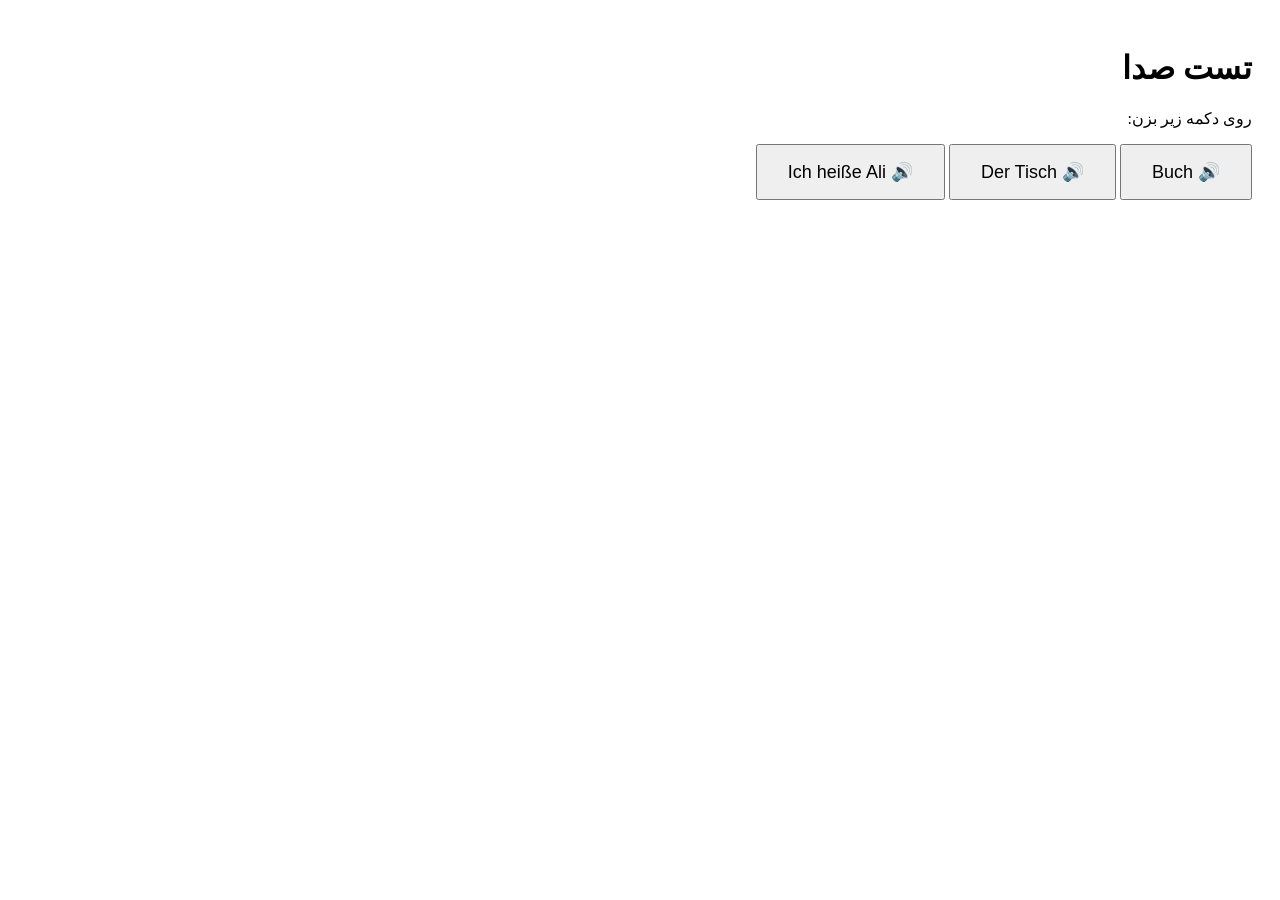
<file: tabdiltts.html>
<!DOCTYPE html>
<html lang="fa">

<head>
    <meta charset="UTF-8">
    <title>تست صدا</title>
</head>

<body style="font-family: Tahoma; padding: 20px; direction: rtl;">

    <h1>تست صدا</h1>

    <p>روی دکمه زیر بزن:</p>

    <button onclick="speak('Buch')" style="padding: 15px 30px; font-size: 18px; cursor: pointer;">
        🔊 Buch
    </button>

    <button onclick="speak('Der Tisch')" style="padding: 15px 30px; font-size: 18px; cursor: pointer;">
        🔊 Der Tisch
    </button>

    <button onclick="speak('Ich heiße Ali')" style="padding: 15px 30px; font-size: 18px; cursor: pointer;">
        🔊 Ich heiße Ali
    </button>



    <script>

        function speak(text) {
            // ۱. ساخت پیام
            var u = new SpeechSynthesisUtterance(text);

            // ۲. تنظیم زبان آلمانی
            u.lang = 'de-DE';

            // ۳. سرعت رو 0.9 (کمی کند)
            u.rate = 0.9;

            // ۴. بگو حالا بگو!
            window.speechSynthesis.speak(u);

        }







        let uidCounter = 0;

        function uid() {
            uidCounter++;

            return 'id' +
                Date.now().toString(36) +
                uidCounter.toString(36) +
                Math.random().toString(36).slice(2, 6);
        }

        const user1 = {
            id: uid(),
            name: "Ali"
        };

        const user2 = {
            id: uid(),
            name: "Reza"
        };

        console.log(user1);
        console.log(user2);
    </script>

</body>

</html>
</file>
<file: style/style2.css>
/* ============================================================
   🎨 GERMAN VOCAB PRO — STYLESHEET (v5)
   ============================================================ */

/* ============================================================
   THEME VARIABLES — DARK (پیش‌فرض)
   ============================================================ */
:root,
[data-theme="dark"] {
  --primary: #7c83f7;
  --primary-hover: #6366f1;
  --primary-glow: rgba(124, 131, 247, 0.35);
  --bg: #0d1224;
  --bg-2: #161d36;
  --bg-3: #223056;
  --surface: rgba(22, 29, 54, 0.72);
  --surface-2: rgba(34, 48, 86, 0.55);
  --text: #f1f5f9;
  --text-soft: #cbd5e1;
  --muted: #94a3b8;
  --accent: #34d399;
  --accent-glow: rgba(52, 211, 153, 0.32);
  --danger: #f87171;
  --danger-glow: rgba(248, 113, 113, 0.32);
  --warning: #fbbf24;
  --warning-glow: rgba(251, 191, 36, 0.32);
  --info: #60a5fa;
  --info-glow: rgba(96, 165, 250, 0.32);
  --purple: #c084fc;
  --purple-glow: rgba(192, 132, 252, 0.32);
  --neon: #bef264;

  /* ❤️⭐🔥 */
  --heart-color: #f43f5e;
  --heart-glow: rgba(244, 63, 94, 0.3);
  --star-color: #fbbf24;
  --star-glow: rgba(251, 191, 36, 0.3);
  --fire-color: #f97316;
  --fire-glow: rgba(249, 115, 22, 0.3);

  --border: rgba(148, 163, 184, 0.12);
  --border-soft: rgba(148, 163, 184, 0.08);
  --border-strong: rgba(148, 163, 184, 0.22);
  --card-bg: linear-gradient(135deg, rgba(22, 29, 54, 0.78), rgba(30, 27, 75, 0.68));
  --word-card-bg: linear-gradient(135deg, rgba(13, 18, 36, 0.82) 0%, rgba(28, 38, 68, 0.78) 100%);
  --modal-bg: linear-gradient(135deg, rgba(22, 29, 54, 0.96), rgba(30, 27, 75, 0.92));
  --fc-front-bg: linear-gradient(135deg, #1e2a4a, #2d2d6e);
  --fc-back-bg: linear-gradient(135deg, #064e3b, #065f46);
  --input-bg: rgba(13, 18, 36, 0.65);
  --hover-bg: rgba(124, 131, 247, 0.06);
  --shadow-sm: 0 4px 12px rgba(0, 0, 0, 0.22);
  --shadow-md: 0 10px 28px rgba(0, 0, 0, 0.28);
  --shadow-lg: 0 20px 50px rgba(0, 0, 0, 0.4);
  --radius: 16px;
  --radius-sm: 12px;
  --radius-lg: 24px;
  --radius-pill: 999px;
  --ease-out: cubic-bezier(0.22, 1, 0.36, 1);
  --ease-spring: cubic-bezier(0.34, 1.4, 0.64, 1);
  --ease-smooth: cubic-bezier(0.4, 0, 0.2, 1);

  /* رنگ‌های پس‌زمینه ملایم */
  --heart-bg: rgba(244, 63, 94, 0.08);
  --star-bg: rgba(251, 191, 36, 0.1);
  --fire-bg: rgba(249, 115, 22, 0.1);
}

/* ============================================================
   THEME VARIABLES — LIGHT
   ============================================================ */
[data-theme="light"] {
  --primary: #6366f1;
  --primary-hover: #4f46e5;
  --primary-glow: rgba(99, 102, 241, 0.2);
  --bg: #f5f7fb;
  --bg-2: #ffffff;
  --bg-3: #eef2f7;
  --surface: rgba(255, 255, 255, 0.9);
  --surface-2: rgba(248, 250, 252, 0.95);
  --text: #1e293b;
  --text-soft: #475569;
  --muted: #94a3b8;
  --accent: #10b981;
  --accent-glow: rgba(16, 185, 129, 0.15);
  --danger: #ef4444;
  --danger-glow: rgba(239, 68, 68, 0.15);
  --warning: #f59e0b;
  --warning-glow: rgba(245, 158, 11, 0.15);
  --info: #3b82f6;
  --info-glow: rgba(59, 130, 246, 0.15);
  --purple: #a855f7;
  --purple-glow: rgba(168, 85, 247, 0.15);
  --neon: #84cc16;

  --heart-color: #e11d48;
  --heart-glow: rgba(225, 29, 72, 0.2);
  --star-color: #d97706;
  --star-glow: rgba(217, 119, 6, 0.2);
  --fire-color: #ea580c;
  --fire-glow: rgba(234, 88, 12, 0.2);

  --border: rgba(148, 163, 184, 0.2);
  --border-soft: rgba(148, 163, 184, 0.12);
  --border-strong: rgba(148, 163, 184, 0.35);
  --card-bg: #ffffff;
  --word-card-bg: #ffffff;
  --modal-bg: #ffffff;
  --fc-front-bg: linear-gradient(135deg, #eef2ff 0%, #e0e7ff 100%);
  --fc-back-bg: linear-gradient(135deg, #ecfdf5 0%, #d1fae5 100%);
  --input-bg: #ffffff;
  --hover-bg: rgba(99, 102, 241, 0.04);
  --shadow-sm: 0 1px 3px rgba(15, 23, 42, 0.06), 0 1px 2px rgba(15, 23, 42, 0.04);
  --shadow-md: 0 4px 12px rgba(15, 23, 42, 0.08);
  --shadow-lg: 0 12px 32px rgba(15, 23, 42, 0.12);

  --heart-bg: rgba(225, 29, 72, 0.06);
  --star-bg: rgba(217, 119, 6, 0.08);
  --fire-bg: rgba(234, 88, 12, 0.08);
}

/* ============================================================
   RESET & BASE
   ============================================================ */
* {
  box-sizing: border-box;
  -webkit-tap-highlight-color: transparent;
}

html, body {
  margin: 0;
  padding: 0;
  overflow-x: hidden;
  width: 100%;
  scrollbar-width: thin;
  scrollbar-color: rgba(124, 131, 247, 0.4) transparent;
}

::-webkit-scrollbar {
  width: 4px !important;
  height: 4px !important;
}
::-webkit-scrollbar-track { background: transparent !important; }
::-webkit-scrollbar-thumb {
  background: rgba(124, 131, 247, 0.4) !important;
  border-radius: 10px !important;
}
::-webkit-scrollbar-thumb:hover { background: var(--primary) !important; }

body {
  font-family: 'Vazirmatn', Tahoma, -apple-system, BlinkMacSystemFont, sans-serif;
  background: var(--bg);
  color: var(--text);
  direction: rtl;
  font-size: 15px;
  line-height: 1.65;
  padding-bottom: env(safe-area-inset-bottom, 20px);
  min-height: 100vh;
  -webkit-font-smoothing: antialiased;
  -moz-osx-font-smoothing: grayscale;
  transition: background-color 0.3s ease, color 0.3s ease;
}

[data-theme="dark"] body {
  background-image:
    radial-gradient(900px 600px at 10% -5%, rgba(124, 131, 247, 0.1), transparent 55%),
    radial-gradient(800px 500px at 95% 100%, rgba(192, 132, 252, 0.1), transparent 55%);
  background-attachment: fixed;
}

[data-theme="light"] body {
  background: #f5f7fb;
  background-image:
    radial-gradient(1000px 600px at 0% 0%, rgba(99, 102, 241, 0.06), transparent 50%),
    radial-gradient(800px 500px at 100% 100%, rgba(168, 85, 247, 0.06), transparent 50%);
  background-attachment: fixed;
}

body.locked { overflow: hidden; }

h1, h2, h3, h4 {
  margin: 0 0 10px;
  font-weight: 800;
  letter-spacing: -0.3px;
  line-height: 1.35;
}
button { font-family: inherit; }
img { max-width: 100%; height: auto; }

::selection { background: var(--primary); color: #fff; }

/* ============================================================
   THEME TOGGLE
   ============================================================ */
.theme-toggle-btn {
  background: rgba(255, 255, 255, 0.15);
  border: 1px solid rgba(255, 255, 255, 0.3);
  color: #fff;
  width: 42px;
  height: 42px;
  border-radius: 50%;
  cursor: pointer;
  font-size: 20px;
  display: flex;
  align-items: center;
  justify-content: center;
  transition: all 0.35s var(--ease-spring);
  backdrop-filter: blur(8px);
  box-shadow: 0 4px 12px rgba(0, 0, 0, 0.15);
}
.theme-toggle-btn:hover {
  transform: scale(1.12) rotate(20deg);
  background: rgba(255, 255, 255, 0.28);
}

/* ============================================================
   BOOK LIBRARY
   ============================================================ */
.book-library-screen {
  min-height: 100vh;
  padding: 20px 16px;
  position: relative;
  overflow: hidden;
}

[data-theme="dark"] .book-library-screen {
  background:
    radial-gradient(900px 600px at 15% 10%, rgba(124, 131, 247, 0.22), transparent 55%),
    radial-gradient(800px 500px at 85% 90%, rgba(192, 132, 252, 0.2), transparent 55%),
    linear-gradient(135deg, #080c1a 0%, #110f26 50%, #080c1a 100%);
}

[data-theme="light"] .book-library-screen {
  background:
    radial-gradient(900px 600px at 15% 10%, rgba(99, 102, 241, 0.12), transparent 55%),
    radial-gradient(800px 500px at 85% 90%, rgba(168, 85, 247, 0.1), transparent 55%),
    linear-gradient(135deg, #f0f4ff 0%, #faf5ff 50%, #f0f4ff 100%);
}

.book-library-screen.hidden { display: none; }

.library-topbar {
  position: absolute;
  top: 16px;
  left: 16px;
  z-index: 10;
}

.library-hero {
  text-align: center;
  padding: 50px 16px 30px;
  position: relative;
  z-index: 1;
}

.library-hero h1 {
  font-size: clamp(26px, 6vw, 44px);
  margin: 0 0 10px;
  font-weight: 900;
  letter-spacing: -0.6px;
  background: linear-gradient(135deg, #c7d2fe 0%, #d8b4fe 35%, #f5d0fe 65%, #c7d2fe 100%);
  background-size: 300% 300%;
  -webkit-background-clip: text;
  background-clip: text;
  -webkit-text-fill-color: transparent;
  animation: titleShine 8s ease infinite;
  filter: drop-shadow(0 6px 24px rgba(192, 132, 252, 0.25));
}
[data-theme="light"] .library-hero h1 {
  background: linear-gradient(135deg, #4f46e5 0%, #7c3aed 50%, #a855f7 100%);
  background-size: 200% 200%;
  -webkit-background-clip: text;
  background-clip: text;
  -webkit-text-fill-color: transparent;
  filter: drop-shadow(0 2px 8px rgba(99, 102, 241, 0.15));
}

@keyframes titleShine {
  0%, 100% { background-position: 0% 50%; }
  50% { background-position: 100% 50%; }
}

.library-hero p {
  font-size: 14px;
  color: var(--muted);
  margin: 0;
  font-weight: 500;
}

.library-container {
  max-width: 1200px;
  margin: 0 auto;
  position: relative;
  z-index: 1;
}

.library-actions {
  display: flex;
  gap: 10px;
  justify-content: center;
  margin-bottom: 30px;
  flex-wrap: wrap;
}

.book-cards-grid {
  display: grid;
  grid-template-columns: repeat(auto-fill, minmax(240px, 1fr));
  gap: 20px;
}

.book-card-library {
  backdrop-filter: blur(14px);
  -webkit-backdrop-filter: blur(14px);
  border-radius: var(--radius-lg);
  overflow: hidden;
  cursor: pointer;
  transition: transform 0.4s var(--ease-out), box-shadow 0.4s var(--ease-out), border-color 0.4s var(--ease-out);
  position: relative;
  box-shadow: var(--shadow-md);
  border: 1.5px solid transparent;
  display: flex;
  flex-direction: column;
  min-width: 0;
}

[data-theme="dark"] .book-card-library {
  background: linear-gradient(135deg, rgba(22, 29, 54, 0.85) 0%, rgba(43, 38, 105, 0.8) 100%);
}

[data-theme="light"] .book-card-library {
  background: #ffffff;
  border-color: rgba(148, 163, 184, 0.15);
  box-shadow: 0 2px 8px rgba(15, 23, 42, 0.04), 0 8px 24px rgba(15, 23, 42, 0.06);
}

.book-card-library:hover {
  transform: translateY(-6px);
  border-color: var(--primary);
  box-shadow: 0 18px 40px rgba(0, 0, 0, 0.15), 0 0 32px rgba(124, 131, 247, 0.15);
}

.book-cover-wrap {
  position: relative;
  height: 180px;
  overflow: hidden;
  background: linear-gradient(135deg, #7c83f7, #c084fc);
}

.book-cover-wrap img {
  width: 100%;
  height: 100%;
  object-fit: cover;
  display: block;
  transition: transform 0.6s var(--ease-out);
}

.book-card-library:hover .book-cover-wrap img { transform: scale(1.06); }

.book-cover-placeholder {
  width: 100%;
  height: 100%;
  display: flex;
  flex-direction: column;
  align-items: center;
  justify-content: center;
  color: #fff;
  padding: 20px;
  text-align: center;
  background: radial-gradient(circle at 30% 30%, rgba(255, 255, 255, 0.12), transparent 50%), linear-gradient(135deg, #7c83f7, #c084fc);
}
.book-cover-placeholder .book-icon { font-size: 48px; margin-bottom: 8px; }
.book-cover-placeholder .book-name { font-size: 16px; font-weight: 800; word-break: break-word; line-height: 1.3; }

.book-level-badge {
  position: absolute;
  top: 10px;
  left: 10px;
  background: rgba(0, 0, 0, 0.65);
  color: #fff;
  padding: 5px 12px;
  border-radius: var(--radius-pill);
  font-size: 11px;
  font-weight: 800;
  backdrop-filter: blur(10px);
}

.book-card-body {
  padding: 14px 16px;
  flex: 1;
  display: flex;
  flex-direction: column;
  gap: 10px;
}

.book-card-title {
  font-size: 17px;
  font-weight: 800;
  margin: 0;
  word-break: break-word;
}
[data-theme="dark"] .book-card-title { color: #fff; }
[data-theme="light"] .book-card-title { color: #1e293b; }

.book-card-stats { display: flex; gap: 8px; flex-wrap: wrap; }

.book-stat {
  display: inline-flex;
  align-items: center;
  gap: 4px;
  padding: 4px 10px;
  border-radius: var(--radius-pill);
  font-size: 12px;
  font-weight: 700;
}
[data-theme="dark"] .book-stat {
  background: rgba(0, 0, 0, 0.3);
  color: var(--text-soft);
}
[data-theme="light"] .book-stat {
  background: rgba(99, 102, 241, 0.08);
  color: #4f46e5;
  border: 1px solid rgba(99, 102, 241, 0.15);
}

.book-card-progress { margin-top: auto; }
.book-progress-label {
  display: flex;
  justify-content: space-between;
  font-size: 11px;
  color: var(--muted);
  margin-bottom: 4px;
  font-weight: 600;
}
[data-theme="dark"] .book-progress-bar { background: rgba(255, 255, 255, 0.08); }
[data-theme="light"] .book-progress-bar { background: rgba(148, 163, 184, 0.2); }
.book-progress-bar {
  height: 5px;
  border-radius: 3px;
  overflow: hidden;
}
.book-progress-fill {
  height: 100%;
  background: linear-gradient(90deg, var(--accent), var(--primary), var(--purple));
  background-size: 200% 100%;
  border-radius: 3px;
  transition: width 0.5s var(--ease-out);
  animation: progressShine 4s linear infinite;
}
@keyframes progressShine {
  from { background-position: 0% 50%; }
  to { background-position: 200% 50%; }
}

.book-card-edit,
.book-card-delete,
.book-card-download {
  position: absolute;
  top: 10px;
  width: 32px;
  height: 32px;
  border-radius: 50%;
  cursor: pointer;
  font-size: 14px;
  display: flex;
  align-items: center;
  justify-content: center;
  transition: all 0.25s var(--ease-spring);
  z-index: 5;
  border: none;
  color: #fff;
  backdrop-filter: blur(8px);
  box-shadow: var(--shadow-sm);
  opacity: 0.9;
}
.book-card-edit:hover,
.book-card-delete:hover,
.book-card-download:hover { transform: scale(1.12); opacity: 1; }
.book-card-edit { right: 84px; background: rgba(96, 165, 250, 0.9); }
.book-card-delete { right: 10px; background: rgba(248, 113, 113, 0.9); }
.book-card-download { right: 47px; background: rgba(52, 211, 153, 0.9); }

.empty-library {
  grid-column: 1 / -1;
  text-align: center;
  padding: 60px 20px;
  color: var(--muted);
  font-size: 15px;
}
.empty-library .empty-icon { font-size: 64px; margin-bottom: 16px; opacity: 0.5; }

.main-app.hidden { display: none; }

/* ============================================================
   HEADER
   ============================================================ */
header {
  position: relative;
  padding: 14px 14px 18px;
  text-align: center;
  position: sticky;
  top: 0;
  z-index: 100;
  overflow: hidden;
  background: linear-gradient(135deg, #6366f1 0%, #8b5cf6 50%, #a855f7 100%);
  box-shadow: 0 4px 24px rgba(99, 102, 241, 0.25);
}

header::before {
  content: "";
  position: absolute;
  inset: -50%;
  background: conic-gradient(from 0deg, transparent 0deg, rgba(255, 255, 255, 0.06) 60deg, transparent 120deg, rgba(255, 255, 255, 0.04) 240deg, transparent 360deg);
  animation: headerSpin 24s linear infinite;
  z-index: 0;
  pointer-events: none;
}
@keyframes headerSpin { to { transform: rotate(360deg); } }

.header-top-bar {
  display: flex;
  align-items: center;
  justify-content: space-between;
  gap: 10px;
  margin-bottom: 10px;
  position: relative;
  z-index: 2;
  flex-wrap: wrap;
}

.header-actions-group {
  display: flex;
  align-items: center;
  gap: 6px;
  flex-wrap: wrap;
}

.header-action-btn,
.header-back-btn {
  display: inline-flex;
  align-items: center;
  gap: 6px;
  padding: 8px 14px;
  border-radius: var(--radius-pill);
  font-size: 12px;
  font-weight: 700;
  cursor: pointer;
  transition: all 0.25s var(--ease-out);
  white-space: nowrap;
  backdrop-filter: blur(10px);
  -webkit-backdrop-filter: blur(10px);
  color: #fff;
  border: 1px solid rgba(255, 255, 255, 0.3);
  background: rgba(255, 255, 255, 0.14);
  text-shadow: 0 1px 2px rgba(0, 0, 0, 0.15);
}
.header-back-btn {
  background: rgba(0, 0, 0, 0.22);
  border-color: rgba(255, 255, 255, 0.28);
}
.header-action-btn:hover,
.header-back-btn:hover {
  background: rgba(255, 255, 255, 0.26);
  transform: translateY(-1px);
  box-shadow: 0 6px 20px rgba(0, 0, 0, 0.15);
}
.header-theme-btn {
  width: 36px;
  height: 36px;
  padding: 0 !important;
  justify-content: center;
  background: rgba(255, 255, 255, 0.2) !important;
}
.header-theme-btn:hover {
  transform: scale(1.1) rotate(20deg) !important;
  background: rgba(255, 255, 255, 0.35) !important;
}
.header-theme-btn .hbtn-icon { font-size: 16px; }
.hbtn-icon { font-size: 14px; line-height: 1; }
.hbtn-text { font-size: 12px; }

header h1 {
  font-size: clamp(16px, 4vw, 22px);
  margin: 0;
  font-weight: 900;
  color: #fff;
  text-shadow: 0 2px 24px rgba(255, 255, 255, 0.22);
  letter-spacing: 0.3px;
  position: relative;
  z-index: 2;
}
header p {
  margin: 4px 0 0;
  font-size: 12px;
  color: rgba(255, 255, 255, 0.9);
  font-weight: 500;
  position: relative;
  z-index: 2;
}

/* ============================================================
   MAIN LAYOUT
   ============================================================ */
.container { max-width: 1200px; margin: 16px auto; padding: 0 12px; }

/* ============================================================
   TABS
   ============================================================ */
.tabs {
  display: flex;
  gap: 5px;
  margin-bottom: 14px;
  flex-wrap: wrap;
  padding: 6px;
  border-radius: var(--radius);
  border: 1px solid var(--border-soft);
  backdrop-filter: blur(10px);
}
[data-theme="dark"] .tabs { background: rgba(13, 18, 36, 0.55); }
[data-theme="light"] .tabs { background: rgba(241, 245, 249, 0.6); }

.tab {
  padding: 10px 18px;
  border-radius: 10px;
  border: none;
  background: transparent;
  color: var(--muted);
  cursor: pointer;
  font-size: 14px;
  font-weight: 700;
  transition: all 0.28s var(--ease-out);
}
.tab:hover { color: var(--text); }
[data-theme="light"] .tab:hover {
  color: #1e293b;
  background: rgba(255, 255, 255, 0.6);
}
.tab.active {
  background: linear-gradient(135deg, var(--primary), var(--purple));
  color: #fff;
  font-weight: 800;
  box-shadow: 0 4px 14px rgba(124, 131, 247, 0.32);
}

/* ============================================================
   PLACEHOLDER — بخش‌های بعدی
   ============================================================ */
/* ادامه در CSS-2 (panels, buttons, forms, table, cards, quick-filter, fire) */


/* file 1 ------------------------------------------------------------------------------------------------------------------------------------------------------ */

/* ============================================================
   PANELS
   ============================================================ */
.panel {
  background: var(--card-bg);
  backdrop-filter: blur(16px);
  -webkit-backdrop-filter: blur(16px);
  border: 1px solid var(--border);
  border-radius: var(--radius);
  padding: 16px;
  margin-bottom: 14px;
  box-shadow: var(--shadow-sm);
  animation: fadeInUp 0.5s var(--ease-out);
}
[data-theme="light"] .panel {
  background: #ffffff;
  border: 1px solid rgba(148, 163, 184, 0.15);
  box-shadow: 0 1px 3px rgba(15, 23, 42, 0.04), 0 4px 16px rgba(15, 23, 42, 0.04);
}

.panel h3 {
  font-size: 15px;
  margin-bottom: 12px;
  display: flex;
  align-items: center;
  gap: 8px;
  font-weight: 800;
}
[data-theme="dark"] .panel h3 { color: #c7d2fe; }
[data-theme="light"] .panel h3 { color: #4f46e5; }

.row { display: flex; gap: 8px; flex-wrap: wrap; align-items: center; }
.row > * { flex: 1 1 auto; min-width: 0; }
.row.tight > * { flex: 0 0 auto; }

/* ============================================================
   INPUTS / FORMS
   ============================================================ */
input, select, textarea {
  width: 100%;
  padding: 10px 13px;
  background: var(--input-bg);
  border: 1.5px solid var(--border);
  color: var(--text);
  border-radius: var(--radius-sm);
  font-family: inherit;
  font-size: 14px;
  transition: all 0.2s var(--ease-smooth);
  max-width: 100%;
}
[data-theme="light"] input,
[data-theme="light"] select,
[data-theme="light"] textarea {
  border-color: rgba(148, 163, 184, 0.25);
}
input:focus, select:focus, textarea:focus {
  outline: none;
  border-color: var(--primary);
  box-shadow: 0 0 0 3px rgba(124, 131, 247, 0.12);
}
[data-theme="light"] input:focus,
[data-theme="light"] select:focus,
[data-theme="light"] textarea:focus {
  box-shadow: 0 0 0 3px rgba(99, 102, 241, 0.1);
}

textarea { resize: vertical; min-height: 80px; line-height: 1.7; }
label { font-size: 13px; color: var(--muted); display: block; margin-bottom: 5px; font-weight: 600; }

/* ============================================================
   BUTTONS
   ============================================================ */
.btn {
  position: relative;
  padding: 10px 18px;
  border-radius: var(--radius-sm);
  border: 1px solid var(--border-strong);
  cursor: pointer;
  font-size: 14px;
  font-weight: 600;
  transition: all 0.25s var(--ease-out);
  white-space: nowrap;
  touch-action: manipulation;
  max-width: 100%;
  overflow: hidden;
}
[data-theme="dark"] .btn {
  background: linear-gradient(135deg, var(--bg-3), #2c3d6a);
  color: var(--text);
}
[data-theme="light"] .btn {
  background: #ffffff;
  color: #334155;
  border-color: rgba(148, 163, 184, 0.25);
  box-shadow: 0 1px 2px rgba(15, 23, 42, 0.04);
}
.btn:hover {
  transform: translateY(-1.5px);
  box-shadow: var(--shadow-md);
}
[data-theme="light"] .btn:hover {
  background: #f8fafc;
  border-color: rgba(148, 163, 184, 0.4);
}
.btn:active { transform: scale(0.97); }

.btn-primary {
  background: linear-gradient(135deg, #7c83f7, #a78bfa) !important;
  border: none !important;
  color: #fff !important;
  box-shadow: 0 4px 16px rgba(124, 131, 247, 0.28);
}
.btn-primary:hover {
  background: linear-gradient(135deg, #6366f1, #8b5cf6) !important;
}
.btn-success {
  background: linear-gradient(135deg, #34d399, #10b981) !important;
  border: none !important;
  color: #fff !important;
  box-shadow: 0 4px 16px rgba(52, 211, 153, 0.28);
}
.btn-danger {
  background: linear-gradient(135deg, #f87171, #ef4444) !important;
  border: none !important;
  color: #fff !important;
  box-shadow: 0 4px 16px rgba(248, 113, 113, 0.28);
}
.btn-warning {
  background: linear-gradient(135deg, #fbbf24, #f59e0b) !important;
  border: none !important;
  color: #1a1408 !important;
  font-weight: 800 !important;
  box-shadow: 0 4px 16px rgba(251, 191, 36, 0.28);
}
.btn-sm { padding: 6px 12px; font-size: 12px; border-radius: 9px; }
.btn-lg { padding: 13px 24px; font-size: 15px; border-radius: var(--radius); }
.btn:disabled { opacity: 0.4; cursor: not-allowed; transform: none !important; }

.btn-heart {
  background: linear-gradient(135deg, var(--heart-color), #e11d48) !important;
  color: #fff !important;
  border: none !important;
}
.btn-star {
  background: linear-gradient(135deg, var(--star-color), #d97706) !important;
  color: #1a1408 !important;
  border: none !important;
}
.btn-fire {
  background: linear-gradient(135deg, var(--fire-color), #ea580c) !important;
  color: #fff !important;
  border: none !important;
}

/* ============================================================
   STATS GRID
   ============================================================ */
.stats-grid {
  display: grid;
  grid-template-columns: repeat(auto-fit, minmax(90px, 1fr));
  gap: 8px;
  margin: 10px 0;
}
.stat-box {
  padding: 12px 8px;
  border-radius: var(--radius-sm);
  text-align: center;
  border: 1px solid var(--border);
  transition: all 0.28s var(--ease-out);
}
[data-theme="dark"] .stat-box {
  background: linear-gradient(135deg, rgba(13, 18, 36, 0.85), rgba(34, 48, 86, 0.55));
}
[data-theme="light"] .stat-box {
  background: #ffffff;
  border-color: rgba(148, 163, 184, 0.15);
  box-shadow: 0 1px 3px rgba(15, 23, 42, 0.04);
}
.stat-box:hover {
  transform: translateY(-2px);
  border-color: rgba(124, 131, 247, 0.32);
}
.stat-box .num {
  font-size: 22px;
  font-weight: 900;
  display: block;
  line-height: 1.1;
  margin-bottom: 2px;
}
.stat-box .lbl { font-size: 11px; color: var(--muted); font-weight: 600; }
.stat-box.new .num { color: var(--muted); }
.stat-box.learning .num { color: var(--warning); }
.stat-box.good .num { color: var(--accent); }
.stat-box.bad .num { color: var(--danger); }
.stat-box.due .num { color: var(--info); }
.stat-box.total .num { color: var(--purple); }

.progress-wrap {
  border-radius: var(--radius-pill);
  overflow: hidden;
  height: 8px;
  margin: 8px 0;
  border: 1px solid var(--border);
}
[data-theme="dark"] .progress-wrap { background: rgba(13, 18, 36, 0.75); }
[data-theme="light"] .progress-wrap { background: rgba(148, 163, 184, 0.15); border-color: transparent; }
.progress-fill {
  height: 100%;
  background: linear-gradient(90deg, var(--accent), var(--primary), var(--purple));
  background-size: 200% 100%;
  transition: width 0.5s var(--ease-out);
  border-radius: var(--radius-pill);
  animation: progressShine 4s linear infinite;
}

/* ============================================================
   QUICK FILTER BAR (❤️⭐🔥)
   ============================================================ */
.quick-filter-bar {
  display: grid;
  grid-template-columns: repeat(4, 1fr);
  gap: 8px;
  margin-bottom: 14px;
}
.quick-filter-btn {
  display: flex;
  flex-direction: column;
  align-items: center;
  justify-content: center;
  gap: 4px;
  padding: 12px 8px;
  background: var(--card-bg);
  border: 2px solid var(--border);
  border-radius: var(--radius-sm);
  cursor: pointer;
  transition: all 0.25s var(--ease-out);
  font-family: inherit;
  color: var(--text);
  position: relative;
  min-height: 72px;
}
[data-theme="light"] .quick-filter-btn {
  background: #ffffff;
  border-color: rgba(148, 163, 184, 0.2);
}
.quick-filter-btn:hover {
  border-color: var(--primary);
  transform: translateY(-2px);
  box-shadow: var(--shadow-md);
}
.quick-filter-btn.active {
  background: linear-gradient(135deg, rgba(124, 131, 247, 0.15), rgba(168, 85, 247, 0.1));
  border-color: var(--primary);
  box-shadow: 0 4px 16px rgba(124, 131, 247, 0.25);
}
.quick-filter-btn.qf-heart:hover,
.quick-filter-btn.qf-heart.active {
  background: linear-gradient(135deg, rgba(244, 63, 94, 0.18), rgba(225, 29, 72, 0.1));
  border-color: var(--heart-color);
  box-shadow: 0 4px 16px var(--heart-glow);
}
.quick-filter-btn.qf-star:hover,
.quick-filter-btn.qf-star.active {
  background: linear-gradient(135deg, rgba(251, 191, 36, 0.18), rgba(217, 119, 6, 0.1));
  border-color: var(--star-color);
  box-shadow: 0 4px 16px var(--star-glow);
}
.quick-filter-btn.qf-fire:hover,
.quick-filter-btn.qf-fire.active {
  background: linear-gradient(135deg, rgba(249, 115, 22, 0.18), rgba(234, 88, 12, 0.1));
  border-color: var(--fire-color);
  box-shadow: 0 4px 16px var(--fire-glow);
}
.qf-icon { font-size: 22px; line-height: 1; }
.qf-label { font-size: 11px; font-weight: 800; line-height: 1.2; }
.qf-count {
  position: absolute;
  top: 6px;
  left: 8px;
  background: var(--bg-3);
  color: var(--text-soft);
  font-size: 10px;
  font-weight: 800;
  padding: 2px 7px;
  border-radius: 10px;
  min-width: 20px;
  text-align: center;
}
[data-theme="light"] .qf-count { background: #f1f5f9; color: #475569; }
.quick-filter-btn.active .qf-count { background: var(--primary); color: #fff; }
.quick-filter-btn.qf-heart.active .qf-count { background: var(--heart-color); color: #fff; }
.quick-filter-btn.qf-star.active .qf-count { background: var(--star-color); color: #1a1408; }
.quick-filter-btn.qf-fire.active .qf-count { background: var(--fire-color); color: #fff; }

/* ============================================================
   ARTICLE QUICK FILTERS
   ============================================================ */
.article-quick-btn {
  display: inline-flex;
  align-items: center;
  gap: 5px;
  padding: 6px 12px;
  border-radius: var(--radius-pill);
  font-size: 12px;
  font-weight: 800;
  cursor: pointer;
  border: 1.5px solid var(--border);
  transition: all 0.25s var(--ease-out);
}
[data-theme="dark"] .article-quick-btn { background: rgba(13, 18, 36, 0.65); }
[data-theme="light"] .article-quick-btn {
  background: #ffffff;
  border-color: rgba(148, 163, 184, 0.25);
}
.article-quick-btn.der { color: #60a5fa; border-color: rgba(96,165,250,0.4); }
.article-quick-btn.die { color: #f87171; border-color: rgba(248,113,113,0.4); }
.article-quick-btn.das { color: #34d399; border-color: rgba(52,211,153,0.4); }
.article-quick-btn.verb { color: var(--purple); border-color: rgba(192,132,252,0.4); }
.article-quick-btn.adj { color: var(--warning); border-color: rgba(251,191,36,0.4); }
[data-theme="light"] .article-quick-btn.der { color: #2563eb; }
[data-theme="light"] .article-quick-btn.die { color: #dc2626; }
[data-theme="light"] .article-quick-btn.das { color: #059669; }
[data-theme="light"] .article-quick-btn.verb { color: #7c3aed; }
[data-theme="light"] .article-quick-btn.adj { color: #d97706; }
.article-quick-btn:hover {
  transform: translateY(-1px);
  box-shadow: var(--shadow-sm);
}
.article-quick-btn .aqb-count {
  background: rgba(255,255,255,0.15);
  padding: 1px 6px;
  border-radius: 8px;
  font-size: 10px;
}
[data-theme="light"] .article-quick-btn .aqb-count { background: rgba(148, 163, 184, 0.15); }

/* ============================================================
   WORD TABLE — جدول تمیز (بدون آیکون، فقط رنگ)
   ============================================================ */
.table-wrap {
  border-radius: var(--radius);
  overflow-x: auto;
  margin: 10px 0;
  border: 1px solid var(--border);
}
[data-theme="dark"] .table-wrap { background: rgba(13, 18, 36, 0.45); }
[data-theme="light"] .table-wrap {
  background: #ffffff;
  border-color: rgba(148, 163, 184, 0.15);
}

table {
  width: 100%;
  border-collapse: collapse;
  direction: ltr;
  min-width: 100%;
}
th {
  padding: 12px 6px;
  font-size: 13px;
  font-weight: 800;
  text-align: center;
  white-space: nowrap;
}
[data-theme="dark"] th {
  background: linear-gradient(135deg, rgba(34, 48, 86, 0.85), rgba(22, 29, 54, 0.85));
  color: #c7d2fe;
}
[data-theme="light"] th {
  background: #f8fafc;
  color: #475569;
  border-bottom: 1px solid rgba(148, 163, 184, 0.15);
}
td {
  padding: 10px 6px;
  border-bottom: 1px solid var(--border-soft);
  text-align: center;
  font-size: 14px;
  vertical-align: middle;
  word-break: break-word;
}
[data-theme="light"] td { color: #334155; }
tr:last-child td { border-bottom: none; }
tr:hover td { background: var(--hover-bg); cursor: pointer; }

/* ردیف‌های علامت‌دار — پس‌زمینه ملایم */
tr.word-row-heart td {
  background: var(--heart-bg) !important;
}
tr.word-row-star td {
  background: var(--star-bg) !important;
}
tr.word-row-fire td {
  background: var(--fire-bg) !important;
}
tr.word-row-heart:hover td {
  background: rgba(244, 63, 94, 0.14) !important;
}
tr.word-row-star:hover td {
  background: rgba(251, 191, 36, 0.16) !important;
}
tr.word-row-fire:hover td {
  background: rgba(249, 115, 22, 0.16) !important;
}

.de {
  font-weight: 800;
  direction: ltr;
  text-align: left;
  padding-left: 8px !important;
}
[data-theme="dark"] .de { color: #93c5fd; }
[data-theme="light"] .de { color: #4f46e5; }
.fa { font-weight: 700; }
[data-theme="dark"] .fa { color: #c4b5fd; }
[data-theme="light"] .fa { color: #7c3aed; }
.art.der { color: #60a5fa; font-weight: 900; }
.art.die { color: #f87171; font-weight: 900; }
.art.das { color: #34d399; font-weight: 900; }
.art.verb { color: var(--purple); font-weight: 900; }
.art.adj { color: var(--warning); font-weight: 900; }
[data-theme="light"] .art.der { color: #2563eb; }
[data-theme="light"] .art.die { color: #dc2626; }
[data-theme="light"] .art.das { color: #059669; }

.sound-cell { width: 42px; padding: 3px !important; }
.speak-btn {
  background: rgba(124, 131, 247, 0.12);
  border: 1px solid rgba(124, 131, 247, 0.28);
  border-radius: 8px;
  cursor: pointer;
  font-size: 15px;
  padding: 6px 8px;
  transition: all 0.22s var(--ease-spring);
}
[data-theme="light"] .speak-btn {
  background: #f1f5f9;
  border-color: rgba(148, 163, 184, 0.25);
}
.speak-btn:hover {
  background: rgba(124, 131, 247, 0.28);
  transform: scale(1.1);
}

/* ============================================================
   WORD CARDS — کارت‌های لغت (آتش نرم + دکمه‌های ❤️⭐🔥)
   ============================================================ */
.cards-grid {
  display: grid;
  grid-template-columns: repeat(auto-fill, minmax(340px, 1fr));
  gap: 14px;
  margin: 16px 0;
}
.word-card {
  background: var(--word-card-bg);
  backdrop-filter: blur(10px);
  border: 1.5px solid var(--border);
  border-radius: var(--radius);
  padding: 16px;
  transition: all 0.35s var(--ease-out);
  position: relative;
  overflow: hidden;
  display: flex;
  flex-direction: column;
  gap: 10px;
  animation: fadeInUp 0.5s var(--ease-out) backwards;
}
[data-theme="light"] .word-card {
  background: #ffffff;
  border-color: rgba(148, 163, 184, 0.18);
  box-shadow: 0 1px 3px rgba(15, 23, 42, 0.04), 0 4px 12px rgba(15, 23, 42, 0.04);
}
.word-card::before {
  content: "";
  position: absolute;
  top: 0;
  right: 0;
  width: 4px;
  height: 100%;
  background: var(--muted);
  transition: all 0.35s;
}
.word-card.status-good::before { background: var(--accent); }
.word-card.status-learning::before { background: var(--warning); }
.word-card.status-bad::before { background: var(--danger); }

.word-card.card-heart-soft {
  border-color: rgba(244, 63, 94, 0.35);
  background: linear-gradient(135deg, var(--heart-bg), var(--word-card-bg));
}
.word-card.card-star-soft {
  border-color: rgba(251, 191, 36, 0.4);
  background: linear-gradient(135deg, var(--star-bg), var(--word-card-bg));
}
.word-card.card-fire-soft {
  border-color: rgba(249, 115, 22, 0.45);
  background: linear-gradient(135deg, var(--fire-bg), var(--word-card-bg));
  box-shadow: 0 0 12px rgba(249, 115, 22, 0.12), var(--shadow-sm);
  animation: fireGlowSoft 4.5s ease-in-out infinite;
}

@keyframes fireGlowSoft {
  0%, 100% {
    box-shadow: 0 0 12px rgba(249, 115, 22, 0.12), var(--shadow-sm);
    border-color: rgba(249, 115, 22, 0.45);
  }
  50% {
    box-shadow: 0 0 20px rgba(249, 115, 22, 0.22), 0 0 35px rgba(239, 68, 68, 0.1), var(--shadow-sm);
    border-color: rgba(251, 146, 60, 0.6);
  }
}

.word-card:hover {
  border-color: rgba(124, 131, 247, 0.5);
  transform: translateY(-3px);
  box-shadow: 0 12px 32px rgba(0, 0, 0, 0.15);
}
[data-theme="light"] .word-card:hover {
  box-shadow: 0 4px 12px rgba(15, 23, 42, 0.08), 0 0 24px rgba(99, 102, 241, 0.08);
}

/* آتش نرم — شعله‌های پایین */
.fire-flames {
  position: absolute;
  bottom: -8px;
  left: 15%;
  right: 15%;
  height: 22px;
  pointer-events: none;
  z-index: 2;
  display: flex;
  justify-content: center;
  align-items: flex-end;
  gap: 16px;
  opacity: 0.65;
}
.fire-flames .flame {
  width: 12px;
  height: 20px;
  background: linear-gradient(to top,
    rgba(239, 68, 68, 0.5) 0%,
    rgba(249, 115, 22, 0.6) 40%,
    rgba(251, 191, 36, 0.5) 70%,
    transparent 100%);
  border-radius: 50% 50% 20% 20% / 60% 60% 40% 40%;
  filter: blur(2px);
  transform-origin: bottom center;
  animation: flickerSoft 1.5s ease-in-out infinite alternate;
}
.fire-flames .flame:nth-child(1) { animation-delay: 0s; animation-duration: 1.3s; }
.fire-flames .flame:nth-child(2) { animation-delay: 0.4s; animation-duration: 1.6s; height: 24px; width: 14px; }
.fire-flames .flame:nth-child(3) { animation-delay: 0.8s; animation-duration: 1.4s; }

@keyframes flickerSoft {
  0% { transform: scaleY(0.9) scaleX(0.95) translateY(0); opacity: 0.4; }
  50% { transform: scaleY(1) scaleX(1) translateY(-2px); opacity: 0.7; }
  100% { transform: scaleY(1.05) scaleX(1.02) translateY(-3px); opacity: 0.5; }
}

/* آتش نرم — ذرات بالا */
.fire-particles {
  position: absolute;
  inset: 0;
  pointer-events: none;
  overflow: hidden;
  border-radius: var(--radius);
  z-index: 0;
}
.fire-particles .particle {
  position: absolute;
  width: 3px;
  height: 3px;
  background: radial-gradient(circle, rgba(254, 240, 138, 0.7), rgba(249, 115, 22, 0.4) 50%, transparent 70%);
  border-radius: 50%;
  filter: blur(1.5px);
  animation: riseParticleSoft 3.5s linear infinite;
  opacity: 0;
}
.fire-particles .particle:nth-child(1) { left: 25%; animation-delay: 0s; }
.fire-particles .particle:nth-child(2) { left: 50%; animation-delay: 1.2s; }
.fire-particles .particle:nth-child(3) { left: 75%; animation-delay: 2.4s; }

@keyframes riseParticleSoft {
  0% { bottom: 10%; opacity: 0; transform: scale(0.5); }
  30% { opacity: 0.6; }
  70% { opacity: 0.4; }
  100% { bottom: 90%; opacity: 0; transform: scale(1) translateY(-20px); }
}

/* دکمه‌های ❤️⭐🔥 روی کارت */
.word-card-header {
  display: flex;
  align-items: center;
  gap: 8px;
  direction: ltr;
  padding-bottom: 10px;
  border-bottom: 1px dashed var(--border);
  flex-wrap: wrap;
  position: relative;
  z-index: 5;
}
.word-card-title {
  display: flex;
  align-items: center;
  gap: 6px;
  flex: 1;
  min-width: 0;
}
.word-card-art { font-size: 15px; font-weight: 900; flex-shrink: 0; }
.word-card-art.der { color: #60a5fa; }
.word-card-art.die { color: #f87171; }
.word-card-art.das { color: #34d399; }
.word-card-art.verb { color: var(--purple); }
.word-card-art.adj { color: var(--warning); }

.word-card-de {
  font-size: 22px;
  font-weight: 900;
  word-break: break-word;
  line-height: 1.2;
}
[data-theme="dark"] .word-card-de { color: #93c5fd; }
[data-theme="light"] .word-card-de { color: #4f46e5; }

.word-card-actions {
  display: flex;
  align-items: center;
  gap: 4px;
  flex-shrink: 0;
}
.word-mark-btn-lg {
  width: 34px;
  height: 34px;
  border-radius: 50%;
  border: 1.5px solid var(--border);
  background: var(--bg-3);
  cursor: pointer;
  font-size: 16px;
  display: flex;
  align-items: center;
  justify-content: center;
  transition: all 0.2s var(--ease-spring);
  padding: 0;
  flex-shrink: 0;
}
[data-theme="light"] .word-mark-btn-lg {
  background: #f8fafc;
  border-color: rgba(148, 163, 184, 0.3);
}
.word-mark-btn-lg:hover { transform: scale(1.15); }
.word-mark-btn-lg.active-heart {
  background: linear-gradient(135deg, var(--heart-color), #e11d48);
  border-color: var(--heart-color);
  color: #fff;
  box-shadow: 0 0 10px var(--heart-glow);
}
.word-mark-btn-lg.active-star {
  background: linear-gradient(135deg, var(--star-color), #d97706);
  border-color: var(--star-color);
  color: #1a1408;
  box-shadow: 0 0 10px var(--star-glow);
}
.word-mark-btn-lg.active-fire {
  background: linear-gradient(135deg, var(--fire-color), #ea580c);
  border-color: var(--fire-color);
  color: #fff;
  box-shadow: 0 0 10px var(--fire-glow);
}

.word-more-btn {
  background: rgba(124, 131, 247, 0.12);
  border: 1px solid rgba(124, 131, 247, 0.32);
  color: var(--text);
  width: 32px;
  height: 32px;
  border-radius: 9px;
  cursor: pointer;
  font-size: 20px;
  font-weight: 700;
  display: flex;
  align-items: center;
  justify-content: center;
}
[data-theme="light"] .word-more-btn {
  background: #f1f5f9;
  border-color: rgba(148, 163, 184, 0.25);
  color: #475569;
}

.word-type-badge {
  display: inline-flex;
  align-items: center;
  gap: 3px;
  padding: 3px 9px;
  border-radius: var(--radius-pill);
  font-size: 10px;
  font-weight: 800;
  flex-shrink: 0;
}
.word-type-badge.noun { background: rgba(96, 165, 250, 0.18); color: #93c5fd; }
.word-type-badge.verb { background: rgba(192, 132, 252, 0.18); color: #d8b4fe; }
.word-type-badge.adj { background: rgba(251, 191, 36, 0.18); color: #fde68a; }
.word-type-badge.other { background: rgba(148, 163, 184, 0.18); color: var(--muted); }
[data-theme="light"] .word-type-badge.noun { background: rgba(59, 130, 246, 0.1); color: #2563eb; }
[data-theme="light"] .word-type-badge.verb { background: rgba(168, 85, 247, 0.1); color: #7c3aed; }
[data-theme="light"] .word-type-badge.adj { background: rgba(245, 158, 11, 0.1); color: #d97706; }
[data-theme="light"] .word-type-badge.other { background: rgba(100, 116, 139, 0.1); color: #475569; }

.word-card-plural-line {
  font-size: 12px;
  color: var(--muted);
  display: flex;
  align-items: center;
  gap: 6px;
}
.word-card-plural-line .pl-value {
  font-weight: 800;
  direction: ltr;
}
[data-theme="dark"] .word-card-plural-line .pl-value { color: #93c5fd; }
[data-theme="light"] .word-card-plural-line .pl-value { color: #4f46e5; }

.word-card-fa {
  font-size: 16px;
  font-weight: 800;
}
[data-theme="dark"] .word-card-fa { color: var(--accent); }
[data-theme="light"] .word-card-fa { color: #059669; }

.word-card-examples-list {
  display: flex;
  flex-direction: column;
  gap: 8px;
  position: relative;
  z-index: 5;
}
.word-card-example {
  background: rgba(0, 0, 0, 0.32);
  border-radius: 11px;
  padding: 10px;
  border-right: 3px solid var(--warning);
  position: relative;
}
[data-theme="light"] .word-card-example {
  background: rgba(254, 252, 232, 0.6);
  border-right-color: #f59e0b;
}
.word-card-more-examples {
  text-align: center;
  font-size: 11px;
  font-weight: 800;
  color: var(--info);
  background: rgba(96, 165, 250, 0.1);
  border: 1px solid rgba(96, 165, 250, 0.3);
  border-radius: 8px;
  padding: 6px;
  cursor: pointer;
  transition: all 0.2s;
}
.word-card-more-examples:hover {
  background: rgba(96, 165, 250, 0.2);
  transform: translateY(-1px);
}

.word-card-footer {
  display: flex;
  align-items: center;
  gap: 6px;
  padding-top: 10px;
  border-top: 1px solid var(--border-soft);
  flex-wrap: wrap;
  position: relative;
  z-index: 5;
}
.status-actions { display: flex; gap: 5px; flex: 1; }
.status-btn {
  flex: 1;
  padding: 7px 4px;
  border-radius: 8px;
  border: 1px solid var(--border);
  cursor: pointer;
  font-size: 10px;
  font-weight: 700;
  transition: all 0.2s var(--ease-out);
  white-space: nowrap;
}
[data-theme="dark"] .status-btn {
  background: rgba(13, 18, 36, 0.65);
  color: var(--muted);
}
[data-theme="light"] .status-btn {
  background: #ffffff;
  color: #64748b;
  border-color: rgba(148, 163, 184, 0.25);
}
.status-btn.bad { color: var(--danger); border-color: rgba(248, 113, 113, 0.28); }
.status-btn.bad:hover, .status-btn.bad.active {
  background: rgba(248, 113, 113, 0.2);
  border-color: var(--danger);
  color: #fff;
}
.status-btn.medium { color: var(--warning); border-color: rgba(251, 191, 36, 0.28); }
.status-btn.medium:hover, .status-btn.medium.active {
  background: rgba(251, 191, 36, 0.2);
  border-color: var(--warning);
  color: #1a1408;
}
.status-btn.good { color: var(--accent); border-color: rgba(52, 211, 153, 0.28); }
.status-btn.good:hover, .status-btn.good.active {
  background: rgba(52, 211, 153, 0.2);
  border-color: var(--accent);
  color: #fff;
}

/* ============================================================
   SENTENCE WITH AUDIO
   ============================================================ */
.sentence-with-audio { display: flex; flex-direction: column; gap: 4px; }
.sentence-de-row {
  display: flex;
  align-items: flex-start;
  gap: 8px;
  direction: ltr;
  text-align: left;
  flex-wrap: wrap;
}
.sentence-de-text {
  flex: 1;
  min-width: 0;
  line-height: 1.7;
  font-size: 14px;
  font-weight: 700;
  word-break: break-word;
}
[data-theme="dark"] .sentence-de-text { color: #fde68a; }
[data-theme="light"] .sentence-de-text { color: #92400e; }
.sentence-fa {
  font-size: 12px;
  line-height: 1.6;
  padding-top: 4px;
  padding-right: 2px;
}
[data-theme="dark"] .sentence-fa { color: #c4b5fd; }
[data-theme="light"] .sentence-fa { color: #7c3aed; }
.sentence-fa.hidden { display: none; }

.sentence-actions {
  display: flex;
  gap: 3px;
  flex-shrink: 0;
  align-items: center;
}
.sentence-action-btn {
  width: 26px;
  height: 26px;
  border-radius: 50%;
  border: 1px solid rgba(124, 131, 247, 0.3);
  cursor: pointer;
  font-size: 12px;
  display: flex;
  align-items: center;
  justify-content: center;
  transition: all 0.2s var(--ease-spring);
  padding: 0;
  background: rgba(124, 131, 247, 0.12);
  color: var(--text);
  flex-shrink: 0;
}
[data-theme="light"] .sentence-action-btn {
  background: #f1f5f9;
  border-color: rgba(148, 163, 184, 0.25);
  color: #475569;
}
.sentence-action-btn:hover {
  transform: scale(1.15);
  background: rgba(124, 131, 247, 0.3);
}
.sentence-action-btn.active-heart {
  background: var(--heart-color);
  border-color: var(--heart-color);
  color: #fff;
}
.sentence-action-btn.active-star {
  background: var(--star-color);
  border-color: var(--star-color);
  color: #1a1408;
}
.sentence-action-btn.active-fire {
  background: var(--fire-color);
  border-color: var(--fire-color);
  color: #fff;
}
.sentence-speak-btn.has-audio {
  background: rgba(251, 191, 36, 0.2);
  border-color: rgba(251, 191, 36, 0.5);
}

/* ============================================================
   FOLDERS
   ============================================================ */
.folder-grid {
  display: grid;
  grid-template-columns: repeat(auto-fit, minmax(140px, 1fr));
  gap: 10px;
  margin: 12px 0;
}
.folder-card {
  border: 2px solid var(--border);
  border-radius: var(--radius);
  padding: 16px 12px;
  text-align: center;
  cursor: pointer;
  transition: all 0.28s var(--ease-out);
}
[data-theme="dark"] .folder-card {
  background: linear-gradient(135deg, rgba(13, 18, 36, 0.85), rgba(34, 48, 86, 0.55));
}
[data-theme="light"] .folder-card {
  background: #ffffff;
  border-color: rgba(148, 163, 184, 0.2);
  box-shadow: 0 1px 3px rgba(15, 23, 42, 0.04);
}
.folder-card:hover {
  transform: translateY(-3px);
  box-shadow: var(--shadow-md);
}
.folder-card.bad { border-color: var(--danger); }
.folder-card.medium { border-color: var(--warning); }
.folder-card.good { border-color: var(--accent); }
.folder-card.new { border-color: var(--muted); }
.folder-card.due { border-color: var(--info); }
.folder-card h4 { font-size: 13px; margin: 6px 0; font-weight: 800; }
.folder-card .count { font-size: 22px; font-weight: 900; }
.folder-card .icon { font-size: 22px; }

/* ============================================================
   ARTICLE PRACTICE GRID
   ============================================================ */
.article-practice-grid {
  display: flex;
  flex-direction: column;
  gap: 8px;
}
.article-simple-row {
  background: rgba(13, 18, 36, 0.5);
  border-radius: var(--radius-sm);
  padding: 12px;
  border-right: 4px solid var(--primary);
}
[data-theme="light"] .article-simple-row { background: #f8fafc; }
.article-simple-header {
  display: flex;
  align-items: center;
  gap: 10px;
  margin-bottom: 8px;
}
.article-simple-name {
  font-size: 18px;
  font-weight: 900;
}
.article-simple-pct {
  font-size: 14px;
  font-weight: 800;
  color: var(--text-soft);
  margin-right: auto;
}
.article-simple-bad {
  font-size: 12px;
  font-weight: 800;
  color: var(--danger);
}
.article-simple-bar {
  height: 6px;
  background: rgba(255, 255, 255, 0.08);
  border-radius: 3px;
  overflow: hidden;
  margin-bottom: 10px;
}
[data-theme="light"] .article-simple-bar { background: rgba(148, 163, 184, 0.2); }
.article-simple-fill {
  height: 100%;
  border-radius: 3px;
  transition: width 0.5s var(--ease-out);
}
.article-simple-btn { width: 100%; }

/* ============================================================
   PLACEHOLDER — بخش‌های بعدی
   ============================================================ */
/* ادامه در CSS-3 (practice, quiz, grammar, verbs, stories, chat, favorites, sticky player) */


/* file 2 ------------------------------------------------------------------------------------------------------------------------------------- */
/* ============================================================
   PRACTICE
   ============================================================ */
.practice-top-bar {
  display: flex;
  align-items: center;
  gap: 6px;
  flex-wrap: wrap;
  padding: 10px 12px;
  backdrop-filter: blur(14px);
  border: 1px solid var(--border);
  border-radius: var(--radius-sm);
  margin-bottom: 12px;
}
[data-theme="dark"] .practice-top-bar { background: rgba(13, 18, 36, 0.82) !important; }
[data-theme="light"] .practice-top-bar {
  background: rgba(255, 255, 255, 0.9) !important;
  border-color: rgba(148, 163, 184, 0.15);
}
.practice-top-bar #practiceCounter {
  margin-right: auto;
  font-size: 12px;
  font-weight: 800;
  padding: 4px 12px;
  background: rgba(124, 131, 247, 0.12);
  border-radius: var(--radius-pill);
}
[data-theme="dark"] .practice-top-bar #practiceCounter { color: var(--text-soft); }
[data-theme="light"] .practice-top-bar #practiceCounter { color: #334155; }
.practice-top-bar .btn {
  padding: 6px 12px;
  font-size: 12px;
  font-weight: 700;
}
#startSrsBtn {
  background: linear-gradient(135deg, #fbbf24 0%, #f87171 40%, #c084fc 70%, #fbbf24 100%) !important;
  background-size: 300% 300% !important;
  border: none !important;
  color: #fff !important;
  font-weight: 900 !important;
  font-size: 16px !important;
  padding: 16px 24px !important;
  border-radius: var(--radius) !important;
  box-shadow: 0 8px 28px rgba(251, 191, 36, 0.32) !important;
  animation: srsPulse 5s ease infinite;
}
@keyframes srsPulse {
  0%, 100% { background-position: 0% 50%; }
  50% { background-position: 100% 50%; }
}

body.practice-theater { overflow: hidden; }
body.practice-theater::before {
  content: "";
  position: fixed;
  inset: 0;
  background: rgba(0, 0, 0, 0.85);
  backdrop-filter: blur(12px);
  z-index: 3999;
}
body.practice-theater .practice-panel {
  position: fixed;
  top: 50%;
  left: 50%;
  transform: translate(-50%, -50%);
  width: min(680px, calc(100vw - 24px));
  max-height: calc(100vh - 24px);
  overflow-y: auto;
  z-index: 4000;
  background: var(--modal-bg);
  border: 1.5px solid rgba(124, 131, 247, 0.42);
  border-radius: var(--radius-lg);
  padding: 50px 14px 14px;
  box-shadow: 0 25px 70px rgba(0, 0, 0, 0.6);
}
.practice-theater-close {
  position: absolute;
  top: 12px;
  left: 12px;
  width: 34px;
  height: 34px;
  border-radius: 50%;
  background: rgba(248, 113, 113, 0.9);
  color: #fff;
  border: none;
  cursor: pointer;
  font-size: 18px;
  display: none;
  align-items: center;
  justify-content: center;
  z-index: 10;
}
body.practice-theater .practice-theater-close { display: flex; }

/* FLASHCARD */
.flashcard-stage {
  perspective: 1400px;
  width: min(100%, 380px);
  height: 240px;
  margin: 16px auto;
  cursor: pointer;
  position: relative;
}
.flashcard-inner {
  position: relative;
  width: 100%;
  height: 100%;
  transform-style: preserve-3d;
  transition: transform 0.75s cubic-bezier(0.4, 0, 0.2, 1);
}
.flashcard-inner.flipped { transform: rotateY(180deg); }

.fc-face {
  position: absolute;
  inset: 0;
  border-radius: var(--radius);
  display: flex;
  flex-direction: column;
  justify-content: center;
  align-items: center;
  padding: 20px;
  text-align: center;
  border: 1.5px solid var(--border);
  backface-visibility: hidden;
  -webkit-backface-visibility: hidden;
  overflow: hidden;
}
.fc-front {
  background: var(--fc-front-bg);
  border-color: rgba(124, 131, 247, 0.42);
  box-shadow: 0 12px 40px rgba(124, 131, 247, 0.22);
  transform: rotateY(0deg) translateZ(0.1px);
  z-index: 2;
}
.fc-back {
  background: var(--fc-back-bg);
  border-color: rgba(52, 211, 153, 0.42);
  box-shadow: 0 12px 40px rgba(52, 211, 153, 0.22);
  transform: rotateY(180deg) translateZ(0.1px);
  z-index: 1;
}
.fc-word {
  font-size: clamp(24px, 6vw, 36px);
  font-weight: 900;
  word-break: break-word;
}
[data-theme="dark"] .fc-word {
  color: #93c5fd;
  text-shadow: 0 0 32px rgba(147, 197, 253, 0.32);
}
[data-theme="light"] .fc-word {
  color: #3730a3;
  text-shadow: 0 0 20px rgba(99, 102, 241, 0.12);
}
.fc-art { font-size: 16px; margin-bottom: 6px; }
.fc-hint { font-size: 12px; color: var(--muted); margin-top: 12px; }
.fc-meaning {
  font-size: clamp(18px, 5vw, 24px);
  font-weight: 800;
  word-break: break-word;
}
[data-theme="dark"] .fc-meaning { color: #fff; }
[data-theme="light"] .fc-meaning { color: #064e3b; }
.fc-example {
  font-size: 13px;
  margin-top: 10px;
  direction: ltr;
  line-height: 1.6;
}
[data-theme="dark"] .fc-example { color: #d1fae5; }
[data-theme="light"] .fc-example { color: #065f46; }

/* FOLDER MENU (drawer) */
.practice-folder-menu {
  position: fixed;
  top: 0;
  right: 0;
  width: min(320px, 85vw);
  height: 100vh;
  background: var(--modal-bg);
  border-left: 1.5px solid rgba(124, 131, 247, 0.42);
  z-index: 4000;
  padding: 16px;
  overflow-y: auto;
  box-shadow: -12px 0 40px rgba(0, 0, 0, 0.5);
}
.practice-folder-menu.hidden { display: none; }
.practice-folder-menu-head {
  display: flex;
  justify-content: space-between;
  align-items: center;
  margin-bottom: 14px;
  padding-bottom: 10px;
  border-bottom: 1px solid var(--border);
}
.practice-folder-menu-list { display: flex; flex-direction: column; gap: 8px; }
.practice-folder-menu-item {
  display: flex;
  justify-content: space-between;
  align-items: center;
  padding: 13px 14px;
  border: 1px solid var(--border);
  border-radius: var(--radius-sm);
  cursor: pointer;
  transition: all 0.2s;
  font-size: 14px;
  font-weight: 700;
}
[data-theme="dark"] .practice-folder-menu-item { background: rgba(13, 18, 36, 0.65); }
[data-theme="light"] .practice-folder-menu-item { background: #f8fafc; }
.practice-folder-menu-item:hover {
  border-color: var(--primary);
  background: var(--hover-bg);
  transform: translateX(-3px);
}
.practice-folder-menu-item .count {
  background: linear-gradient(135deg, var(--primary), var(--purple));
  color: #fff;
  padding: 3px 12px;
  border-radius: var(--radius-pill);
  font-size: 12px;
  font-weight: 800;
}

/* ============================================================
   QUIZ
   ============================================================ */
.quiz-mode-grid {
  display: grid;
  grid-template-columns: repeat(auto-fit, minmax(160px, 1fr));
  gap: 12px;
  margin: 20px 0;
}
.quiz-mode-card {
  border: 2px solid var(--border);
  border-radius: var(--radius);
  padding: 18px 14px;
  text-align: center;
  cursor: pointer;
  transition: all 0.35s;
  position: relative;
}
[data-theme="dark"] .quiz-mode-card {
  background: linear-gradient(135deg, rgba(13, 18, 36, 0.9) 0%, rgba(28, 38, 68, 0.82) 100%);
}
[data-theme="light"] .quiz-mode-card {
  background: #ffffff;
  border-color: rgba(148, 163, 184, 0.15);
  box-shadow: 0 1px 3px rgba(15, 23, 42, 0.04);
}
.quiz-mode-card:hover {
  transform: translateY(-4px);
  border-color: var(--primary);
  box-shadow: 0 14px 36px rgba(124, 131, 247, 0.22);
}
.quiz-mode-card .mode-icon { font-size: 38px; margin-bottom: 8px; display: block; }
.quiz-mode-card .mode-title { font-size: 14px; font-weight: 800; margin-bottom: 4px; }
.quiz-mode-card .mode-desc { font-size: 11px; color: var(--muted); line-height: 1.5; }
.quiz-mode-card.mode-article {
  background: linear-gradient(135deg, #60a5fa 0%, #3b82f6 100%);
  color: #fff;
  border-color: transparent;
}
.quiz-mode-card.mode-plural {
  background: linear-gradient(135deg, #f472b6 0%, #ec4899 100%);
  color: #fff;
  border-color: transparent;
}
.quiz-mode-card.mode-grammar {
  background: linear-gradient(135deg, #10b981 0%, #059669 100%);
  color: #fff;
  border-color: transparent;
}
.quiz-mode-card.mode-article .mode-desc,
.quiz-mode-card.mode-plural .mode-desc,
.quiz-mode-card.mode-grammar .mode-desc { color: rgba(255,255,255,0.85); }
.quiz-mode-stats {
  margin-top: 8px;
  padding-top: 8px;
  border-top: 1px dashed rgba(148, 163, 184, 0.2);
  display: flex;
  gap: 6px;
  justify-content: center;
  flex-wrap: wrap;
  font-size: 10px;
  font-weight: 800;
}
.quiz-mode-stats.none { color: var(--muted); opacity: 0.7; font-style: italic; }
.quiz-mode-stats .qms-attempts { background: rgba(96, 165, 250, 0.18); color: #93c5fd; padding: 2px 9px; border-radius: var(--radius-pill); }
.quiz-mode-stats .qms-best { background: rgba(52, 211, 153, 0.18); color: var(--accent); padding: 2px 9px; border-radius: var(--radius-pill); }
.quiz-mode-card.mode-article .qms-attempts,
.quiz-mode-card.mode-plural .qms-attempts,
.quiz-mode-card.mode-grammar .qms-attempts { background: rgba(255,255,255,0.25); color: #fff; }
.quiz-mode-card.mode-article .qms-best,
.quiz-mode-card.mode-plural .qms-best,
.quiz-mode-card.mode-grammar .qms-best { background: rgba(255,255,255,0.3); color: #fff; }

.quiz-session-header {
  display: flex;
  justify-content: space-between;
  align-items: center;
  padding: 12px;
  border: 1px solid var(--border);
  border-radius: var(--radius-sm);
  margin-bottom: 16px;
  flex-wrap: wrap;
  gap: 8px;
}
[data-theme="dark"] .quiz-session-header { background: rgba(13, 18, 36, 0.65); }
[data-theme="light"] .quiz-session-header { background: #f8fafc; border-color: rgba(148, 163, 184, 0.15); }
.quiz-session-header .q-num {
  background: linear-gradient(135deg, var(--primary), var(--purple));
  color: #fff;
  padding: 4px 12px;
  border-radius: var(--radius-pill);
  font-weight: 800;
  font-size: 12px;
}
.quiz-session-header .quiz-score { display: flex; align-items: center; gap: 10px; font-size: 13px; flex-wrap: wrap; }
.quiz-session-header .correct-count { color: var(--accent); font-weight: 800; }
.quiz-session-header .wrong-count { color: var(--danger); font-weight: 800; }

.quiz-progress {
  height: 5px;
  border-radius: var(--radius-pill);
  overflow: hidden;
  border: 1px solid var(--border);
}
[data-theme="dark"] .quiz-progress { background: rgba(13, 18, 36, 0.75); }
[data-theme="light"] .quiz-progress { background: rgba(148, 163, 184, 0.15); border-color: transparent; }
.quiz-progress-fill {
  height: 100%;
  background: linear-gradient(90deg, var(--accent), var(--primary));
  transition: width 0.35s var(--ease-out);
}

.quiz-question-box {
  border-radius: var(--radius);
  padding: 24px;
  margin-bottom: 16px;
  border: 1px solid var(--border);
}
[data-theme="dark"] .quiz-question-box { background: rgba(13, 18, 36, 0.7); }
[data-theme="light"] .quiz-question-box {
  background: #ffffff;
  border-color: rgba(148, 163, 184, 0.15);
}
.quiz-word {
  font-size: clamp(22px, 5vw, 30px);
  font-weight: 900;
  text-align: center;
  margin: 16px 0;
  direction: ltr;
  word-break: break-word;
}
[data-theme="dark"] .quiz-word { color: #93c5fd; }
[data-theme="light"] .quiz-word { color: #4f46e5; }
.quiz-sentence {
  padding: 14px;
  border-radius: var(--radius-sm);
  direction: ltr;
  font-size: 16px;
  font-style: italic;
  margin: 12px 0;
  border-right: 3px solid var(--warning);
  line-height: 1.7;
}
[data-theme="dark"] .quiz-sentence { background: rgba(13, 18, 36, 0.65); color: #fde68a; }
[data-theme="light"] .quiz-sentence { background: rgba(254, 252, 232, 0.7); color: #92400e; }
.quiz-options { display: flex; flex-direction: column; gap: 8px; margin-top: 14px; }
.quiz-opt {
  padding: 13px 16px;
  border-radius: var(--radius-sm);
  border: 1.5px solid var(--border);
  font-size: 14px;
  cursor: pointer;
  transition: all 0.25s;
  text-align: right;
}
[data-theme="dark"] .quiz-opt { background: rgba(13, 18, 36, 0.65); color: var(--text); }
[data-theme="light"] .quiz-opt {
  background: #ffffff;
  color: #1e293b;
  border-color: rgba(148, 163, 184, 0.25);
}
.quiz-opt:hover:not(:disabled) {
  background: rgba(34, 48, 86, 0.85);
  border-color: var(--primary);
  transform: translateX(-4px);
}
.quiz-opt:disabled { cursor: not-allowed; opacity: 0.7; }
.quiz-opt.correct { background: rgba(52, 211, 153, 0.2); border-color: var(--accent); color: #fff; }
.quiz-opt.wrong { background: rgba(248, 113, 113, 0.2); border-color: var(--danger); color: #fff; }
.quiz-opt.article-opt-der { border-color: #60a5fa; color: #60a5fa; }
.quiz-opt.article-opt-die { border-color: #f472b6; color: #f472b6; }
.quiz-opt.article-opt-das { border-color: #34d399; color: #34d399; }
.quiz-opt.correct.article-opt-der,
.quiz-opt.correct.article-opt-die,
.quiz-opt.correct.article-opt-das { background: rgba(52, 211, 153, 0.2); border-color: var(--accent); color: #fff; }
.quiz-opt.wrong.article-opt-der,
.quiz-opt.wrong.article-opt-die,
.quiz-opt.wrong.article-opt-das { background: rgba(248, 113, 113, 0.2); border-color: var(--danger); color: #fff; }

.quiz-feedback {
  padding: 14px;
  border-radius: var(--radius-sm);
  margin-top: 12px;
  text-align: center;
  font-weight: 800;
  font-size: 15px;
}
.quiz-feedback.correct { background: rgba(52, 211, 153, 0.12); color: var(--accent); border: 1px solid rgba(52, 211, 153, 0.28); }
.quiz-feedback.wrong { background: rgba(248, 113, 113, 0.12); color: var(--danger); border: 1px solid rgba(248, 113, 113, 0.28); }

.quiz-typing-input {
  width: 100%;
  padding: 14px;
  border: 2px solid var(--border);
  border-radius: var(--radius-sm);
  font-size: 16px;
  text-align: center;
  direction: ltr;
  margin: 16px 0;
}
[data-theme="dark"] .quiz-typing-input { background: rgba(22, 29, 54, 0.7); color: var(--text); }
[data-theme="light"] .quiz-typing-input { background: #ffffff; color: #1e293b; border-color: rgba(148, 163, 184, 0.25); }
.quiz-typing-input.correct { border-color: var(--accent); background: rgba(52, 211, 153, 0.08); }
.quiz-typing-input.wrong { border-color: var(--danger); background: rgba(248, 113, 113, 0.08); }

.quiz-listen-btn {
  background: linear-gradient(135deg, var(--purple), var(--primary));
  color: #fff;
  border: none;
  width: 100px;
  height: 100px;
  border-radius: 50%;
  font-size: 36px;
  cursor: pointer;
  margin: 20px auto;
  display: flex;
  align-items: center;
  justify-content: center;
}
.quiz-listen-btn.playing { animation: pulse-listen 1s infinite; }
@keyframes pulse-listen {
  0%, 100% { box-shadow: 0 10px 32px rgba(192, 132, 252, 0.35); }
  50% { box-shadow: 0 15px 45px rgba(192, 132, 252, 0.65); }
}

.quiz-question-fullscreen {
  position: fixed;
  inset: 0;
  z-index: 4000;
  background: var(--bg);
  padding: 16px;
  overflow-y: auto;
  display: flex;
  flex-direction: column;
}
[data-theme="dark"] .quiz-question-fullscreen {
  background: radial-gradient(circle at top right, #161d36, #0d1224);
}
[data-theme="light"] .quiz-question-fullscreen {
  background: radial-gradient(circle at top right, #ffffff, #f5f7fb);
}
.quiz-question-fullscreen .panel {
  margin: auto;
  max-width: 600px;
  width: 100%;
  box-shadow: 0 20px 60px rgba(0, 0, 0, 0.4);
  border: 1px solid var(--border-strong);
}

.quiz-report-hero {
  text-align: center;
  padding: 30px 20px;
  border-radius: var(--radius);
  margin-bottom: 20px;
  border: 2px solid var(--border);
}
[data-theme="dark"] .quiz-report-hero {
  background: linear-gradient(135deg, rgba(22, 29, 54, 0.92) 0%, rgba(28, 38, 68, 0.82) 100%);
}
[data-theme="light"] .quiz-report-hero {
  background: #ffffff;
  border-color: rgba(148, 163, 184, 0.15);
}
.quiz-report-score {
  font-size: clamp(60px, 15vw, 90px);
  font-weight: 900;
  background: linear-gradient(135deg, var(--primary), var(--purple));
  -webkit-background-clip: text;
  background-clip: text;
  -webkit-text-fill-color: transparent;
  margin: 10px 0;
  line-height: 1;
}
.quiz-report-badge {
  display: inline-block;
  padding: 8px 22px;
  border-radius: var(--radius-pill);
  font-size: 14px;
  font-weight: 800;
  margin-bottom: 10px;
}
.quiz-report-badge.excellent { background: rgba(52, 211, 153, 0.18); color: var(--accent); }
.quiz-report-badge.good { background: rgba(96, 165, 250, 0.18); color: var(--info); }
.quiz-report-badge.average { background: rgba(251, 191, 36, 0.18); color: var(--warning); }
.quiz-report-badge.weak { background: rgba(248, 113, 113, 0.18); color: var(--danger); }

.quiz-report-stats {
  display: grid;
  grid-template-columns: repeat(3, 1fr);
  gap: 10px;
  margin: 20px 0;
}
.quiz-report-stat {
  padding: 16px 10px;
  border-radius: var(--radius-sm);
  text-align: center;
  border: 1px solid var(--border);
}
[data-theme="dark"] .quiz-report-stat { background: rgba(13, 18, 36, 0.65); }
[data-theme="light"] .quiz-report-stat { background: #f8fafc; border-color: rgba(148, 163, 184, 0.12); }
.quiz-report-stat .stat-num { font-size: 28px; font-weight: 900; display: block; line-height: 1; margin-bottom: 6px; }
.quiz-report-stat .stat-lbl { font-size: 11px; color: var(--muted); font-weight: 600; }
.quiz-report-stat.correct-stat .stat-num { color: var(--accent); }
.quiz-report-stat.wrong-stat .stat-num { color: var(--danger); }
.quiz-report-stat.total-stat .stat-num { color: var(--info); }

.quiz-failed-section {
  background: rgba(248, 113, 113, 0.06);
  border: 1px solid var(--danger);
  border-radius: var(--radius);
  padding: 14px;
  margin-top: 16px;
}
.quiz-failed-section h4 { color: var(--danger); font-size: 14px; margin-bottom: 10px; font-weight: 800; }
.quiz-failed-list { display: flex; flex-direction: column; gap: 8px; }
.quiz-failed-item {
  display: flex;
  justify-content: space-between;
  align-items: center;
  padding: 11px 12px;
  border-radius: 9px;
  font-size: 13px;
  border-right: 3px solid var(--danger);
}
[data-theme="dark"] .quiz-failed-item { background: rgba(0, 0, 0, 0.32); }
[data-theme="light"] .quiz-failed-item { background: #ffffff; }
.quiz-failed-item .de { font-weight: 800; direction: ltr; display: inline-flex; align-items: center; gap: 6px; }
.quiz-failed-item .fa { color: var(--accent); font-weight: 700; }

.quiz-history-list { display: flex; flex-direction: column; gap: 6px; }
.quiz-history-item {
  display: grid;
  grid-template-columns: 1fr auto auto auto;
  gap: 8px;
  align-items: center;
  padding: 9px 12px;
  border-radius: 9px;
  font-size: 12px;
  border-right: 3px solid var(--primary);
}
[data-theme="dark"] .quiz-history-item { background: rgba(13, 18, 36, 0.65); }
[data-theme="light"] .quiz-history-item { background: #f8fafc; }
.quiz-history-item .qh-score { font-weight: 900; font-size: 14px; }
.quiz-history-item .qh-date { color: var(--muted); font-size: 10px; direction: ltr; }

.quiz-word-with-speak,
.quiz-sentence-with-speak {
  display: flex;
  align-items: center;
  gap: 10px;
  justify-content: center;
  direction: ltr;
}
.quiz-sentence-with-speak { flex-direction: row; }

/* ============================================================
   GRAMMAR
   ============================================================ */
.grammar-progress-wrap {
  padding: 14px;
  background: linear-gradient(135deg, rgba(99, 102, 241, 0.08), rgba(168, 85, 247, 0.06));
  border: 1.5px solid rgba(99, 102, 241, 0.2);
  border-radius: var(--radius);
  margin-bottom: 16px;
}
.grammar-progress-label {
  display: flex;
  justify-content: space-between;
  align-items: center;
  font-size: 13px;
  font-weight: 800;
  color: var(--primary);
  margin-bottom: 8px;
  flex-wrap: wrap;
  gap: 6px;
}
[data-theme="light"] .grammar-progress-label { color: #4f46e5; }
.grammar-progress-bar {
  height: 8px;
  background: rgba(0, 0, 0, 0.2);
  border-radius: 4px;
  overflow: hidden;
}
[data-theme="light"] .grammar-progress-bar { background: rgba(148, 163, 184, 0.15); }
.grammar-progress-fill {
  height: 100%;
  background: linear-gradient(90deg, var(--accent), var(--primary), var(--purple));
  background-size: 200% 100%;
  border-radius: 4px;
  transition: width 0.6s var(--ease-out);
  animation: progressShine 3s linear infinite;
}

.grammar-accordion {
  display: flex;
  flex-direction: column;
  gap: 10px;
}
.grammar-accordion-item {
  background: var(--card-bg);
  border: 1.5px solid var(--border);
  border-radius: var(--radius);
  overflow: hidden;
  transition: all 0.3s var(--ease-out);
  animation: fadeInUp 0.4s var(--ease-out) backwards;
}
[data-theme="light"] .grammar-accordion-item {
  background: #ffffff;
  border-color: rgba(148, 163, 184, 0.15);
  box-shadow: 0 1px 3px rgba(15, 23, 42, 0.04);
}
.grammar-accordion-item:hover { border-color: rgba(99, 102, 241, 0.4); }
.grammar-accordion-item.expanded {
  border-color: var(--primary);
  box-shadow: 0 8px 24px rgba(99, 102, 241, 0.15);
}
.grammar-accordion-header {
  display: flex;
  align-items: center;
  gap: 12px;
  padding: 14px 16px;
  cursor: pointer;
  user-select: none;
  transition: background 0.2s;
}
.grammar-accordion-header:hover { background: var(--hover-bg); }
.grammar-priority-badge {
  width: 30px;
  height: 30px;
  background: linear-gradient(135deg, var(--info), var(--primary));
  color: #fff;
  border-radius: 50%;
  display: flex;
  align-items: center;
  justify-content: center;
  font-weight: 900;
  font-size: 13px;
  flex-shrink: 0;
}
.grammar-accordion-title {
  flex: 1;
  font-size: 15px;
  font-weight: 800;
  margin: 0;
  color: var(--text);
  line-height: 1.4;
  word-break: break-word;
}
[data-theme="light"] .grammar-accordion-title { color: #1e293b; }
.grammar-accordion-item.expanded .grammar-accordion-title { color: var(--primary); }
[data-theme="light"] .grammar-accordion-item.expanded .grammar-accordion-title { color: #4f46e5; }
.grammar-seen-badge { font-size: 14px; flex-shrink: 0; }
.grammar-accordion-arrow {
  font-size: 12px;
  color: var(--muted);
  transition: transform 0.3s var(--ease-spring);
  flex-shrink: 0;
}
.grammar-accordion-body {
  display: none;
  padding: 0 16px 16px;
  border-top: 1px solid var(--border-soft);
  animation: fadeInUp 0.3s var(--ease-out);
}
.grammar-accordion-item.expanded .grammar-accordion-body {
  display: block;
  padding-top: 16px;
}
.grammar-mark-seen { margin-top: 12px; width: 100%; }
.grammar-explanation {
  font-size: 14px;
  line-height: 1.8;
  color: var(--text-soft);
  margin-bottom: 14px;
  padding: 10px;
  border-radius: 8px;
}
[data-theme="dark"] .grammar-explanation { background: rgba(0, 0, 0, 0.25); }
[data-theme="light"] .grammar-explanation { background: #f8fafc; color: #334155; }
.grammar-section { margin-bottom: 12px; }
.grammar-section:last-child { margin-bottom: 0; }
.grammar-section-title { font-size: 13px; font-weight: 800; color: var(--warning); margin-bottom: 8px; }
.grammar-rules, .grammar-mistakes {
  list-style: none;
  padding: 0;
  margin: 0;
  display: flex;
  flex-direction: column;
  gap: 6px;
}
.grammar-rules li {
  padding: 8px 12px;
  background: rgba(52, 211, 153, 0.08);
  border-right: 3px solid var(--accent);
  border-radius: 6px;
  font-size: 13px;
  line-height: 1.6;
}
.grammar-mistakes li {
  padding: 8px 12px;
  background: rgba(248, 113, 113, 0.08);
  border-right: 3px solid var(--danger);
  border-radius: 6px;
  font-size: 13px;
  line-height: 1.6;
}
[data-theme="light"] .grammar-rules li { color: #065f46; }
[data-theme="light"] .grammar-mistakes li { color: #991b1b; }
.grammar-examples { display: flex; flex-direction: column; gap: 8px; }
.grammar-example {
  padding: 10px;
  border-radius: 8px;
  border-right: 3px solid var(--info);
}
[data-theme="dark"] .grammar-example { background: rgba(0, 0, 0, 0.3); }
[data-theme="light"] .grammar-example {
  background: #f8fafc;
  border: 1px solid rgba(148, 163, 184, 0.1);
}
.grammar-quiz-title {
  font-size: 14px;
  font-weight: 800;
  color: var(--info);
  padding: 8px 14px;
  background: rgba(96, 165, 250, 0.1);
  border: 1px solid rgba(96, 165, 250, 0.3);
  border-radius: 10px;
  display: inline-block;
  margin-bottom: 10px;
}

/* ============================================================
   VERBS
   ============================================================ */
.verb-card {
  background: var(--card-bg);
  border: 1.5px solid var(--border);
  border-radius: var(--radius);
  padding: 16px;
  margin-bottom: 14px;
  transition: all 0.3s var(--ease-out);
  animation: fadeInUp 0.5s var(--ease-out) backwards;
  position: relative;
}
[data-theme="light"] .verb-card {
  background: #ffffff;
  border-color: rgba(148, 163, 184, 0.15);
  box-shadow: 0 1px 3px rgba(15, 23, 42, 0.04), 0 4px 12px rgba(15, 23, 42, 0.04);
}
.verb-card.card-heart-soft { border-color: rgba(244, 63, 94, 0.35); background: linear-gradient(135deg, var(--heart-bg), var(--card-bg)); }
.verb-card.card-star-soft { border-color: rgba(251, 191, 36, 0.4); background: linear-gradient(135deg, var(--star-bg), var(--card-bg)); }
.verb-card.card-fire-soft { border-color: rgba(249, 115, 22, 0.45); background: linear-gradient(135deg, var(--fire-bg), var(--card-bg)); }
.verb-card:hover {
  border-color: var(--primary);
  transform: translateY(-2px);
  box-shadow: 0 12px 28px rgba(0, 0, 0, 0.15);
}
.verb-card-header {
  display: flex;
  align-items: center;
  gap: 10px;
  padding-bottom: 12px;
  border-bottom: 1.5px dashed var(--border);
  margin-bottom: 12px;
  flex-wrap: wrap;
  direction: ltr;
}
.verb-word {
  font-size: 22px;
  font-weight: 900;
  color: var(--primary);
}
[data-theme="light"] .verb-word { color: #4f46e5; }
.verb-meaning {
  font-size: 14px;
  font-weight: 700;
  color: var(--accent);
  margin-right: auto;
  direction: rtl;
}
[data-theme="light"] .verb-meaning { color: #059669; }
.verb-actions {
  display: flex;
  gap: 4px;
  flex-shrink: 0;
}
.verb-conj-grid {
  display: grid;
  grid-template-columns: repeat(auto-fill, minmax(140px, 1fr));
  gap: 8px;
  direction: ltr;
}
.verb-conj-cell {
  width: fit-content;  
  display: flex;
  align-items: center;
  gap: 6px;
  padding: 8px 10px;
  background: rgba(0, 0, 0, 0.22);
  border-radius: 10px;
  border: 1px solid var(--border-soft);
  transition: all 0.2s;
}
[data-theme="light"] .verb-conj-cell {
  background: #f8fafc;
  border-color: rgba(148, 163, 184, 0.12);
}
.verb-conj-cell:hover {
  border-color: var(--primary);
  background: rgba(124, 131, 247, 0.08);
}
.verb-pronoun { font-size: 11px; color: var(--muted); font-weight: 700; min-width: 55px; text-align: left; }
.verb-form { font-size: 15px; font-weight: 800; color: var(--info); flex: 1; }
[data-theme="light"] .verb-form { color: #2563eb; }
.verb-no-conj {
  padding: 10px;
  text-align: center;
  font-size: 12px;
  color: var(--warning);
  background: rgba(251, 191, 36, 0.08);
  border: 1px dashed var(--warning);
  border-radius: 8px;
}
.verb-example {
  margin-top: 12px;
  padding: 10px;
  background: rgba(52, 211, 153, 0.08);
  border-right: 3px solid var(--accent);
  border-radius: 8px;
}

/* ============================================================
   CONTENT TABS / STORY GRID
   ============================================================ */
.content-tabs {
  display: flex;
  gap: 6px;
  flex-wrap: wrap;
  margin-bottom: 14px;
  padding-bottom: 10px;
  border-bottom: 1px solid var(--border);
}
.content-tab-btn {
  display: inline-flex;
  align-items: center;
  gap: 6px;
  padding: 8px 14px;
  border-radius: var(--radius-pill);
  border: 1.5px solid var(--border);
  color: var(--muted);
  cursor: pointer;
  font-size: 12px;
  font-weight: 700;
  transition: all 0.25s;
}
[data-theme="dark"] .content-tab-btn { background: rgba(13, 18, 36, 0.65); }
[data-theme="light"] .content-tab-btn { background: #ffffff; border-color: rgba(148, 163, 184, 0.25); }
.content-tab-btn:hover { border-color: var(--primary); color: var(--text); }
.content-tab-btn.active {
  background: linear-gradient(135deg, var(--primary), var(--purple));
  color: #fff;
  border-color: transparent;
}
.content-tab-count {
  background: rgba(255, 255, 255, 0.2);
  padding: 1px 7px;
  border-radius: 8px;
  font-size: 10px;
}

.story-grid {
  display: grid;
  grid-template-columns: repeat(auto-fill, minmax(140px, 1fr));
  gap: 10px;
  margin: 12px 0;
}
.story-card-wrapper { position: relative; }
.story-card {
  position: relative;
  height: 140px;
  border-radius: var(--radius);
  overflow: hidden;
  cursor: pointer;
  border: none;
  background: var(--cover-color, #7c83f7);
  text-align: right;
  color: #fff;
  padding: 0;
  box-shadow: var(--shadow-md);
  width: 100%;
  transition: all 0.35s;
}
.story-card:hover { transform: translateY(-3px); box-shadow: 0 14px 32px rgba(0, 0, 0, 0.25); }
.story-card img {
  position: absolute;
  inset: 0;
  width: 100%;
  height: 100%;
  object-fit: cover;
  z-index: 0;
}
.story-card::after {
  content: "";
  position: absolute;
  inset: 0;
  background: linear-gradient(180deg, transparent 30%, rgba(0, 0, 0, 0.82));
  z-index: 1;
}
.story-card .title {
  position: absolute;
  bottom: 10px;
  right: 10px;
  left: 10px;
  font-size: 13px;
  font-weight: 800;
  z-index: 2;
  color: #fff;
  text-shadow: 0 2px 8px rgba(0, 0, 0, 0.5);
  line-height: 1.4;
}
.story-type-badge {
  position: absolute;
  top: 8px;
  right: 8px;
  background: rgba(0, 0, 0, 0.75);
  color: #fff;
  padding: 3px 8px;
  border-radius: 8px;
  font-size: 10px;
  font-weight: 800;
  z-index: 2;
  backdrop-filter: blur(6px);
}
.story-card.type-formal .story-type-badge { background: rgba(96, 165, 250, 0.9); }
.story-card.type-informal .story-type-badge { background: rgba(251, 191, 36, 0.9); color: #000; }
.story-card.type-dialogue .story-type-badge { background: rgba(192, 132, 252, 0.9); }

.story-card-wrapper .story-edit-btn,
.story-card-wrapper .story-del-btn {
  position: absolute;
  top: 8px;
  width: 28px;
  height: 28px;
  border-radius: 50%;
  border: none;
  color: #fff;
  cursor: pointer;
  font-size: 12px;
  display: flex;
  align-items: center;
  justify-content: center;
  opacity: 0.75;
  transition: all 0.25s var(--ease-spring);
  z-index: 5;
}
.story-card-wrapper .story-edit-btn { left: 42px; background: rgba(96, 165, 250, 0.9); }
.story-card-wrapper .story-del-btn { left: 8px; background: rgba(248, 113, 113, 0.9); }
.story-card-wrapper:hover .story-edit-btn,
.story-card-wrapper:hover .story-del-btn { opacity: 1; }

/* ============================================================
   STORY READER
   ============================================================ */
.story-reader-modal {
  position: fixed;
  inset: 0;
  z-index: 3000;
  background: rgba(0, 0, 0, 0.88);
  backdrop-filter: blur(12px);
  display: none;
  padding: 12px;
  overflow: hidden;
}
.story-reader-modal.active { display: block; }

.story-reader-content {
  max-width: 800px;
  margin: 0 auto;
  background: var(--modal-bg);
  border-radius: var(--radius);
  padding: 18px;
  padding-top: 20px;
  border: 1px solid var(--border);
  position: relative;
  display: flex;
  flex-direction: column;
  max-height: calc(100vh - 24px);
  overflow: hidden;
  box-shadow: 0 25px 70px rgba(0, 0, 0, 0.55);
}
[data-theme="light"] .story-reader-content {
  background: #ffffff;
  border-color: rgba(148, 163, 184, 0.2);
}

.story-reader-close {
  position: absolute;
  top: 5px;
  left: 4px;
  background: var(--danger);
  color: #fff;
  border: none;
  width: 30px;
  height: 30px;
  border-radius: 50%;
  cursor: pointer;
  font-size: 18px;
  z-index: 10;
}

.story-reader-header-row {
  display: flex;
  justify-content: space-between;
  align-items: center;
  padding: 0 16px;
  margin-bottom: 12px;
  width: 100%;
  box-sizing: border-box;
}

.content-reader-type-badge {
  display: inline-flex;
  align-items: center;
  justify-content: center;
  padding: 4px 12px;
  border-radius: var(--radius-pill);
  font-size: 11px;
  font-weight: 800;
  flex-shrink: 0;
  white-space: nowrap;
  order: 1;
}
.content-reader-type-badge.type-story { background: rgba(52, 211, 153, 0.18); color: var(--accent); }
.content-reader-type-badge.type-letter-formal { background: rgba(96, 165, 250, 0.18); color: var(--info); }
.content-reader-type-badge.type-letter-informal { background: rgba(251, 191, 36, 0.18); color: var(--warning); }
.content-reader-type-badge.type-dialogue { background: rgba(192, 132, 252, 0.18); color: var(--purple); }
.content-reader-type-badge.type-chat { background: rgba(192, 132, 252, 0.18); color: var(--purple); }

.story-reader-title {
  margin: 0;
  padding: 0;
  font-size: clamp(16px, 4vw, 20px);
  line-height: 1.4;
  font-weight: 900;
  text-align: left;
  flex: 1;
  word-break: break-word;
  order: 2;
}
[data-theme="dark"] .story-reader-title { color: #c7d2fe; }
[data-theme="light"] .story-reader-title { color: #4f46e5; }

.story-quick-nav {
  display: flex;
  gap: 6px;
  overflow-x: auto;
  padding: 6px 0 8px;
  margin-bottom: 4px;
  flex-shrink: 0;
  scrollbar-width: none;
}
.story-quick-nav::-webkit-scrollbar { display: none; }
.story-quick-nav-btn {
  flex-shrink: 0;
  padding: 5px 10px;
  border-radius: var(--radius-pill);
  border: 1px solid var(--border);
  background: rgba(13, 18, 36, 0.65);
  color: var(--muted);
  cursor: pointer;
  font-size: 11px;
  white-space: nowrap;
  transition: all 0.2s var(--ease-out);
  max-width: 180px;
  overflow: hidden;
  text-overflow: ellipsis;
  font-weight: 600;
}
[data-theme="light"] .story-quick-nav-btn { background: #ffffff; border-color: rgba(148, 163, 184, 0.25); }
.story-quick-nav-btn:hover { border-color: var(--primary); color: var(--text); }
.story-quick-nav-btn.active {
  background: linear-gradient(135deg, var(--primary), var(--purple));
  border-color: var(--primary);
  color: #fff;
  font-weight: 800;
}

.story-reader-body-scroll {
  flex: 1;
  min-height: 0;
  overflow-y: auto;
  padding-left: 12px;
  padding-right: 8px;
  scrollbar-width: thin;
  scrollbar-color: var(--primary) transparent;
}
.story-reader-body-scroll::-webkit-scrollbar { width: 3px; }
.story-reader-body-scroll::-webkit-scrollbar-thumb { background: rgba(124, 131, 247, 0.5); border-radius: 10px; }

.story-sentence {
  padding: 12px 8px;
  border-bottom: 1px dashed var(--border-soft);
  transition: background 0.2s;
}
.story-sentence:hover { background: rgba(124, 131, 247, 0.03); border-radius: 8px; }
.story-sentence:last-child { border-bottom: none; }

.reader-sentence .sentence-de-text { font-size: 15px; }
.reader-sentence .sentence-fa { font-size: 13px; }

.letter-paragraph-break { height: 12px; }
.letter-line { padding: 8px 0; border-bottom: none; }

.dialogue-line {
  padding: 12px;
  margin-bottom: 10px;
  border-radius: var(--radius-sm);
  border-right: 4px solid var(--primary);
}
[data-theme="dark"] .dialogue-line { background: rgba(0, 0, 0, 0.25); }
[data-theme="light"] .dialogue-line { background: #f8fafc; border: 1px solid rgba(148, 163, 184, 0.1); }
.dialogue-line.speaker-b {
  border-right-color: var(--accent);
  background: rgba(52, 211, 153, 0.05);
}
[data-theme="light"] .dialogue-line.speaker-b { background: rgba(236, 253, 245, 0.7); }
.dialogue-speaker {
  display: inline-block;
  background: linear-gradient(135deg, var(--primary), var(--purple));
  color: #fff;
  width: 24px;
  height: 24px;
  border-radius: 50%;
  text-align: center;
  line-height: 24px;
  font-size: 12px;
  font-weight: 900;
  margin-left: 8px;
}
.dialogue-sentence .sentence-de-text { font-size: 15px; }
.dialogue-sentence .sentence-fa { font-size: 13px; }

.story-toolbar {
  flex-shrink: 0;
  padding: 10px 0 0;
  display: flex;
  gap: 8px;
  align-items: center;
  border-top: 1px solid var(--border-soft);
  margin-top: 8px;
  flex-wrap: wrap;
}
.story-toolbar button,
.story-toolbar .btn {
  padding: 7px 14px;
  border-radius: var(--radius-pill);
  font-weight: 700;
  font-size: 12px;
  cursor: pointer;
  transition: all 0.22s;
  border: 1px solid var(--border);
}
[data-theme="dark"] .story-toolbar button,
[data-theme="dark"] .story-toolbar .btn { background: rgba(34, 48, 86, 0.7); color: var(--text-soft); }
[data-theme="light"] .story-toolbar button,
[data-theme="light"] .story-toolbar .btn { background: #ffffff; color: #475569; border-color: rgba(148, 163, 184, 0.25); }
.story-toolbar button:hover,
.story-toolbar .btn:hover {
  background: rgba(124, 131, 247, 0.18);
  border-color: var(--primary);
  color: #fff;
  transform: translateY(-1px);
}

/* ============================================================
   CHAT
   ============================================================ */
.chat-container {
  display: flex;
  flex-direction: column;
  gap: 10px;
  padding: 10px 4px;
}
.chat-bubble {
  max-width: 85%;
  padding: 10px 14px;
  border-radius: 16px;
  position: relative;
  animation: fadeInUp 0.35s var(--ease-out);
  direction: rtl;
}
[data-theme="dark"] .chat-bubble { background: rgba(34, 48, 86, 0.75); border: 1px solid rgba(124, 131, 247, 0.2); }
[data-theme="light"] .chat-bubble { background: #f1f5f9; border: 1px solid rgba(148, 163, 184, 0.2); }
.chat-bubble.from-a { align-self: flex-start; border-bottom-left-radius: 4px; }
.chat-bubble.from-b {
  align-self: flex-end;
  background: linear-gradient(135deg, rgba(124, 131, 247, 0.35), rgba(168, 85, 247, 0.25));
  border-bottom-right-radius: 4px;
}
[data-theme="light"] .chat-bubble.from-b {
  background: linear-gradient(135deg, rgba(99, 102, 241, 0.15), rgba(168, 85, 247, 0.1));
}
.chat-sender {
  font-size: 11px;
  font-weight: 800;
  color: var(--primary);
  margin-bottom: 4px;
  display: flex;
  align-items: center;
  gap: 4px;
}
.chat-de {
  direction: ltr;
  text-align: left;
  font-size: 15px;
  font-weight: 700;
  line-height: 1.5;
  margin-bottom: 3px;
  word-break: break-word;
}
[data-theme="dark"] .chat-de { color: #93c5fd; }
[data-theme="light"] .chat-de { color: #3730a3; }
.chat-fa {
  font-size: 12px;
  line-height: 1.5;
  color: var(--muted);
  direction: rtl;
  text-align: right;
}

/* ============================================================
   FAVORITES
   ============================================================ */
.fav-level-bar {
  grid-template-columns: repeat(3, 1fr);
}
.fav-type-tabs {
  display: flex;
  gap: 6px;
  flex-wrap: wrap;
  margin: 12px 0;
  padding-bottom: 10px;
  border-bottom: 1px solid var(--border);
}
.fav-type-btn {
  padding: 7px 14px;
  border-radius: var(--radius-pill);
  border: 1.5px solid var(--border);
  background: transparent;
  color: var(--muted);
  cursor: pointer;
  font-size: 12px;
  font-weight: 700;
  transition: all 0.22s;
}
[data-theme="light"] .fav-type-btn { background: #ffffff; border-color: rgba(148, 163, 184, 0.25); }
.fav-type-btn:hover { border-color: var(--primary); color: var(--text); }
.fav-type-btn.active {
  background: linear-gradient(135deg, var(--primary), var(--purple));
  color: #fff;
  border-color: transparent;
}
.fav-count-badge {
  display: inline-block;
  padding: 4px 12px;
  border-radius: var(--radius-pill);
  background: var(--bg-3);
  color: var(--text-soft);
  font-size: 12px;
  font-weight: 800;
  margin-bottom: 12px;
}
.fav-items-grid {
  display: flex;
  flex-direction: column;
  gap: 8px;
}
.fav-item {
  display: flex;
  align-items: center;
  gap: 12px;
  padding: 12px;
  border-radius: var(--radius-sm);
  border: 1px solid var(--border);
  background: var(--card-bg);
  cursor: pointer;
  transition: all 0.2s;
  position: relative;
}
[data-theme="light"] .fav-item { background: #ffffff; border-color: rgba(148, 163, 184, 0.15); }
.fav-item:hover {
  border-color: var(--primary);
  background: var(--hover-bg);
  transform: translateX(-3px);
}
.fav-item.fav-word { border-right: 3px solid var(--accent); }
.fav-item.fav-sentence { border-right: 3px solid var(--warning); }
.fav-item.fav-video { border-right: 3px solid var(--info); }
.fav-item.fav-audio { border-right: 3px solid var(--purple); }
.fav-item-type { font-size: 22px; flex-shrink: 0; }
.fav-item-content { flex: 1; min-width: 0; }
.fav-item-title { font-size: 14px; font-weight: 800; word-break: break-word; }
.fav-item-title.sentence-de { direction: ltr; text-align: left; font-family: inherit; }
.fav-item-sub { font-size: 13px; color: var(--accent); margin-top: 2px; }
.fav-item-meta { font-size: 11px; color: var(--muted); margin-top: 2px; }
.fav-item-remove {
  width: 28px;
  height: 28px;
  border-radius: 50%;
  border: 1px solid var(--border);
  background: transparent;
  color: var(--danger);
  cursor: pointer;
  font-size: 12px;
  flex-shrink: 0;
  transition: all 0.2s;
}
.fav-item-remove:hover {
  background: var(--danger);
  color: #fff;
  border-color: var(--danger);
}

/* ============================================================
   STICKY PLAYER
   ============================================================ */
.sticky-player {
  position: fixed;
  bottom: 0;
  left: 0;
  right: 0;
  z-index: 2500;
  background: var(--modal-bg);
  border-top: 2px solid var(--primary);
  padding: 8px 12px;
  display: flex;
  align-items: center;
  gap: 10px;
  box-shadow: 0 -8px 32px rgba(0, 0, 0, 0.4);
  backdrop-filter: blur(20px);
}
.sticky-player.hidden { display: none; }
.sticky-player-cover {
  width: 50px;
  height: 50px;
  border-radius: 8px;
  background-size: cover;
  background-position: center;
  background-color: var(--bg-3);
  flex-shrink: 0;
  display: flex;
  align-items: center;
  justify-content: center;
  overflow: hidden;
}
.sticky-player-cover-fallback {
  font-size: 24px;
  display: flex;
  align-items: center;
  justify-content: center;
  width: 100%;
  height: 100%;
}
.sticky-player-info { flex: 1; min-width: 0; }
.sticky-player-title {
  font-size: 13px;
  font-weight: 800;
  white-space: nowrap;
  overflow: hidden;
  text-overflow: ellipsis;
}
.sticky-player-subtitle {
  font-size: 11px;
  color: var(--muted);
  white-space: nowrap;
  overflow: hidden;
  text-overflow: ellipsis;
  margin-top: 2px;
}
.sticky-player-controls {
  display: flex;
  align-items: center;
  gap: 4px;
  flex-shrink: 0;
}
.sticky-btn {
  background: transparent;
  border: none;
  color: var(--text);
  cursor: pointer;
  width: 36px;
  height: 36px;
  border-radius: 50%;
  display: flex;
  align-items: center;
  justify-content: center;
  font-size: 16px;
  transition: all 0.2s;
}
.sticky-btn:hover { background: rgba(124, 131, 247, 0.15); transform: scale(1.1); }
.sticky-btn:disabled { opacity: 0.3; cursor: not-allowed; }
.sticky-btn.sticky-play-btn {
  background: linear-gradient(135deg, var(--primary), var(--purple));
  color: #fff;
  width: 44px;
  height: 44px;
  font-size: 18px;
  box-shadow: 0 4px 16px rgba(124, 131, 247, 0.4);
}
.sticky-btn.sticky-play-btn:hover { transform: scale(1.08); }
.sticky-btn.sticky-close-btn {
  color: var(--danger);
  border: 1px solid var(--danger);
}
.sticky-player-progress-wrap {
  flex: 0 1 200px;
  display: flex;
  flex-direction: column;
  gap: 2px;
  min-width: 120px;
}
.sticky-progress {
  width: 100%;
  height: 3px;
  -webkit-appearance: none;
  appearance: none;
  background: rgba(148, 163, 184, 0.25);
  border-radius: 2px;
  outline: none;
  cursor: pointer;
}
.sticky-progress::-webkit-slider-thumb {
  -webkit-appearance: none;
  width: 10px;
  height: 10px;
  border-radius: 50%;
  background: var(--primary);
  cursor: pointer;
}
.sticky-time {
  display: flex;
  justify-content: space-between;
  font-size: 9px;
  color: var(--muted);
  direction: ltr;
}
.sticky-player-extra {
  display: flex;
  align-items: center;
  gap: 4px;
  flex-shrink: 0;
}

/* ============================================================
   PLACEHOLDER — بخش‌های بعدی
   ============================================================ */
/* ادامه در CSS-4 (videos, audios, playlists, FAB, admin, modals) */

/* file 3-------------------------------------------------------------------------------------------------------------------------- */

/* ============================================================
   MEDIA SUB TABS (ویدیو/آدیو زیربخش‌ها)
   ============================================================ */
.media-sub-tabs {
  display: flex;
  gap: 6px;
  flex-wrap: wrap;
  margin-bottom: 14px;
  padding: 6px;
  border-radius: var(--radius);
  border: 1px solid var(--border-soft);
  background: rgba(13, 18, 36, 0.55);
  backdrop-filter: blur(10px);
}
[data-theme="light"] .media-sub-tabs { background: rgba(241, 245, 249, 0.6); }
.media-sub-tab {
  padding: 8px 16px;
  border-radius: 10px;
  border: none;
  background: transparent;
  color: var(--muted);
  cursor: pointer;
  font-size: 13px;
  font-weight: 700;
  transition: all 0.25s var(--ease-out);
  white-space: nowrap;
}
.media-sub-tab:hover { color: var(--text); background: rgba(255, 255, 255, 0.08); }
[data-theme="light"] .media-sub-tab:hover { color: #1e293b; background: rgba(255, 255, 255, 0.6); }
.media-sub-tab.active {
  background: linear-gradient(135deg, var(--primary), var(--purple));
  color: #fff;
  font-weight: 800;
  box-shadow: 0 4px 14px rgba(124, 131, 247, 0.3);
}

.media-tab-panel { animation: fadeInUp 0.35s var(--ease-out); }
.media-tab-panel.hidden { display: none; }

.media-section-head {
  display: flex;
  justify-content: space-between;
  align-items: center;
  gap: 10px;
  margin-bottom: 12px;
  flex-wrap: wrap;
}
.media-section-head h3 { margin: 0; font-size: 15px; font-weight: 800; }
[data-theme="dark"] .media-section-head h3 { color: #c7d2fe; }
[data-theme="light"] .media-section-head h3 { color: #4f46e5; }

/* ============================================================
   FIRE SLIDER (اسلایدر 🔥)
   ============================================================ */
.fire-slider-section {
  background: linear-gradient(135deg, rgba(249, 115, 22, 0.08), rgba(239, 68, 68, 0.05));
  border: 1.5px solid rgba(249, 115, 22, 0.25);
  border-radius: var(--radius);
  padding: 14px;
  margin-bottom: 16px;
  animation: fadeInUp 0.4s var(--ease-out);
}
.fire-slider-section.hidden { display: none; }
.fire-slider-head {
  display: flex;
  justify-content: space-between;
  align-items: center;
  margin-bottom: 12px;
}
.fire-slider-head h3 { margin: 0; font-size: 15px; font-weight: 800; color: var(--fire-color); }
.fire-slider-list-btn {
  width: 32px;
  height: 32px;
  border-radius: 50%;
  border: 1px solid var(--border);
  background: var(--card-bg);
  color: var(--text);
  cursor: pointer;
  font-size: 16px;
  font-weight: 800;
  transition: all 0.2s;
}
.fire-slider-list-btn:hover { border-color: var(--fire-color); color: var(--fire-color); transform: scale(1.1); }
.fire-slider-wrap {
  overflow-x: auto;
  scrollbar-width: none;
  scroll-behavior: smooth;
}
.fire-slider-wrap::-webkit-scrollbar { display: none; }
.fire-slider {
  display: flex;
  gap: 12px;
  padding: 4px 0;
}
.fire-slider-card {
  flex-shrink: 0;
  width: 180px;
  border-radius: var(--radius);
  overflow: hidden;
  cursor: pointer;
  position: relative;
  background: var(--card-bg);
  border: 1.5px solid rgba(249, 115, 22, 0.35);
  box-shadow: 0 4px 12px rgba(249, 115, 22, 0.1);
  transition: all 0.3s var(--ease-out);
  animation: fireGlowSoft 4.5s ease-in-out infinite;
}
.fire-slider-card:hover {
  transform: translateY(-4px) scale(1.02);
  box-shadow: 0 8px 24px rgba(249, 115, 22, 0.25);
}
.fire-slider-card-cover {
  height: 110px;
  position: relative;
  overflow: hidden;
  background: var(--cover-color, #f97316);
}
.fire-slider-card-cover img {
  width: 100%;
  height: 100%;
  object-fit: cover;
  transition: transform 0.4s;
}
.fire-slider-card:hover .fire-slider-card-cover img { transform: scale(1.08); }
.fire-slider-card-body { padding: 10px; }
.fire-slider-card-title {
  font-size: 13px;
  font-weight: 800;
  color: var(--text);
  margin-bottom: 3px;
  overflow: hidden;
  text-overflow: ellipsis;
  white-space: nowrap;
}
.fire-slider-card-sub {
  font-size: 11px;
  color: var(--muted);
  overflow: hidden;
  text-overflow: ellipsis;
  white-space: nowrap;
}
.fire-slider-card-dur {
  font-size: 10px;
  color: var(--fire-color);
  font-weight: 700;
  margin-top: 3px;
}
.fire-slider-card-play {
  position: absolute;
  bottom: 12px;
  left: 12px;
  width: 36px;
  height: 36px;
  border-radius: 50%;
  background: linear-gradient(135deg, var(--fire-color), #ea580c);
  color: #fff;
  display: flex;
  align-items: center;
  justify-content: center;
  font-size: 14px;
  box-shadow: 0 4px 12px rgba(249, 115, 22, 0.4);
  transition: all 0.2s;
}
.fire-slider-card:hover .fire-slider-card-play { transform: scale(1.15); }
.fire-slider-dots {
  display: flex;
  gap: 4px;
  justify-content: center;
  margin-top: 10px;
}
.fire-slider-dot {
  width: 6px;
  height: 6px;
  border-radius: 50%;
  background: rgba(148, 163, 184, 0.35);
  transition: all 0.2s;
}
.fire-slider-dot.active {
  background: var(--fire-color);
  width: 18px;
  border-radius: 4px;
}

/* ============================================================
   MEDIA COLLECTION CARDS
   ============================================================ */
.media-collections-grid {
  display: grid;
  grid-template-columns: repeat(auto-fill, minmax(200px, 1fr));
  gap: 12px;
}
.media-collection-card {
  border-radius: var(--radius);
  overflow: hidden;
  cursor: pointer;
  border: 1.5px solid var(--border);
  background: var(--card-bg);
  transition: all 0.3s var(--ease-out);
  box-shadow: var(--shadow-sm);
}
[data-theme="light"] .media-collection-card { background: #ffffff; border-color: rgba(148, 163, 184, 0.15); }
.media-collection-card:hover {
  transform: translateY(-4px);
  border-color: var(--primary);
  box-shadow: var(--shadow-md);
}
.media-collection-cover {
  position: relative;
  height: 130px;
  overflow: hidden;
  background: var(--cover-color, #6366f1);
}
.media-collection-cover img {
  width: 100%;
  height: 100%;
  object-fit: cover;
  transition: transform 0.5s;
}
.media-collection-card:hover .media-collection-cover img { transform: scale(1.05); }
.media-cover-placeholder {
  width: 100%;
  height: 100%;
  display: flex;
  align-items: center;
  justify-content: center;
  font-size: 48px;
  background: var(--cover-color, #6366f1);
  opacity: 0.9;
}
.media-collection-badge {
  position: absolute;
  bottom: 8px;
  right: 8px;
  background: rgba(0, 0, 0, 0.75);
  color: #fff;
  padding: 3px 8px;
  border-radius: 8px;
  font-size: 10px;
  font-weight: 800;
  backdrop-filter: blur(6px);
}
.media-collection-body { padding: 12px; }
.media-collection-body h4 {
  margin: 0 0 4px;
  font-size: 14px;
  font-weight: 800;
  color: var(--text);
}
.media-collection-body p {
  margin: 0;
  font-size: 11px;
  color: var(--muted);
  line-height: 1.5;
  overflow: hidden;
  text-overflow: ellipsis;
  display: -webkit-box;
  -webkit-line-clamp: 2;
  -webkit-box-orient: vertical;
}

/* ============================================================
   MEDIA SINGLE CARDS (تک)
   ============================================================ */
.media-singles-grid { margin-top: 10px; }
.media-singles-row {
  display: flex;
  gap: 12px;
  overflow-x: auto;
  padding: 4px 0 8px;
  scrollbar-width: thin;
}
.media-single-card {
  flex-shrink: 0;
  width: 140px;
  border-radius: var(--radius-sm);
  overflow: hidden;
  cursor: pointer;
  border: 1.5px solid var(--border);
  background: var(--card-bg);
  transition: all 0.3s var(--ease-out);
}
[data-theme="light"] .media-single-card { background: #ffffff; border-color: rgba(148, 163, 184, 0.15); }
.media-single-card:hover {
  transform: translateY(-3px);
  border-color: var(--primary);
  box-shadow: var(--shadow-md);
}
.media-single-poster {
  height: 100px;
  overflow: hidden;
  background: var(--cover-color, #6366f1);
}
.media-single-poster img { width: 100%; height: 100%; object-fit: cover; }
.media-single-body { padding: 8px; }
.media-single-title {
  font-size: 12px;
  font-weight: 800;
  overflow: hidden;
  text-overflow: ellipsis;
  white-space: nowrap;
  margin-bottom: 3px;
}
.media-single-artist { font-size: 10px; color: var(--muted); }
.media-single-duration { font-size: 10px; color: var(--fire-color); font-weight: 700; margin-top: 2px; }

/* ============================================================
   ARTIST CARDS
   ============================================================ */
.artists-grid {
  display: grid;
  grid-template-columns: repeat(auto-fill, minmax(140px, 1fr));
  gap: 10px;
}
.artist-card {
  display: flex;
  align-items: center;
  gap: 10px;
  padding: 10px;
  border-radius: var(--radius-sm);
  border: 1.5px solid var(--border);
  background: var(--card-bg);
  cursor: pointer;
  transition: all 0.25s;
}
[data-theme="light"] .artist-card { background: #ffffff; border-color: rgba(148, 163, 184, 0.15); }
.artist-card:hover {
  border-color: var(--purple);
  transform: translateY(-2px);
  box-shadow: var(--shadow-sm);
}
.artist-avatar {
  width: 44px;
  height: 44px;
  border-radius: 50%;
  background: linear-gradient(135deg, var(--purple), var(--primary));
  display: flex;
  align-items: center;
  justify-content: center;
  font-size: 20px;
  flex-shrink: 0;
}
.artist-info { flex: 1; min-width: 0; }
.artist-name {
  font-size: 13px;
  font-weight: 800;
  overflow: hidden;
  text-overflow: ellipsis;
  white-space: nowrap;
}
.artist-count { font-size: 10px; color: var(--muted); margin-top: 2px; }

.artist-hero {
  display: flex;
  align-items: center;
  gap: 16px;
  padding: 16px;
  background: linear-gradient(135deg, rgba(168, 85, 247, 0.12), rgba(99, 102, 241, 0.08));
  border-radius: var(--radius);
  border: 1.5px solid rgba(168, 85, 247, 0.2);
}
.artist-hero-avatar {
  width: 64px;
  height: 64px;
  border-radius: 50%;
  background: linear-gradient(135deg, var(--purple), var(--primary));
  display: flex;
  align-items: center;
  justify-content: center;
  font-size: 32px;
  flex-shrink: 0;
}

/* ============================================================
   MEDIA COLLECTION HEADER (باز کردن مجموعه)
   ============================================================ */
.media-collection-header {
  display: flex;
  gap: 16px;
  align-items: flex-start;
  flex-wrap: wrap;
}
.media-collection-header-cover {
  width: 120px;
  height: 120px;
  border-radius: var(--radius);
  overflow: hidden;
  flex-shrink: 0;
  background: var(--cover-color, #6366f1);
}
.media-collection-header-cover img { width: 100%; height: 100%; object-fit: cover; }
.media-collection-header-info { flex: 1; min-width: 200px; }
.media-collection-header-info h3 { margin: 0 0 6px; font-size: 18px; font-weight: 800; }
.media-collection-header-info p { margin: 0 0 6px; font-size: 12px; line-height: 1.6; }
.media-collection-meta { font-size: 12px; color: var(--accent); font-weight: 700; }

/* EPISODE ROWS */
.media-episodes-list { display: flex; flex-direction: column; gap: 8px; }
.media-episode-row {
  display: flex;
  align-items: center;
  gap: 12px;
  padding: 12px;
  border-radius: var(--radius-sm);
  border: 1px solid var(--border);
  background: var(--card-bg);
  cursor: pointer;
  transition: all 0.2s;
}
[data-theme="light"] .media-episode-row { background: #ffffff; border-color: rgba(148, 163, 184, 0.15); }
.media-episode-row:hover {
  border-color: var(--primary);
  background: var(--hover-bg);
  transform: translateX(-3px);
}
.media-episode-row.is-fire {
  border-color: rgba(249, 115, 22, 0.4);
  background: linear-gradient(135deg, var(--fire-bg), var(--card-bg));
}
.media-episode-row.is-star {
  border-color: rgba(251, 191, 36, 0.4);
  background: linear-gradient(135deg, var(--star-bg), var(--card-bg));
}
.media-episode-row.is-heart {
  border-color: rgba(244, 63, 94, 0.35);
  background: linear-gradient(135deg, var(--heart-bg), var(--card-bg));
}
.media-episode-num {
  width: 32px;
  height: 32px;
  border-radius: 50%;
  background: var(--bg-3);
  color: var(--text-soft);
  display: flex;
  align-items: center;
  justify-content: center;
  font-size: 13px;
  font-weight: 800;
  flex-shrink: 0;
}
.media-episode-info { flex: 1; min-width: 0; }
.media-episode-title { font-size: 14px; font-weight: 800; word-break: break-word; }
.media-episode-artist { font-size: 11px; color: var(--purple); margin-top: 2px; }
.media-episode-desc { font-size: 11px; color: var(--muted); margin-top: 2px; }
.media-episode-meta {
  display: flex;
  gap: 8px;
  flex-wrap: wrap;
  font-size: 10px;
  color: var(--muted);
  margin-top: 3px;
}

/* VIDEO PLAYER */
.video-player-wrap {
  position: relative;
  width: 100%;
  aspect-ratio: 16 / 9;
  border-radius: var(--radius);
  overflow: hidden;
  background: #000;
}
.video-player-wrap video,
.video-player-wrap iframe {
  width: 100%;
  height: 100%;
  border: none;
  display: block;
}
.media-player-info { padding: 4px 0; }
.media-player-info h3 { margin: 0 0 6px; font-size: 18px; font-weight: 800; }
.media-player-info p { margin: 0 0 8px; font-size: 13px; line-height: 1.6; }

/* MEDIA DIALOGUES */
.media-dialogues-section { padding: 12px 0; }
.media-dialogues-section h4 { margin: 0 0 10px; font-size: 14px; font-weight: 800; color: var(--warning); }
.media-dialogues-list { display: flex; flex-direction: column; gap: 8px; }
.media-dialogue-row {
  display: flex;
  gap: 10px;
  padding: 10px;
  border-radius: var(--radius-sm);
  background: rgba(0, 0, 0, 0.15);
  border: 1px solid var(--border-soft);
  align-items: flex-start;
}
[data-theme="light"] .media-dialogue-row { background: #f8fafc; border-color: rgba(148, 163, 184, 0.15); }
.media-dialogue-time {
  font-size: 11px;
  font-weight: 800;
  color: var(--fire-color);
  background: var(--fire-bg);
  padding: 3px 8px;
  border-radius: 6px;
  flex-shrink: 0;
  direction: ltr;
}
.media-dialogue-content { flex: 1; min-width: 0; }
.media-dialogue-de { direction: ltr; text-align: left; font-size: 13px; font-weight: 700; line-height: 1.5; }
[data-theme="dark"] .media-dialogue-de { color: #93c5fd; }
[data-theme="light"] .media-dialogue-de { color: #3730a3; }
.media-dialogue-fa { font-size: 12px; color: var(--muted); margin-top: 2px; }
.media-dialogue-actions { display: flex; gap: 4px; flex-shrink: 0; }

/* ============================================================
   PLAYLISTS
   ============================================================ */
.playlist-filter-bar {
  display: flex;
  gap: 6px;
  flex-wrap: wrap;
  margin-bottom: 12px;
  padding: 6px;
  border-radius: var(--radius-sm);
  background: rgba(13, 18, 36, 0.4);
  border: 1px solid var(--border-soft);
}
[data-theme="light"] .playlist-filter-bar { background: rgba(241, 245, 249, 0.6); }
.playlist-filter-btn {
  padding: 6px 14px;
  border-radius: var(--radius-pill);
  border: 1px solid transparent;
  background: transparent;
  color: var(--muted);
  cursor: pointer;
  font-size: 12px;
  font-weight: 700;
  transition: all 0.2s;
}
.playlist-filter-btn:hover { color: var(--text); background: rgba(255,255,255,0.08); }
.playlist-filter-btn.active {
  background: linear-gradient(135deg, var(--primary), var(--purple));
  color: #fff;
  box-shadow: 0 4px 12px rgba(124, 131, 247, 0.3);
}

.playlists-grid {
  display: grid;
  grid-template-columns: repeat(auto-fill, minmax(200px, 1fr));
  gap: 12px;
}
.playlist-card {
  position: relative;
  border-radius: var(--radius);
  overflow: hidden;
  cursor: pointer;
  border: 1.5px solid var(--border);
  background: var(--card-bg);
  transition: all 0.3s var(--ease-out);
  box-shadow: var(--shadow-sm);
  display: flex;
  flex-direction: column;
}
[data-theme="light"] .playlist-card { background: #ffffff; border-color: rgba(148, 163, 184, 0.15); }
.playlist-card:hover {
  transform: translateY(-4px);
  border-color: var(--purple);
  box-shadow: var(--shadow-md);
}
.playlist-cover {
  position: relative;
  height: 130px;
  overflow: hidden;
  background: var(--cover-color, #a855f7);
}
.playlist-cover img { width: 100%; height: 100%; object-fit: cover; }
.playlist-type-badge {
  position: absolute;
  top: 8px;
  right: 8px;
  background: rgba(0, 0, 0, 0.75);
  color: #fff;
  padding: 3px 8px;
  border-radius: 8px;
  font-size: 11px;
  font-weight: 800;
  backdrop-filter: blur(6px);
}
.playlist-body { padding: 10px 12px; flex: 1; }
.playlist-body h4 {
  margin: 0 0 4px;
  font-size: 14px;
  font-weight: 800;
  color: var(--text);
  overflow: hidden;
  text-overflow: ellipsis;
  white-space: nowrap;
}
.playlist-meta { font-size: 11px; color: var(--muted); }
.playlist-play-btn {
  position: absolute;
  bottom: 12px;
  left: 12px;
  width: 36px;
  height: 36px;
  border-radius: 50%;
  background: linear-gradient(135deg, var(--purple), var(--primary));
  color: #fff;
  border: none;
  font-size: 14px;
  display: flex;
  align-items: center;
  justify-content: center;
  box-shadow: 0 4px 12px rgba(168, 85, 247, 0.4);
  transition: all 0.2s;
  cursor: pointer;
}
.playlist-card:hover .playlist-play-btn { transform: scale(1.15); }

/* PLAYLIST DETAIL */
.playlist-items-list { display: flex; flex-direction: column; gap: 6px; margin-top: 12px; }
.playlist-item-row {
  display: flex;
  align-items: center;
  gap: 10px;
  padding: 10px 12px;
  border-radius: var(--radius-sm);
  border: 1px solid var(--border);
  background: var(--card-bg);
  transition: all 0.2s;
}
[data-theme="light"] .playlist-item-row { background: #ffffff; border-color: rgba(148, 163, 184, 0.15); }
.playlist-item-row:hover { border-color: var(--purple); background: var(--hover-bg); }
.playlist-item-num {
  width: 28px;
  height: 28px;
  border-radius: 50%;
  background: var(--bg-3);
  color: var(--text-soft);
  display: flex;
  align-items: center;
  justify-content: center;
  font-size: 12px;
  font-weight: 800;
  flex-shrink: 0;
}
.playlist-item-info { flex: 1; min-width: 0; }
.playlist-item-title { font-size: 13px; font-weight: 700; overflow: hidden; text-overflow: ellipsis; white-space: nowrap; }
.playlist-item-meta { font-size: 10px; color: var(--muted); margin-top: 2px; }

/* PLAYLIST CHECKBOX ROW (modal) */
.playlist-checkbox-row {
  display: flex;
  align-items: center;
  gap: 8px;
  padding: 8px 12px;
  border-radius: 8px;
  border: 1px solid var(--border);
  background: var(--card-bg);
  cursor: pointer;
  transition: all 0.2s;
  font-size: 13px;
}
[data-theme="light"] .playlist-checkbox-row { background: #f8fafc; border-color: rgba(148, 163, 184, 0.15); }
.playlist-checkbox-row:hover { border-color: var(--purple); }
.playlist-checkbox-row input[type="checkbox"] {
  width: auto;
  accent-color: var(--purple);
}

/* ============================================================
   FAB — دکمه شناور پیشرفته (هم‌استایل نمونه دسکتاپ و موبایل)
   ============================================================ */
.fab-container {
  position: fixed;
  bottom: 24px;
  right: 24px;
  z-index: 2400;
  display: flex;
  flex-direction: column;
  align-items: flex-end;
  gap: 10px;
  transition: opacity 0.4s ease, left 0.3s var(--ease-spring), top 0.3s var(--ease-spring);
}
.fab-container.idle { opacity: 0.35; }
.fab-container:hover,
.fab-container.active-state { opacity: 1; }

.fab-btn {
  position: relative;
  width: 52px;
  height: 52px;
  border-radius: 16px;
  border: none;
  background: linear-gradient(135deg, #7c83f7, #c084fc);
  color: #fff;
  font-size: 24px;
  cursor: grab;
  box-shadow: 0 8px 24px rgba(124, 131, 247, 0.45);
  display: flex;
  align-items: center;
  justify-content: center;
  opacity: 1;
  transition: transform 0.2s ease, box-shadow 0.2s ease;
  touch-action: none;
  user-select: none;
}
.fab-btn:hover { transform: scale(1.08); }
.fab-btn:active { cursor: grabbing; transform: scale(0.94); }
.fab-icon { font-size: 24px; line-height: 1; pointer-events: none; }
.fab-btn.music-playing::after {
  content: "";
  position: absolute;
  inset: -4px;
  border-radius: 20px;
  border: 2px solid var(--accent);
  animation: fabMusicPulse 1.5s ease-in-out infinite;
  pointer-events: none;
}
@keyframes fabMusicPulse {
  0%, 100% { opacity: 0.4; transform: scale(1); }
  50% { opacity: 1; transform: scale(1.08); }
}

.desktop-panel {
  position: absolute;
  bottom: 64px;
  right: 0;
  width: min(270px, calc(100vw - 24px));
  max-height: min(75vh, 620px);
  overflow-y: auto;
  background: var(--modal-bg);
  border: 1.5px solid rgba(124, 131, 247, 0.4);
  border-radius: 18px;
  padding: 12px;
  box-shadow: 0 20px 50px rgba(0,0,0,0.6);
  display: flex;
  flex-direction: column;
  gap: 10px;
  z-index: 2401;
  scrollbar-width: thin;
}
.desktop-panel.hidden { display: none; }
.panel-section-title { font-size: 11px; font-weight: 800; color: var(--muted); margin-bottom: 2px; }
.panel-select {
  width: 100%;
  padding: 8px 10px;
  border-radius: 9px;
  border: 1px solid var(--border);
  background: var(--bg-3);
  color: var(--text);
  font-size: 11px;
  font-weight: 700;
  outline: none;
  cursor: pointer;
}
.fab-media-text { min-width: 0; flex: 1; }
.media-box {
  display: none;
  position: relative;
  padding: 8px;
  border-radius: 11px;
  background: linear-gradient(135deg, rgba(124,131,247,0.15), rgba(192,132,252,0.1));
  border: 1px solid rgba(124,131,247,0.35);
}
.media-box.visible { display: block; }
.media-close {
  position: absolute;
  top: 5px;
  left: 5px;
  width: 18px;
  height: 18px;
  display: flex;
  align-items: center;
  justify-content: center;
  border: 0;
  border-radius: 50%;
  background: none;
  color: var(--muted);
  font-size: 11px;
  cursor: pointer;
}
.media-close:hover { background: rgba(248,113,113,0.2); color: var(--danger); }
.media-info { display: flex; align-items: center; gap: 7px; margin-bottom: 6px; padding-left: 14px; }
.media-cover {
  width: 30px;
  height: 30px;
  flex: 0 0 30px;
  display: flex;
  align-items: center;
  justify-content: center;
  border-radius: 7px;
  background: linear-gradient(135deg, #7c83f7, #c084fc);
  font-size: 14px;
}
.media-title { overflow: hidden; color: var(--text); font-size: 10px; font-weight: 800; white-space: nowrap; text-overflow: ellipsis; }
.media-sub { overflow: hidden; color: var(--muted); font-size: 8.5px; white-space: nowrap; text-overflow: ellipsis; }
.media-controls { display: flex; align-items: center; justify-content: center; gap: 6px; }
.m-btn {
  width: 26px;
  height: 26px;
  display: flex;
  align-items: center;
  justify-content: center;
  border: none;
  border-radius: 50%;
  background: rgba(124,131,247,0.2);
  color: var(--text);
  cursor: pointer;
  font-size: 11px;
}
.m-btn:hover { background: rgba(124,131,247,0.4); }
.m-btn-play { width: 32px; height: 32px; background: linear-gradient(135deg, #7c83f7, #c084fc); color: #fff; }

.desktop-items { display: flex; flex-direction: column; gap: 4px; max-height: 300px; overflow-y: auto; scrollbar-width: none; }
.desktop-items::-webkit-scrollbar { display: none; }
.desktop-item {
  display: flex;
  align-items: center;
  gap: 8px;
  width: 100%;
  padding: 8px 10px;
  border: 1px solid var(--border);
  border-radius: 10px;
  background: var(--bg-3);
  color: var(--text);
  font-family: inherit;
  font-size: 11px;
  font-weight: 700;
  text-align: right;
  cursor: pointer;
}
.desktop-item:hover { border-color: var(--primary); background: rgba(124,131,247,0.15); }
.fab-desktop-actions { display: flex; gap: 6px; }
.fab-desktop-actions .btn { flex: 1; padding: 7px 8px; font-size: 10px; }
.fab-edit-mode { padding-top: 4px; }
.fab-edit-mode.hidden { display: none; }
.fab-edit-list { display: flex; flex-direction: column; gap: 4px; max-height: 220px; overflow-y: auto; margin: 6px 0 0; padding: 0; list-style: none; }
.fab-edit-item {
  display: flex;
  align-items: center;
  gap: 8px;
  padding: 8px 10px;
  border: 1px solid var(--border);
  border-radius: 8px;
  background: var(--card-bg);
  color: var(--text);
  font-size: 12px;
  font-weight: 700;
  cursor: grab;
  user-select: none;
}
.fab-edit-item.dragging { opacity: 0.4; }
.fab-edit-item.drag-over { border-color: var(--accent); border-style: dashed; }
.fab-edit-drag { color: var(--muted); }
.fab-edit-icon { font-size: 14px; }
.fab-edit-label { flex: 1; }

.mobile-overlay {
  position: fixed;
  inset: 0;
  z-index: 2500;
  display: flex;
  align-items: center;
  justify-content: center;
  padding: 16px;
  background: rgba(0,0,0,0.65);
  backdrop-filter: blur(5px);
  -webkit-backdrop-filter: blur(5px);
}
.mobile-overlay.hidden { display: none; }
.mobile-modal {
  position: relative;
  display: flex;
  flex-direction: column;
  gap: 8px;
  width: 280px;
  max-width: calc(100vw - 32px);
  max-height: 85vh;
  padding: 14px;
  overflow: hidden;
  resize: both;
  border: 1.5px solid rgba(124,131,247,0.4);
  border-radius: 20px;
  background: var(--modal-bg);
  box-shadow: 0 20px 50px rgba(0,0,0,0.7);
}
.mobile-header { display: flex; flex-shrink: 0; align-items: center; justify-content: space-between; padding-bottom: 6px; border-bottom: 1px solid var(--border); }
.mobile-title { color: #c7d2fe; font-size: 12px; font-weight: 800; }
.mobile-close { border: 0; background: none; color: var(--muted); font-size: 14px; cursor: pointer; }
.fab-mobile-lesson { flex-shrink: 0; }
.mobile-grid-wrap { height: 195px; flex-shrink: 0; overflow-x: hidden; overflow-y: auto; scrollbar-width: none; }
.mobile-grid-wrap::-webkit-scrollbar, .mobile-hidden-tray::-webkit-scrollbar { display: none; }
.mobile-grid { display: grid; grid-template-columns: repeat(3, minmax(0, 1fr)); gap: 6px; }
.mobile-cell {
  position: relative;
  display: flex;
  aspect-ratio: 1;
  flex-direction: column;
  align-items: center;
  justify-content: center;
  gap: 3px;
  min-width: 0;
  padding: 4px;
  border: 1px solid var(--border);
  border-radius: 12px;
  background: var(--bg-3);
  color: var(--text);
  font-size: 10px;
  font-weight: 700;
  cursor: pointer;
  user-select: none;
}
.mobile-cell:hover { border-color: var(--primary); background: rgba(124,131,247,0.15); }
.mobile-cell-icon { font-size: 18px; pointer-events: none; }
.mobile-cell-label { width: 100%; overflow: hidden; font-size: 9px; text-align: center; text-overflow: ellipsis; white-space: nowrap; pointer-events: none; }
.mobile-modal.edit-mode .mobile-cell { border: 1px dashed rgba(124,131,247,0.6); background: rgba(124,131,247,0.1); cursor: grab; }
.mobile-hide-badge {
  position: absolute;
  top: -3px;
  right: -3px;
  z-index: 2;
  display: none;
  width: 16px;
  height: 16px;
  align-items: center;
  justify-content: center;
  border: 1px solid var(--bg);
  border-radius: 50%;
  background: var(--danger);
  color: #fff;
  font-size: 9px;
  cursor: pointer;
}
.mobile-modal.edit-mode .mobile-hide-badge { display: flex; }
.mobile-drop-hide {
  display: none;
  flex-shrink: 0;
  padding: 6px;
  border: 1px dashed rgba(248,113,113,0.5);
  border-radius: 8px;
  background: rgba(248,113,113,0.08);
  color: var(--danger);
  font-size: 9.5px;
  font-weight: 800;
  text-align: center;
}
.mobile-modal.edit-mode .mobile-drop-hide { display: block; }
.mobile-drop-hide.drag-over { background: rgba(248,113,113,0.25); }
.mobile-hidden-tray {
  display: none;
  flex-shrink: 0;
  max-height: 60px;
  padding: 4px;
  overflow-y: auto;
  border: 1px dashed rgba(251,191,36,0.3);
  border-radius: 8px;
  background: rgba(251,191,36,0.05);
  scrollbar-width: none;
}
.mobile-modal.edit-mode .mobile-hidden-tray { display: block; }
.fab-mobile-hidden-title { margin-bottom: 3px; color: var(--warning); font-size: 8.5px; font-weight: 800; }
.fab-mobile-hidden-list { display: flex; flex-wrap: wrap; gap: 3px; }
.mobile-restore-chip { padding: 2px 5px; border: 1px solid rgba(251,191,36,0.3); border-radius: 6px; background: rgba(251,191,36,0.12); color: #fde68a; font-size: 8.5px; font-weight: 700; cursor: pointer; }
.mobile-footer { display: flex; flex-shrink: 0; gap: 5px; }
.mobile-footer .btn { flex: 1; padding: 6px; font-size: 10px; }
@media (min-width: 641px) { .mobile-overlay { display: none !important; } }
@media (max-width: 640px) {
  .fab-container { bottom: 24px; right: 24px; gap: 10px; }
  .fab-btn { width: 52px; height: 52px; border-radius: 16px; font-size: 24px; }
  .desktop-panel { display: none !important; }
}

/* ============================================================
   ADMIN PANEL
   ============================================================ */
.admin-tabs {
  display: flex;
  gap: 6px;
  flex-wrap: wrap;
  margin-bottom: 16px;
  padding-bottom: 10px;
  border-bottom: 1px solid var(--border);
}
.admin-tab-btn {
  padding: 8px 16px;
  border-radius: var(--radius-pill);
  border: 1.5px solid var(--border);
  background: transparent;
  color: var(--muted);
  cursor: pointer;
  font-size: 12px;
  font-weight: 700;
  transition: all 0.25s;
}
[data-theme="light"] .admin-tab-btn { background: #ffffff; border-color: rgba(148, 163, 184, 0.25); }
.admin-tab-btn:hover { border-color: var(--primary); color: var(--text); }
.admin-tab-btn.active {
  background: linear-gradient(135deg, var(--primary), var(--purple));
  color: #fff;
  border-color: transparent;
}
.admin-panel { display: block; }
.admin-panel.hidden { display: none; }
.admin-list { display: flex; flex-direction: column; gap: 6px; margin-top: 10px; }
.admin-item-row {
  display: flex;
  align-items: center;
  gap: 10px;
  padding: 10px 12px;
  border-radius: 8px;
  border: 1px solid var(--border);
  background: var(--card-bg);
  transition: all 0.2s;
}
[data-theme="light"] .admin-item-row { background: #ffffff; border-color: rgba(148, 163, 184, 0.15); }
.admin-item-row:hover { border-color: var(--primary); }
.admin-sub-row { margin-left: 20px; padding: 6px 10px; opacity: 0.9; }
.admin-item-info { flex: 1; min-width: 0; font-size: 13px; }
.admin-item-info strong { display: block; font-weight: 800; margin-bottom: 2px; }
.admin-item-info small { font-size: 11px; color: var(--muted); }
.admin-item-actions { display: flex; gap: 4px; flex-shrink: 0; }
.admin-item-actions .btn-sm { padding: 5px 8px; font-size: 11px; min-width: 30px; }

/* ============================================================
   MODALS
   ============================================================ */
.modal-overlay {
  position: fixed;
  inset: 0;
  background: rgba(0, 0, 0, 0.75);
  backdrop-filter: blur(8px);
  z-index: 3500;
  display: none;
  padding: 16px;
  overflow-y: auto;
  align-items: flex-start;
}
.modal-overlay.active { display: flex; justify-content: center; }
.modal-box {
  background: var(--modal-bg);
  border: 1px solid rgba(124, 131, 247, 0.25);
  border-radius: var(--radius);
  padding: 20px;
  max-width: 500px;
  width: 100%;
  margin: 40px 0;
  box-shadow: 0 25px 70px rgba(0, 0, 0, 0.55);
}
[data-theme="light"] .modal-box {
  background: #ffffff;
  border-color: rgba(148, 163, 184, 0.2);
  box-shadow: 0 20px 60px rgba(15, 23, 42, 0.15);
}
.modal-box h3 { margin-bottom: 14px; font-weight: 800; }
[data-theme="dark"] .modal-box h3 { color: #c7d2fe; }
[data-theme="light"] .modal-box h3 { color: #4f46e5; }

.import-methods { display: flex; flex-direction: column; gap: 10px; }
.import-method-card {
  display: flex;
  align-items: center;
  gap: 14px;
  padding: 14px 16px;
  border: 2px solid var(--border);
  border-radius: var(--radius-sm);
  cursor: pointer;
  transition: all 0.25s;
}
[data-theme="dark"] .import-method-card { background: rgba(13, 18, 36, 0.65); }
[data-theme="light"] .import-method-card { background: #f8fafc; border-color: rgba(148, 163, 184, 0.2); }
.import-method-card:hover {
  border-color: var(--primary);
  background: var(--hover-bg);
  transform: translateX(-3px);
}
.import-method-card .imc-icon { font-size: 28px; flex-shrink: 0; }
.import-method-card .imc-title { font-weight: 800; font-size: 14px; margin-bottom: 2px; }
.import-method-card .imc-desc { font-size: 11px; color: var(--muted); line-height: 1.4; }

.json-actions {
  display: grid;
  grid-template-columns: repeat(auto-fit, minmax(160px, 1fr));
  gap: 10px;
  margin-top: 10px;
}
.json-action-btn {
  display: flex;
  flex-direction: column;
  align-items: center;
  gap: 6px;
  padding: 16px 12px;
  border: 2px solid var(--border);
  border-radius: var(--radius);
  cursor: pointer;
  transition: all 0.3s;
  text-align: center;
}
[data-theme="dark"] .json-action-btn { background: rgba(13, 18, 36, 0.65); color: var(--text); }
[data-theme="light"] .json-action-btn { background: #ffffff; color: #1e293b; border-color: rgba(148, 163, 184, 0.2); }
.json-action-btn:hover {
  border-color: var(--primary);
  transform: translateY(-3px);
  background: var(--hover-bg);
}
.json-action-btn .icon { font-size: 28px; }
.json-action-btn .label { font-size: 13px; font-weight: 800; }
.json-action-btn .desc { font-size: 11px; color: var(--muted); line-height: 1.4; }
.json-action-btn.danger:hover { border-color: var(--danger); }
.json-action-btn.success:hover { border-color: var(--accent); }

.import-info-row {
  display: flex;
  justify-content: space-between;
  padding: 4px 0;
  border-bottom: 1px dashed var(--border);
  font-size: 13px;
}
.import-info-row:last-child { border-bottom: none; }
.import-info-row .label { color: var(--muted); }
.import-info-row .value { color: var(--text); font-weight: 800; direction: ltr; }
#importBookInfo {
  border: 1px solid var(--primary);
  background: rgba(124, 131, 247, 0.08);
  border-radius: 10px;
  padding: 10px;
  margin-bottom: 14px;
  font-size: 13px;
}

/* WORD VIEW/EDIT/STORY READER modal */
.word-view-modal,
.word-edit-modal {
  position: fixed;
  inset: 0;
  z-index: 3500;
  background: rgba(0, 0, 0, 0.85);
  backdrop-filter: blur(10px);
  display: none;
  padding: 16px;
  overflow-y: auto;
  align-items: flex-start;
  justify-content: center;
}
.word-view-modal.active,
.word-edit-modal.active { display: flex; }

.word-view-content,
.word-edit-content {
  background: var(--modal-bg);
  border: 1.5px solid rgba(124, 131, 247, 0.32);
  border-radius: var(--radius-lg);
  padding: 24px;
  padding-top: 64px;
  max-width: 650px;
  width: 100%;
  margin: 30px 0;
  position: relative;
  box-shadow: 0 25px 70px rgba(0, 0, 0, 0.55);
}
[data-theme="light"] .word-view-content,
[data-theme="light"] .word-edit-content {
  background: #ffffff;
  border-color: rgba(99, 102, 241, 0.2);
}

.word-view-close {
  position: absolute;
  top: 14px;
  left: 14px;
  background: var(--danger);
  color: #fff;
  border: none;
  width: 36px;
  height: 36px;
  border-radius: 50%;
  cursor: pointer;
  font-size: 20px;
  display: flex;
  align-items: center;
  justify-content: center;
  z-index: 10;
}
.word-view-edit-btn,
.word-view-delete-btn {
  position: absolute;
  top: 14px;
  height: 36px;
  border-radius: var(--radius-pill);
  cursor: pointer;
  font-size: 13px;
  font-weight: 800;
  display: flex;
  align-items: center;
  gap: 5px;
  z-index: 10;
  padding: 0 16px;
  border: none;
}
.word-view-edit-btn { left: 58px; background: linear-gradient(135deg, #60a5fa, #3b82f6); color: #fff; }
.word-view-delete-btn { left: 148px; background: rgba(248, 113, 113, 0.12); color: var(--danger); border: 1px solid var(--danger); }

.word-view-header {
  display: flex;
  align-items: baseline;
  gap: 10px;
  flex-wrap: wrap;
  margin-bottom: 16px;
  direction: ltr;
}
.word-view-de { font-size: clamp(28px, 7vw, 40px); font-weight: 900; }
[data-theme="dark"] .word-view-de { color: #93c5fd; }
[data-theme="light"] .word-view-de { color: #4f46e5; }
.word-view-art { font-size: 22px; font-weight: 900; }
.word-view-art.der { color: #60a5fa; }
.word-view-art.die { color: #f87171; }
.word-view-art.das { color: #34d399; }
.word-view-art.verb { color: var(--purple); }
.word-view-art.adj { color: var(--warning); }
.word-view-plural {
  font-size: 15px;
  color: var(--muted);
  display: inline-flex;
  align-items: center;
  gap: 6px;
}
.word-view-ipa { font-size: 13px; color: var(--muted); text-align: center; margin-bottom: 8px; direction: ltr; }

.word-view-fa {
  font-size: clamp(20px, 5vw, 26px);
  font-weight: 800;
  margin-bottom: 18px;
  text-align: center;
  padding: 14px;
  background: linear-gradient(135deg, rgba(52, 211, 153, 0.1), rgba(52, 211, 153, 0.04));
  border: 1px solid rgba(52, 211, 153, 0.18);
  border-radius: var(--radius);
}
[data-theme="light"] .word-view-fa {
  background: linear-gradient(135deg, rgba(16, 185, 129, 0.08), rgba(16, 185, 129, 0.03));
  color: #059669;
}

.word-view-actions-row {
  display: flex;
  gap: 6px;
  flex-wrap: wrap;
  margin-bottom: 14px;
  justify-content: center;
}
.word-view-media-row {
  display: flex;
  gap: 6px;
  flex-wrap: wrap;
  margin-bottom: 14px;
  justify-content: center;
}
.word-view-section {
  border-radius: var(--radius);
  padding: 14px;
  margin-bottom: 12px;
  border-right: 4px solid var(--info);
}
[data-theme="dark"] .word-view-section {
  background: rgba(0, 0, 0, 0.3);
  border-top: 1px solid rgba(255, 255, 255, 0.05);
  border-bottom: 1px solid rgba(255, 255, 255, 0.05);
  border-left: 1px solid rgba(255, 255, 255, 0.05);
}
[data-theme="light"] .word-view-section {
  background: #f8fafc;
  border-top: 1px solid rgba(148, 163, 184, 0.12);
  border-bottom: 1px solid rgba(148, 163, 184, 0.12);
  border-left: 1px solid rgba(148, 163, 184, 0.12);
}
.word-view-section h4 {
  font-size: 13px;
  color: var(--muted);
  margin: 0 0 10px;
  font-weight: 800;
}

.extra-examples-list { display: flex; flex-direction: column; gap: 8px; }
.extra-example-item {
  border-radius: 9px;
  padding: 10px;
  border-right: 3px solid var(--warning);
}
[data-theme="dark"] .extra-example-item { background: rgba(0, 0, 0, 0.3); }
[data-theme="light"] .extra-example-item {
  background: #f8fafc;
  border: 1px solid rgba(148, 163, 184, 0.1);
  border-right: 3px solid #f59e0b;
}
.main-example {
  border-right-color: var(--warning) !important;
  border-right-width: 4px !important;
  background: rgba(251, 191, 36, 0.08) !important;
}

.conjugation-grid { display: flex; flex-direction: column; gap: 6px; }
.conj-row {
  display: flex;
  align-items: center;
  gap: 10px;
  border-radius: 9px;
  padding: 9px 12px;
}
[data-theme="dark"] .conj-row {
  background: rgba(255, 255, 255, 0.025);
  border: 1px solid rgba(255, 255, 255, 0.04);
}
[data-theme="light"] .conj-row {
  background: #ffffff;
  border: 1px solid rgba(148, 163, 184, 0.12);
}
.conj-label { font-size: 12px; color: var(--muted); min-width: 80px; flex-shrink: 0; font-weight: 700; }
.conj-value {
  direction: ltr;
  text-align: left;
  font-weight: 700;
  font-size: 13px;
  flex: 1;
  word-break: break-word;
  display: inline-flex;
  align-items: center;
  gap: 6px;
}
[data-theme="dark"] .conj-value { color: #93c5fd; }
[data-theme="light"] .conj-value { color: #4f46e5; }

.chips-list { display: flex; flex-wrap: wrap; gap: 6px; }
.chip {
  padding: 5px 11px;
  border-radius: var(--radius-pill);
  font-size: 12px;
  font-weight: 700;
  direction: ltr;
  display: inline-flex;
  align-items: center;
  gap: 4px;
}
.chip.synonym { background: rgba(52, 211, 153, 0.12); color: var(--accent); border: 1px solid rgba(52, 211, 153, 0.28); }
.chip.related { background: rgba(192, 132, 252, 0.12); color: var(--purple); border: 1px solid rgba(192, 132, 252, 0.28); }
.chip.collocation { background: rgba(96, 165, 250, 0.12); color: var(--info); border: 1px solid rgba(96, 165, 250, 0.28); }

.notes-inline-list { display: flex; flex-direction: column; gap: 6px; }
.note-inline-item {
  font-size: 13px;
  line-height: 1.6;
  color: var(--text);
  padding: 9px 11px;
  border-radius: 8px;
  border-right: 2px solid var(--warning);
}
[data-theme="dark"] .note-inline-item { background: rgba(0, 0, 0, 0.3); }
[data-theme="light"] .note-inline-item { background: #ffffff; border-right: 2px solid #f59e0b; }

.context-type {
  display: inline-block;
  font-size: 10px;
  font-weight: 800;
  color: var(--info);
  background: rgba(96, 165, 250, 0.12);
  padding: 2px 8px;
  border-radius: 6px;
  margin-bottom: 4px;
}

/* WORD EDIT FORM */
.word-edit-header {
  display: flex;
  align-items: center;
  justify-content: space-between;
  margin-bottom: 18px;
  padding-bottom: 12px;
  border-bottom: 2px solid var(--border);
}
.word-edit-header h3 { margin: 0; color: var(--warning); font-size: 17px; font-weight: 800; }
.word-edit-close {
  background: rgba(248, 113, 113, 0.18);
  color: var(--danger);
  border: 1px solid var(--danger);
  width: 32px;
  height: 32px;
  border-radius: 50%;
  cursor: pointer;
  font-size: 18px;
}
.word-edit-form-group {
  border-radius: var(--radius);
  padding: 14px;
  margin-bottom: 12px;
  border: 1px solid var(--border);
}
[data-theme="dark"] .word-edit-form-group { background: rgba(13, 18, 36, 0.55); }
[data-theme="light"] .word-edit-form-group { background: #f8fafc; border-color: rgba(148, 163, 184, 0.12); }
.word-edit-form-group h4 {
  font-size: 12px;
  color: var(--warning);
  margin: 0 0 10px;
  font-weight: 800;
}
.word-edit-field { margin-bottom: 8px; }
.word-edit-field:last-child { margin-bottom: 0; }
.word-edit-field label {
  font-size: 11px;
  color: var(--muted);
  font-weight: 700;
  display: block;
  margin-bottom: 4px;
}
.word-edit-field input,
.word-edit-field select,
.word-edit-field textarea {
  width: 100%;
  padding: 9px 11px;
  border-radius: 8px;
  font-family: inherit;
  font-size: 13px;
}
[data-theme="dark"] .word-edit-field input,
[data-theme="dark"] .word-edit-field select,
[data-theme="dark"] .word-edit-field textarea {
  background: rgba(22, 29, 54, 0.7);
  border: 1px solid var(--border);
  color: var(--text);
}
[data-theme="light"] .word-edit-field input,
[data-theme="light"] .word-edit-field select,
[data-theme="light"] .word-edit-field textarea {
  background: #ffffff;
  border: 1px solid rgba(148, 163, 184, 0.25);
  color: #1e293b;
}
.word-edit-field textarea { min-height: 60px; resize: vertical; line-height: 1.6; }
.word-edit-row { display: grid; grid-template-columns: 1fr 1fr; gap: 8px; }
.word-edit-actions {
  display: flex;
  gap: 10px;
  margin-top: 20px;
  padding-top: 16px;
  border-top: 2px solid var(--border);
}
.word-edit-actions .btn { flex: 1; padding: 13px; font-size: 14px; font-weight: 800; }

/* WORD TOOLTIP */
.word-tooltip-modal {
  position: fixed;
  inset: 0;
  z-index: 3700;
  background: rgba(0, 0, 0, 0.8);
  backdrop-filter: blur(10px);
  display: none;
  padding: 20px;
  align-items: center;
  justify-content: center;
}
.word-tooltip-modal.active { display: flex; }
.word-tooltip-content {
  background: var(--modal-bg);
  border: 2px solid var(--info);
  border-radius: var(--radius-lg);
  padding: 22px;
  padding-top: 50px;
  max-width: 420px;
  width: 100%;
  position: relative;
  box-shadow: 0 25px 70px rgba(0, 0, 0, 0.55);
}
[data-theme="light"] .word-tooltip-content { background: #ffffff; border-color: #3b82f6; }
.wt-close {
  position: absolute;
  top: 12px;
  left: 12px;
  background: var(--danger);
  color: #fff;
  border: none;
  width: 32px;
  height: 32px;
  border-radius: 50%;
  cursor: pointer;
  font-size: 16px;
}
.wt-header {
  display: flex;
  align-items: baseline;
  gap: 8px;
  flex-wrap: wrap;
  direction: ltr;
  margin-bottom: 12px;
}
.wt-art { font-size: 18px; font-weight: 900; }
.wt-art.der { color: #60a5fa; }
.wt-art.die { color: #f87171; }
.wt-art.das { color: #34d399; }
.wt-word { font-size: 26px; font-weight: 900; }
[data-theme="dark"] .wt-word { color: #93c5fd; }
[data-theme="light"] .wt-word { color: #4f46e5; }
.wt-plural { font-size: 13px; color: var(--muted); display: inline-flex; align-items: center; gap: 4px; }
.wt-fa {
  font-size: 18px;
  color: var(--accent);
  font-weight: 800;
  text-align: center;
  padding: 10px;
  background: rgba(52, 211, 153, 0.1);
  border-radius: var(--radius-sm);
  margin-bottom: 12px;
}
.wt-location {
  text-align: center;
  font-size: 12px;
  color: var(--info);
  padding: 6px;
  background: rgba(96, 165, 250, 0.1);
  border-radius: var(--radius-sm);
  margin-bottom: 12px;
  font-weight: 700;
}
.wt-example {
  background: rgba(251, 191, 36, 0.08);
  border-right: 3px solid var(--warning);
  border-radius: 8px;
  padding: 10px;
  margin-bottom: 12px;
}
.wt-actions { display: flex; gap: 6px; justify-content: center; flex-wrap: wrap; }

.clickable-word {
  cursor: pointer;
  border-bottom: 1px dashed rgba(147, 197, 253, 0.5);
  padding: 0 1px;
  transition: all 0.18s;
  border-radius: 3px;
}
.clickable-word:hover {
  color: var(--accent);
  border-bottom-color: var(--accent);
  background: rgba(52, 211, 153, 0.12);
}
[data-theme="light"] .clickable-word { border-bottom-color: rgba(99, 102, 241, 0.35); }
[data-theme="light"] .clickable-word:hover {
  color: #059669;
  background: rgba(16, 185, 129, 0.08);
  border-bottom-color: #059669;
}

/* GRAMMAR EXPLAIN MODAL (📖) */
.gx-sentence-box {
  background: linear-gradient(135deg, rgba(96, 165, 250, 0.1), rgba(59, 130, 246, 0.05));
  border: 1px solid rgba(96, 165, 250, 0.3);
  border-radius: var(--radius);
  padding: 16px;
  margin-bottom: 14px;
  text-align: center;
}
.gx-sentence-de {
  font-size: 18px;
  font-weight: 800;
  color: var(--info);
  direction: ltr;
  line-height: 1.5;
}
.gx-sentence-fa {
  font-size: 14px;
  color: var(--text-soft);
  margin-top: 8px;
}
.gx-section { margin-bottom: 14px; }
.gx-section-title {
  font-size: 13px;
  font-weight: 800;
  color: var(--warning);
  margin-bottom: 8px;
  padding-bottom: 4px;
  border-bottom: 1px dashed var(--border);
}
.gx-word-list {
  display: grid;
  grid-template-columns: repeat(auto-fill, minmax(100px, 1fr));
  gap: 6px;
}
.gx-word-item {
  padding: 8px;
  border-radius: 8px;
  border: 1px solid var(--border);
  background: var(--card-bg);
  text-align: center;
  direction: ltr;
}
.gx-word-item.gx-verb { border-color: rgba(192, 132, 252, 0.35); background: rgba(192, 132, 252, 0.08); }
.gx-word-item.gx-noun { border-color: rgba(96, 165, 250, 0.35); background: rgba(96, 165, 250, 0.08); }
.gx-word-item.gx-pronoun { border-color: rgba(251, 191, 36, 0.35); background: rgba(251, 191, 36, 0.08); }
.gx-word-item.gx-article { border-color: rgba(52, 211, 153, 0.35); background: rgba(52, 211, 153, 0.08); }
.gx-word-item.gx-adj { border-color: rgba(251, 146, 60, 0.35); background: rgba(251, 146, 60, 0.08); }
.gx-word-de { font-size: 13px; font-weight: 800; margin-bottom: 3px; }
.gx-word-fa { font-size: 12px; color: var(--accent); direction: rtl; margin-bottom: 3px; }
.gx-word-case, .gx-word-form { font-size: 10px; color: var(--muted); }
.gx-article-badge {
  display: inline-block;
  padding: 1px 6px;
  border-radius: 4px;
  font-size: 10px;
  background: rgba(96, 165, 250, 0.2);
  color: var(--info);
}
.gx-structure-box { padding: 10px; border-radius: 8px; background: rgba(0, 0, 0, 0.15); }
[data-theme="light"] .gx-structure-box { background: #f8fafc; }
.gx-structure-row {
  display: flex;
  justify-content: space-between;
  padding: 5px 0;
  border-bottom: 1px dashed var(--border-soft);
  font-size: 13px;
}
.gx-structure-row:last-child { border-bottom: none; }
.gx-structure-label { color: var(--muted); font-weight: 700; }
.gx-points-list {
  list-style: none;
  padding: 0;
  margin: 0;
  display: flex;
  flex-direction: column;
  gap: 6px;
}
.gx-points-list li {
  padding: 8px 12px;
  background: rgba(251, 191, 36, 0.08);
  border-right: 3px solid var(--warning);
  border-radius: 6px;
  font-size: 13px;
  line-height: 1.6;
}
.gx-level-row { display: flex; gap: 6px; flex-wrap: wrap; }
.gx-level-badge {
  padding: 4px 10px;
  border-radius: var(--radius-pill);
  font-size: 11px;
  font-weight: 800;
}
.gx-level-badge.on { background: rgba(52, 211, 153, 0.18); color: var(--accent); border: 1px solid rgba(52, 211, 153, 0.3); }
.gx-level-badge.off { background: rgba(148, 163, 184, 0.1); color: var(--muted); border: 1px solid var(--border); text-decoration: line-through; }
.gx-lesson-note {
  padding: 10px;
  background: rgba(96, 165, 250, 0.1);
  border-radius: 8px;
  font-size: 13px;
  color: var(--info);
  margin-bottom: 12px;
  text-align: center;
}
.gx-empty-note {
  padding: 12px;
  background: rgba(251, 191, 36, 0.08);
  border: 1px dashed var(--warning);
  border-radius: 8px;
  font-size: 12px;
  color: var(--warning);
  text-align: center;
  line-height: 1.6;
}
.gx-empty-note code {
  background: rgba(0, 0, 0, 0.2);
  padding: 1px 4px;
  border-radius: 3px;
  font-family: monospace;
  font-size: 11px;
}

/* LESSON SORT LIST */
.lesson-sort-list {
  list-style: none;
  padding: 0;
  margin: 0;
  display: flex;
  flex-direction: column;
  gap: 8px;
  max-height: 60vh;
  overflow-y: auto;
}
.lesson-sort-item {
  display: flex;
  align-items: center;
  gap: 10px;
  padding: 12px 14px;
  background: var(--card-bg);
  border: 1.5px solid var(--border);
  border-radius: 12px;
  transition: all 0.2s var(--ease-out);
  cursor: grab;
  user-select: none;
  touch-action: none;
}
[data-theme="light"] .lesson-sort-item { background: #ffffff; border-color: rgba(148, 163, 184, 0.15); }
.lesson-sort-item:hover { border-color: var(--primary); background: var(--hover-bg); }
.lesson-sort-item.dragging { opacity: 0.5; cursor: grabbing; }
.lesson-sort-item.drag-over {
  border-color: var(--accent);
  border-style: dashed;
  background: rgba(52, 211, 153, 0.08);
  transform: scale(1.02);
}
.lesson-sort-drag { font-size: 20px; color: var(--muted); cursor: grab; flex-shrink: 0; padding: 0 4px; touch-action: none; }
.lesson-sort-title { flex: 1; font-size: 14px; font-weight: 700; min-width: 0; word-break: break-word; }
.lesson-sort-title small { font-size: 11px; color: var(--muted); font-weight: 600; }
.lesson-sort-actions { display: flex; gap: 4px; flex-shrink: 0; }

/* DIALOGUE EDIT ROW (in modal) */
.dialogue-edit-row {
  display: flex;
  align-items: center;
  gap: 8px;
  padding: 8px 10px;
  border-radius: 6px;
  border: 1px solid var(--border);
  background: var(--card-bg);
  font-size: 12px;
  margin-bottom: 4px;
}
.dialogue-edit-time { color: var(--fire-color); font-weight: 800; direction: ltr; min-width: 50px; }
.dialogue-edit-de { flex: 1; direction: ltr; text-align: left; font-weight: 700; overflow: hidden; text-overflow: ellipsis; white-space: nowrap; }
.dialogue-edit-fa { flex: 1; color: var(--muted); overflow: hidden; text-overflow: ellipsis; white-space: nowrap; }

/* ============================================================
   DROP ZONE
   ============================================================ */
.drop-zone {
  border: 3px dashed var(--border);
  border-radius: var(--radius);
  padding: 40px 20px;
  text-align: center;
  cursor: pointer;
  transition: all 0.35s;
  margin: 14px 0;
}
[data-theme="dark"] .drop-zone { background: linear-gradient(135deg, rgba(13, 18, 36, 0.75), rgba(30, 27, 75, 0.45)); }
[data-theme="light"] .drop-zone { background: #ffffff; border-color: rgba(148, 163, 184, 0.3); }
.drop-zone:hover { border-color: var(--primary); transform: translateY(-2px); }
.drop-zone.dragover { border-color: var(--primary); background: rgba(124, 131, 247, 0.12); transform: scale(1.015); }
.drop-zone .dz-icon { font-size: 48px; margin-bottom: 12px; }
.drop-zone .dz-title { font-size: 16px; font-weight: 800; margin-bottom: 6px; }
.drop-zone .dz-sub { font-size: 13px; color: var(--muted); margin-bottom: 14px; }

/* ============================================================
   REVIEW BANNER / AUTOPLAY TOGGLE / MISC
   ============================================================ */
.hidden { display: none !important; }
.muted { color: var(--muted); }
.center { text-align: center; }
.empty { text-align: center; padding: 40px 16px; color: var(--muted); font-size: 14px; }

.review-banner {
  background: linear-gradient(135deg, #fbbf24 0%, #f87171 50%, #fbbf24 100%);
  background-size: 200% 200%;
  animation: bannerShine 5s ease infinite;
  padding: 14px 18px;
  margin-top: 12px;
  border-radius: var(--radius);
  color: #1a1408;
  font-weight: 800;
  box-shadow: 0 4px 22px rgba(251, 191, 36, 0.32);
}
@keyframes bannerShine {
  0%, 100% { background-position: 0% 50%; }
  50% { background-position: 100% 50%; }
}
.review-banner.hidden { display: none; }
.review-banner-inner { display: flex; align-items: center; justify-content: space-between; gap: 10px; flex-wrap: wrap; }
.review-banner-text { display: flex; align-items: center; gap: 8px; font-size: 14px; min-width: 0; flex: 1; }
.review-icon { font-size: 22px; flex-shrink: 0; }
.review-banner .btn { color: #1a1408; background: #fff; border-color: #fff; font-weight: 900; padding: 8px 16px; font-size: 13px; }

.auto-play-toggle {
  display: inline-flex;
  align-items: center;
  gap: 6px;
  padding: 6px 12px;
  border-radius: var(--radius-pill);
  border: 1px solid var(--border);
  color: var(--muted);
  cursor: pointer;
  font-size: 12px;
  font-weight: 700;
  transition: all 0.25s;
}
[data-theme="dark"] .auto-play-toggle { background: rgba(13, 18, 36, 0.75); }
[data-theme="light"] .auto-play-toggle { background: #ffffff; border-color: rgba(148, 163, 184, 0.25); }
.auto-play-toggle.on {
  background: linear-gradient(135deg, rgba(52, 211, 153, 0.18), rgba(5, 150, 105, 0.12));
  border-color: var(--accent);
  color: var(--accent);
  font-weight: 800;
}
.auto-play-toggle .toggle-indicator {
  width: 32px;
  height: 16px;
  border-radius: 10px;
  position: relative;
  transition: background 0.25s;
  background: var(--bg-3);
}
[data-theme="light"] .auto-play-toggle .toggle-indicator { background: #e2e8f0; }
.auto-play-toggle .toggle-indicator::after {
  content: "";
  position: absolute;
  top: 2px;
  right: 2px;
  width: 12px;
  height: 12px;
  border-radius: 50%;
  background: var(--muted);
  transition: all 0.25s var(--ease-spring);
}
.auto-play-toggle.on .toggle-indicator { background: var(--accent); }
.auto-play-toggle.on .toggle-indicator::after { right: calc(100% - 14px); background: #fff; }

.global-search-empty { text-align: center; color: var(--muted); padding: 20px; font-size: 13px; }
.global-search-stats { font-size: 12px; color: var(--accent); margin-bottom: 10px; font-weight: 700; }
.global-search-item {
  padding: 10px 12px;
  border-radius: 9px;
  margin-bottom: 6px;
  cursor: pointer;
  border-right: 3px solid var(--primary);
  transition: all 0.2s;
}
[data-theme="dark"] .global-search-item { background: rgba(13, 18, 36, 0.5); }
[data-theme="light"] .global-search-item { background: #f8fafc; }
.global-search-item:hover { background: var(--hover-bg); transform: translateX(-2px); }
.gs-word { font-weight: 800; display: flex; gap: 6px; align-items: baseline; flex-wrap: wrap; }
[data-theme="dark"] .gs-word { color: #93c5fd; }
[data-theme="light"] .gs-word { color: #4f46e5; }
.gs-meaning { color: var(--accent); font-size: 13px; margin-top: 3px; }
.gs-location { font-size: 10px; color: var(--muted); margin-top: 3px; }

@keyframes fadeInUp {
  from { opacity: 0; transform: translateY(16px); }
  to { opacity: 1; transform: translateY(0); }
}

/* DE-SPEAK BUTTONS */
.de-speak-btn {
  display: inline-flex;
  align-items: center;
  justify-content: center;
  border-radius: 50%;
  border: 1.5px solid rgba(124, 131, 247, 0.4);
  background: rgba(124, 131, 247, 0.12);
  color: var(--primary);
  cursor: pointer;
  transition: all 0.22s var(--ease-spring);
  padding: 0;
  flex-shrink: 0;
  vertical-align: middle;
  margin: 0 3px;
}
[data-theme="light"] .de-speak-btn { background: #f1f5f9; border-color: rgba(148, 163, 184, 0.4); color: #475569; }
.de-speak-btn:hover { transform: scale(1.12); background: rgba(124, 131, 247, 0.3); border-color: var(--primary); color: #fff; }
.de-speak-btn.playing-speak { background: var(--accent); border-color: var(--accent); color: #fff; animation: pulse-red 1s; }
.de-speak-xs { width: 20px; height: 20px; font-size: 10px; border-width: 1px; }
.de-speak-sm { width: 24px; height: 24px; font-size: 12px; }
.de-speak-md { width: 30px; height: 30px; font-size: 14px; }
.de-speak-lg { width: 38px; height: 38px; font-size: 18px; border-width: 2px; }

@keyframes pulse-red {
  0% { box-shadow: 0 0 0 0 rgba(231, 76, 60, 0.7); }
  70% { box-shadow: 0 0 0 6px rgba(231, 76, 60, 0); }
  100% { box-shadow: 0 0 0 0 rgba(231, 76, 60, 0); }
}

/* TOAST */
.toast {
  position: fixed;
  bottom: 20px;
  left: 50%;
  transform: translateX(-50%) translateY(20px);
  background: var(--modal-bg);
  color: var(--text);
  padding: 13px 22px;
  border-radius: var(--radius-sm);
  font-size: 14px;
  font-weight: 700;
  z-index: 5000;
  box-shadow: 0 10px 40px rgba(0, 0, 0, 0.42);
  border: 1px solid var(--primary);
  opacity: 0;
  transition: all 0.35s var(--ease-spring);
  pointer-events: none;
  max-width: 90vw;
  text-align: center;
}
[data-theme="light"] .toast { background: #ffffff; color: #1e293b; }
.toast.show { opacity: 1; transform: translateX(-50%) translateY(0); }
.toast.success { border-color: var(--accent); }
.toast.error { border-color: var(--danger); }
.toast.warning { border-color: var(--warning); }

/* ============================================================
   PLACEHOLDER — بخش بعدی
   ============================================================ */
/* ادامه در CSS-5 (ریسپانسیو کامل) */



/* file 4 ---------------------------------------------------------------------------------------------------------------------------------------------------------*/


/* ============================================================
   🟢 RESPONSIVE — TABLET (641px - 1024px)
   ============================================================ */
@media (min-width: 641px) and (max-width: 1024px) {
  body { font-size: 14px; }
  .container { padding: 0 16px; }
  .book-cards-grid { grid-template-columns: repeat(auto-fill, minmax(200px, 1fr)); gap: 16px; }
  .book-cover-wrap { height: 160px; }
  .book-card-title { font-size: 15px; }
  .cards-grid { grid-template-columns: repeat(auto-fill, minmax(300px, 1fr)); gap: 14px; }
  .story-grid { grid-template-columns: repeat(3, 1fr); }
  .stats-grid { grid-template-columns: repeat(6, 1fr); }
  .json-actions { grid-template-columns: repeat(2, 1fr); }
  .review-banner { padding: 11px 14px; }
  .review-banner-text { font-size: 13px; }
  .review-icon { font-size: 20px; }
  .quiz-mode-grid { grid-template-columns: repeat(2, 1fr); }
  .media-collections-grid { grid-template-columns: repeat(auto-fill, minmax(180px, 1fr)); }
  .playlists-grid { grid-template-columns: repeat(auto-fill, minmax(180px, 1fr)); }
  .artists-grid { grid-template-columns: repeat(auto-fill, minmax(130px, 1fr)); }
  .fire-slider-card { width: 160px; }
  .fab-panel { width: 220px; }
  .sticky-player-progress-wrap { flex: 0 1 150px; }
}

/* ============================================================
   🟢 RESPONSIVE — MOBILE (max 640px)
   ============================================================ */
@media (max-width: 640px) {
  body {
    font-size: 14px;
    padding: 4px !important;
    padding-bottom: calc(8px + env(safe-area-inset-bottom, 0px)) !important;
  }
  .container { padding: 0 4px !important; margin: 6px auto !important; }
  header { padding: 8px 6px 12px !important; }
  header h1 { font-size: clamp(15px, 4.5vw, 20px); }
  header p { font-size: 11px; }
  .header-top-bar { gap: 5px; margin-bottom: 8px; }
  .header-action-btn,
  .header-back-btn {
    font-size: 10px;
    padding: 5px 10px;
    gap: 4px;
  }
  .header-theme-btn { width: 32px; height: 32px; }
  .hbtn-text { font-size: 10px; }

  .book-library-screen { padding: 8px 4px !important; }
  .library-hero { padding: 20px 12px; }
  .library-hero h1 { font-size: clamp(20px, 6vw, 28px); }
  .library-hero p { font-size: 12px; }
  .library-actions { margin-bottom: 18px; gap: 6px; }
  .library-actions .btn { font-size: 12px; padding: 8px 12px; flex: 1; min-width: 0; }
  .library-topbar { top: 12px; left: 12px; }
  .theme-toggle-btn { width: 36px; height: 36px; font-size: 17px; }

  .book-cards-grid { grid-template-columns: repeat(2, 1fr); gap: 10px; }
  .book-cover-wrap { height: 130px; }
  .book-cover-placeholder .book-icon { font-size: 30px; }
  .book-cover-placeholder .book-name { font-size: 12px; }
  .book-level-badge { font-size: 9px; padding: 3px 7px; top: 6px; left: 6px; }
  .book-card-body { padding: 10px; gap: 6px; }
  .book-card-title { font-size: 13px; }
  .book-card-stats { gap: 4px; }
  .book-stat { font-size: 9px; padding: 2px 7px; }
  .book-stat .stat-icon { font-size: 11px; }
  .book-card-edit,
  .book-card-delete,
  .book-card-download { width: 26px; height: 26px; font-size: 12px; top: 6px; }
  .book-card-edit { right: 68px; }
  .book-card-delete { right: 6px; }
  .book-card-download { right: 37px; }

  .panel { padding: 10px !important; margin-bottom: 8px !important; border-radius: 12px; }
  .panel h3 { font-size: 13px; margin-bottom: 8px; }

  .tabs {
    gap: 4px !important;
    margin-bottom: 8px !important;
    overflow-x: auto;
    flex-wrap: nowrap;
    padding: 4px !important;
    scrollbar-width: none;
  }
  .tabs::-webkit-scrollbar { display: none; }
  .tab {
    padding: 8px 12px;
    font-size: 11px;
    flex-shrink: 0;
    white-space: nowrap;
    border-radius: 8px;
  }

  input, select, textarea { padding: 8px 10px; font-size: 13px; border-radius: 9px; }
  label { font-size: 11px; margin-bottom: 3px; }
  .row { gap: 6px; }
  .btn { padding: 9px 12px; font-size: 12px; border-radius: 9px; }
  .btn-sm { padding: 5px 9px; font-size: 11px; }
  .btn-lg { padding: 11px 16px; font-size: 13px; }

  .stats-grid { grid-template-columns: repeat(3, 1fr); gap: 5px; margin: 8px 0; }
  .stat-box { padding: 8px 4px; border-radius: 9px; }
  .stat-box .num { font-size: 16px; }
  .stat-box .lbl { font-size: 9px; }
  .progress-wrap { height: 6px; margin: 6px 0; }

  /* QUICK FILTER — موبایل */
  .quick-filter-bar { grid-template-columns: repeat(4, 1fr); gap: 4px !important; margin-bottom: 8px !important; }
  .quick-filter-btn { padding: 8px 3px !important; min-height: 58px !important; }
  .qf-icon { font-size: 16px; }
  .qf-label { font-size: 9px; }
  .qf-count { font-size: 8px; padding: 1px 4px; top: 4px; left: 4px; }

  /* TABLE */
  #wordTableContainer .table-wrap { border-radius: 8px; margin: 4px 0; }
  #wordTableContainer table { font-size: 11px; table-layout: fixed; width: 100%; }
  #wordTableContainer th { padding: 6px 2px !important; font-size: 9px !important; }
  #wordTableContainer td { padding: 6px 2px !important; font-size: 11px !important; line-height: 1.35; }
  #wordTableContainer td.de { width: 38%; font-size: 11px !important; line-height: 1.3; word-break: break-word; }
  #wordTableContainer td.art { width: 12%; font-size: 10px !important; }
  #wordTableContainer td.plural-cell { width: 18%; font-size: 9px !important; }
  #wordTableContainer td.fa { width: 32%; font-size: 11px !important; }
  #wordTableContainer .sound-cell { width: 32px !important; padding: 2px !important; }
  #wordTableContainer .speak-btn { font-size: 11px !important; padding: 3px 4px !important; border-radius: 5px; min-width: 22px; min-height: 22px; }

  /* CARDS */
  .cards-grid { grid-template-columns: 1fr; gap: 10px; margin: 10px 0; }
  .word-card { padding: 12px; border-radius: 13px; gap: 8px; }
  .word-card-header { padding-bottom: 8px; gap: 6px; }
  .word-card-de { font-size: 18px; }
  .word-card-art { font-size: 13px; }
  .word-mark-btn-lg { width: 28px; height: 28px; font-size: 13px; }
  .word-more-btn { width: 28px; height: 28px; font-size: 16px; border-radius: 8px; }
  .word-type-badge { font-size: 9px; padding: 2px 6px; }
  .word-card-fa { font-size: 14px; }
  .word-card-example { padding: 8px; border-radius: 9px; }
  .status-btn { font-size: 10px; padding: 7px 4px; border-radius: 8px; }
  .fire-flames { height: 16px; bottom: -6px; gap: 12px; }
  .fire-flames .flame { width: 10px; height: 16px; }
  .fire-flames .flame:nth-child(2) { height: 18px; width: 11px; }

  /* SENTENCE ACTIONS */
  .sentence-action-btn { width: 24px; height: 24px; font-size: 11px; }
  .sentence-actions { gap: 2px; }
  .sentence-de-text { font-size: 12px; }
  .sentence-fa { font-size: 11px; }

  /* FOLDERS */
  .folder-grid { grid-template-columns: repeat(2, 1fr); gap: 8px; margin: 10px 0; }
  .folder-card { padding: 12px 8px; border-radius: 11px; }
  .folder-card h4 { font-size: 11px; margin: 4px 0; }
  .folder-card .count { font-size: 18px; }
  .folder-card .icon { font-size: 18px; }

  /* ARTICLE */
  .article-quick-btn { font-size: 10px; padding: 5px 9px; }
  .article-simple-name { font-size: 16px; }
  .article-simple-pct { font-size: 12px; }
  .article-simple-bad { font-size: 11px; }

  /* GRAMMAR */
  .grammar-card { padding: 14px; }
  .grammar-accordion-header { padding: 10px !important; gap: 8px !important; }
  .grammar-priority-badge { width: 26px; height: 26px; font-size: 11px; }
  .grammar-accordion-title { font-size: 13px !important; }
  .grammar-accordion-body { padding: 0 10px 10px !important; }
  .grammar-explanation { font-size: 12px; }
  .grammar-rules li, .grammar-mistakes li { font-size: 11px; padding: 6px 10px; }
  .grammar-progress-wrap { padding: 10px !important; margin-bottom: 10px !important; }

  /* VERBS */
  .verb-card { padding: 10px !important; margin-bottom: 10px !important; }
  .verb-word { font-size: 18px; }
  .verb-meaning { font-size: 12px; }
  .verb-actions { gap: 3px; }
  .verb-actions .word-mark-btn-lg { width: 26px; height: 26px; font-size: 12px; }
  .verb-conj-grid { grid-template-columns: repeat(2, 1fr); gap: 6px; }
  .verb-conj-cell { padding: 6px 8px; }
  .verb-pronoun { font-size: 10px; min-width: 42px; }
  .verb-form { font-size: 12px; }

  /* CONTENT */
  .content-tabs { gap: 4px !important; margin-bottom: 8px !important; padding-bottom: 6px !important; }
  .content-tab-btn { font-size: 10px !important; padding: 5px 9px !important; }
  .story-grid { grid-template-columns: repeat(2, 1fr); gap: 8px; margin: 10px 0; }
  .story-card { height: 110px; border-radius: 11px; }
  .story-card .title { font-size: 11px; bottom: 8px; right: 8px; left: 8px; }
  .story-type-badge { font-size: 9px; padding: 2px 6px; top: 6px; right: 6px; }
  .story-card-wrapper .story-edit-btn,
  .story-card-wrapper .story-del-btn { width: 24px; height: 24px; font-size: 10px; top: 4px; }
  .story-card-wrapper .story-edit-btn { left: 34px; }
  .story-card-wrapper .story-del-btn { left: 4px; }

  /* STORY READER */
  .story-reader-modal { padding: 4px !important; }
  .story-reader-content { padding: 10px !important; border-radius: 12px; }
  .story-reader-close { width: 30px; height: 30px; font-size: 16px; top: 6px; left: 6px; }
  .story-reader-title { font-size: 15px; padding-left: 36px; margin: -2px 0 6px; }
  .story-quick-nav { padding: 6px 0 8px; gap: 4px; }
  .story-quick-nav-btn { font-size: 10px; padding: 5px 10px; }
  .reader-sentence .sentence-de-text { font-size: 13px; }
  .reader-sentence .sentence-fa { font-size: 12px; }
  .story-sentence { padding: 10px 0; }
  .dialogue-sentence .sentence-de-text { font-size: 13px; }
  .dialogue-sentence .sentence-fa { font-size: 12px; }
  .dialogue-line { padding: 10px; }
  .dialogue-speaker { width: 22px; height: 22px; line-height: 22px; font-size: 11px; }

  .story-toolbar { gap: 5px; padding: 8px 0 0; }
  .story-toolbar button,
  .story-toolbar .btn { padding: 6px 11px; font-size: 11px; }

  /* CHAT */
  .chat-bubble { max-width: 90%; padding: 8px 11px; }
  .chat-de { font-size: 13px; }
  .chat-fa { font-size: 11px; }
  .chat-sender { font-size: 10px; }

  /* FAVORITES */
  .fav-level-bar { gap: 4px; margin-bottom: 8px; }
  .fav-type-tabs { gap: 4px; margin: 8px 0; padding-bottom: 8px; }
  .fav-type-btn { font-size: 10px; padding: 5px 9px; }
  .fav-item { padding: 10px; gap: 8px; }
  .fav-item-type { font-size: 18px; }
  .fav-item-title { font-size: 12px; }
  .fav-item-sub { font-size: 11px; }
  .fav-item-meta { font-size: 10px; }
  .fav-item-remove { width: 24px; height: 24px; font-size: 10px; }

  /* PRACTICE */
  .practice-top-bar { padding: 6px 8px !important; margin-bottom: 8px !important; gap: 4px; }
  .practice-top-bar .btn { font-size: 11px; padding: 5px 9px; }
  .flashcard-stage { height: 200px; width: min(100%, 320px); margin: 12px auto; perspective: 1000px; }
  .fc-word { font-size: clamp(20px, 7vw, 30px); }
  .fc-meaning { font-size: clamp(16px, 5vw, 22px); }
  .fc-example { font-size: 11px; }
  .fc-hint { font-size: 10px; margin-top: 8px; }
  #startSrsBtn { font-size: 13px; padding: 13px 18px; border-radius: 12px; }
  body.practice-theater .practice-panel {
    width: calc(100vw - 16px);
    max-height: calc(100dvh - 16px);
    border-radius: 16px;
    padding: 50px 14px 14px;
  }
  body.practice-theater .flashcard-stage { height: 220px; width: min(100%, 340px); margin: 12px auto; perspective: 1200px; }
  body.practice-theater .fc-word { font-size: clamp(24px, 8vw, 34px); }
  body.practice-theater .fc-meaning { font-size: clamp(18px, 6vw, 24px); }
  body.practice-theater .practice-theater-close { top: 8px; left: 8px; width: 30px; height: 30px; font-size: 16px; }
  body.practice-theater .practice-top-bar { padding-left: 42px; gap: 4px; padding: 6px 8px; }
  body.practice-theater .practice-top-bar .btn { font-size: 11px; padding: 5px 9px; }
  .practice-folder-menu { width: 92vw; }

  /* QUIZ */
  .quiz-mode-grid { grid-template-columns: repeat(2, 1fr); gap: 8px; margin: 12px 0; }
  .quiz-mode-card { padding: 12px 8px; border-radius: 12px; }
  .quiz-mode-card .mode-icon { font-size: 26px; margin-bottom: 4px; }
  .quiz-mode-card .mode-title { font-size: 12px; font-weight: 800; margin-bottom: 2px; }
  .quiz-mode-card .mode-desc { font-size: 9px; }
  .quiz-mode-card .quiz-mode-stats { font-size: 8px; margin-top: 4px; padding-top: 4px; gap: 4px; }
  .quiz-word { font-size: clamp(20px, 6vw, 26px); margin: 12px 0; }
  .quiz-sentence { font-size: 14px; padding: 12px; }
  .quiz-options { gap: 6px; margin-top: 10px; }
  .quiz-opt { padding: 11px 13px; font-size: 13px; border-radius: 10px; }
  .quiz-feedback { font-size: 13px; padding: 12px; border-radius: 10px; }
  .quiz-report-stats { grid-template-columns: 1fr 1fr 1fr; gap: 6px; }
  .quiz-report-stat { padding: 12px 4px; }
  .quiz-report-stat .stat-num { font-size: 22px; }
  .quiz-question-box { padding: 16px; }
  .quiz-listen-btn { width: 80px; height: 80px; font-size: 28px; }
  .quiz-session-header { flex-direction: column; align-items: stretch; }
  .quiz-history-item { grid-template-columns: 1fr auto auto; gap: 6px; padding: 8px 10px; }
  .quiz-history-item .qh-date { grid-column: 1 / -1; text-align: left; font-size: 9px; }
  .quiz-question-fullscreen { padding: 8px; }
  .quiz-question-fullscreen .panel { margin: 8px auto; max-width: 100%; min-height: calc(100vh - 16px); display: flex; flex-direction: column; justify-content: flex-start; padding-top: 20px; }

  /* MEDIA SUB TABS */
  .media-sub-tabs { gap: 4px; margin-bottom: 10px; padding: 4px; overflow-x: auto; flex-wrap: nowrap; scrollbar-width: none; }
  .media-sub-tabs::-webkit-scrollbar { display: none; }
  .media-sub-tab { padding: 7px 12px; font-size: 11px; flex-shrink: 0; white-space: nowrap; }
  .media-section-head { flex-wrap: wrap; gap: 6px; }
  .media-section-head h3 { font-size: 13px; }

  /* FIRE SLIDER موبایل */
  .fire-slider-section { padding: 10px; margin-bottom: 12px; }
  .fire-slider-head { margin-bottom: 8px; }
  .fire-slider-head h3 { font-size: 13px; }
  .fire-slider-card { width: 140px; }
  .fire-slider-card-cover { height: 90px; }
  .fire-slider-card-title { font-size: 11px; }
  .fire-slider-card-sub { font-size: 10px; }
  .fire-slider-card-dur { font-size: 9px; }
  .fire-slider-card-play { width: 30px; height: 30px; font-size: 12px; bottom: 8px; left: 8px; }
  .fire-slider-dot { width: 5px; height: 5px; }
  .fire-slider-dot.active { width: 14px; }

  /* MEDIA COLLECTION موبایل */
  .media-collections-grid { grid-template-columns: repeat(2, 1fr); gap: 8px; }
  .media-collection-card { border-radius: 11px; }
  .media-collection-cover { height: 100px; }
  .media-cover-placeholder { font-size: 32px; }
  .media-collection-badge { font-size: 9px; padding: 2px 6px; bottom: 6px; right: 6px; }
  .media-collection-body { padding: 8px; }
  .media-collection-body h4 { font-size: 12px; }
  .media-collection-body p { font-size: 10px; }
  .media-collection-header-cover { width: 80px; height: 80px; }
  .media-collection-header-info h3 { font-size: 15px; }
  .media-collection-header-info p { font-size: 11px; }
  .media-collection-meta { font-size: 11px; }

  /* MEDIA SINGLE موبایل */
  .media-single-card { width: 120px; }
  .media-single-poster { height: 90px; }
  .media-single-body { padding: 6px; }
  .media-single-title { font-size: 11px; }
  .media-single-artist, .media-single-duration { font-size: 9px; }

  /* ARTIST موبایل */
  .artists-grid { grid-template-columns: 1fr; gap: 8px; }
  .artist-card { padding: 8px; }
  .artist-avatar { width: 36px; height: 36px; font-size: 16px; }
  .artist-name { font-size: 12px; }
  .artist-count { font-size: 9px; }
  .artist-hero { padding: 10px; gap: 10px; }
  .artist-hero-avatar { width: 48px; height: 48px; font-size: 22px; }
  .artist-hero h3 { font-size: 15px; }

  /* MEDIA EPISODE موبایل */
  .media-episode-row { padding: 8px; gap: 8px; }
  .media-episode-num { width: 26px; height: 26px; font-size: 11px; }
  .media-episode-title { font-size: 12px; }
  .media-episode-desc { font-size: 10px; }
  .media-episode-meta { font-size: 9px; gap: 5px; }
  .media-episode-row .btn { padding: 5px 8px; font-size: 10px; }

  /* VIDEO PLAYER موبایل */
  .media-player-info h3 { font-size: 15px; }
  .media-player-info p { font-size: 12px; }

  /* MEDIA DIALOGUES موبایل */
  .media-dialogues-section h4 { font-size: 12px; }
  .media-dialogue-row { padding: 8px; gap: 6px; }
  .media-dialogue-time { font-size: 9px; padding: 2px 6px; }
  .media-dialogue-de { font-size: 12px; }
  .media-dialogue-fa { font-size: 11px; }
  .media-dialogue-actions { gap: 2px; }

  /* PLAYLISTS موبایل */
  .playlist-filter-bar { gap: 4px; padding: 4px; margin-bottom: 8px; }
  .playlist-filter-btn { font-size: 10px; padding: 5px 9px; }
  .playlists-grid { grid-template-columns: repeat(2, 1fr); gap: 8px; }
  .playlist-cover { height: 100px; }
  .playlist-body { padding: 8px; }
  .playlist-body h4 { font-size: 12px; }
  .playlist-meta { font-size: 10px; }
  .playlist-play-btn { width: 30px; height: 30px; font-size: 12px; bottom: 8px; left: 8px; }
  .playlist-item-row { padding: 8px; gap: 8px; }
  .playlist-item-num { width: 24px; height: 24px; font-size: 11px; }
  .playlist-item-title { font-size: 12px; }
  .playlist-item-meta { font-size: 9px; }

  /* STICKY PLAYER موبایل */
  .sticky-player { padding: 6px 8px; gap: 6px; }
  .sticky-player-cover { width: 40px; height: 40px; border-radius: 6px; }
  .sticky-player-cover-fallback { font-size: 18px; }
  .sticky-player-title { font-size: 11px; }
  .sticky-player-subtitle { font-size: 9px; }
  .sticky-player-controls { gap: 2px; }
  .sticky-btn { width: 30px; height: 30px; font-size: 13px; }
  .sticky-btn.sticky-play-btn { width: 36px; height: 36px; font-size: 15px; }
  .sticky-player-progress-wrap { flex: 0 1 100px; min-width: 80px; }
  .sticky-time { font-size: 8px; }
  .sticky-player-extra { gap: 2px; }
  .sticky-player-extra .sticky-btn { width: 26px; height: 26px; font-size: 12px; }

  /* FAB موبایل */
  .fab-container { bottom: 24px; right: 24px; gap: 10px; }
  .fab-btn { width: 42px; height: 42px; border-radius: 12px; font-size: 20px; }
  .fab-panel { width: 190px; padding: 10px; max-height: 55vh; }
  .fab-menu-item { padding: 8px 8px; font-size: 11px; gap: 6px; }
  .fab-menu-item-icon { font-size: 14px; }
  .fab-section-label { font-size: 10px; }
  .fab-action-btn { padding: 6px 4px; font-size: 10px; }
  .fab-edit-item { padding: 7px 8px; font-size: 11px; }

  /* ADMIN موبایل */
  .admin-tab-btn { font-size: 10px; padding: 6px 10px; }
  .admin-item-row { padding: 8px; gap: 6px; }
  .admin-item-info strong { font-size: 12px; }
  .admin-item-info small { font-size: 10px; }
  .admin-item-actions { gap: 2px; }
  .admin-item-actions .btn-sm { padding: 4px 6px; font-size: 10px; min-width: 26px; }
  .admin-sub-row { margin-left: 12px; }

  /* MODALS موبایل */
  .modal-overlay { padding: 4px !important; }
  .modal-box { padding: 12px !important; margin: 8px 0 !important; max-width: calc(100vw - 8px) !important; border-radius: 12px; }
  .modal-box h3 { font-size: 14px; margin-bottom: 10px; }
  .modal-box label { font-size: 11px; }
  .modal-box input,
  .modal-box select { padding: 9px 11px; font-size: 13px; }
  .modal-box .btn { font-size: 12px; padding: 9px 11px; flex: 1; }
  .import-method-card { padding: 10px; gap: 10px; }
  .import-method-card .imc-icon { font-size: 22px; }
  .import-method-card .imc-title { font-size: 12px; }
  .import-method-card .imc-desc { font-size: 10px; }

  .word-view-content { padding: 12px !important; padding-top: 50px !important; margin: 6px 0 !important; max-width: calc(100vw - 12px) !important; }
  .word-view-close { width: 32px; height: 32px; font-size: 17px; top: 10px; left: 10px; }
  .word-view-edit-btn { height: 30px; padding: 0 10px; font-size: 11px; top: 10px; left: 50px; }
  .word-view-delete-btn { height: 30px; padding: 0 10px; font-size: 11px; top: 10px; left: 130px; }
  .word-view-de { font-size: 26px; }
  .word-view-fa { font-size: 18px; padding: 10px; }
  .word-edit-row { grid-template-columns: 1fr; }
  .conj-label { min-width: 65px; font-size: 11px; }
  .conj-value { font-size: 12px; }

  /* GRAMMAR EXPLAIN موبایل */
  .gx-word-list { grid-template-columns: repeat(2, 1fr); }
  .gx-sentence-de { font-size: 16px; }
  .gx-section-title { font-size: 12px; }
  .gx-word-de { font-size: 12px; }
  .gx-word-fa { font-size: 11px; }

  /* LESSON SORT موبایل */
  .lesson-sort-item { padding: 10px; gap: 8px; }
  .lesson-sort-title { font-size: 12px; }
  .lesson-sort-drag { font-size: 18px; }
  .lesson-sort-actions .btn-sm { padding: 4px 7px; font-size: 11px; min-width: 30px; }

  /* REVIEW BANNER موبایل */
  .review-banner { padding: 10px 12px; margin-top: 8px; border-radius: 11px; }
  .review-banner-inner { gap: 8px; }
  .review-banner-text { font-size: 12px; gap: 6px; line-height: 1.35; }
  .review-icon { font-size: 17px; }
  .review-banner .btn { font-size: 11px; padding: 6px 11px; border-radius: 9px; }

  /* DROP ZONE موبایل */
  .drop-zone { padding: 24px 12px; margin: 10px 0; border-radius: 12px; }
  .drop-zone .dz-icon { font-size: 36px; margin-bottom: 8px; }
  .drop-zone .dz-title { font-size: 13px; margin-bottom: 4px; }
  .drop-zone .dz-sub { font-size: 11px; margin-bottom: 10px; }
  .drop-zone .btn-primary { font-size: 11px; padding: 7px 12px; }

  .json-actions { grid-template-columns: 1fr; gap: 8px; }
  .json-action-btn { padding: 12px 10px; border-radius: 11px; }
  .json-action-btn .icon { font-size: 22px; }
  .json-action-btn .label { font-size: 12px; }
  .json-action-btn .desc { font-size: 10px; }

  .auto-play-toggle { font-size: 10px; padding: 5px 9px; }

  /* DE-SPEAK موبایل */
  .de-speak-xs { width: 18px; height: 18px; font-size: 9px; }
  .de-speak-sm { width: 22px; height: 22px; font-size: 11px; }
  .de-speak-md { width: 28px; height: 28px; font-size: 13px; }
  .de-speak-lg { width: 34px; height: 34px; font-size: 16px; }
}

/* ============================================================
   🟢 RESPONSIVE — TINY MOBILE (max 380px)
   ============================================================ */
@media (max-width: 380px) {
  body { font-size: 12px; padding: 3px !important; }
  .container { padding: 0 3px !important; }
  header { padding: 6px 4px 8px !important; }
  header h1 { font-size: 14px; }
  .header-action-btn,
  .header-back-btn { font-size: 9px; padding: 4px 8px; }
  .library-hero h1 { font-size: 20px; }
  .library-actions .btn { font-size: 11px; padding: 7px 8px; }
  .book-cards-grid { gap: 8px; }
  .book-cover-wrap { height: 110px; }
  .book-cover-placeholder .book-icon { font-size: 24px; }
  .book-cover-placeholder .book-name { font-size: 10px; }
  .book-card-body { padding: 8px; gap: 5px; }
  .book-card-title { font-size: 11px; }
  .book-stat { font-size: 8px; padding: 2px 5px; }
  .book-card-edit,
  .book-card-delete,
  .book-card-download { width: 22px; height: 22px; font-size: 10px; }
  .book-card-edit { right: 56px; }
  .book-card-delete { right: 4px; }
  .book-card-download { right: 30px; }
  .panel { padding: 8px !important; }
  .tab { padding: 7px 10px; font-size: 10px; }
  .stats-grid { grid-template-columns: repeat(3, 1fr); gap: 3px; }
  .stat-box { padding: 6px 3px; }
  .stat-box .num { font-size: 14px; }
  .stat-box .lbl { font-size: 8px; }
  table { font-size: 10px; }
  th { padding: 6px 2px; font-size: 9px; }
  td { padding: 6px 2px; font-size: 10px; }
  .de { font-size: 10px; max-width: 70px; }
  .fa { font-size: 10px; max-width: 55px; }
  .word-card { padding: 10px; }
  .word-card-de { font-size: 16px; }
  .word-card-fa { font-size: 13px; }
  .flashcard-stage { height: 170px; perspective: 900px; }
  .fc-word { font-size: 20px; }
  .fc-meaning { font-size: 16px; }
  .folder-grid { grid-template-columns: repeat(2, 1fr); gap: 6px; }
  .story-grid { grid-template-columns: 1fr; }
  .story-card { height: 100px; }
  .word-view-content { padding: 10px !important; padding-top: 54px !important; }
  .word-view-close { width: 28px; height: 28px; font-size: 15px; top: 8px; left: 8px; }
  .word-view-edit-btn { height: 28px; padding: 0 8px; font-size: 10px; top: 8px; left: 44px; }
  .word-view-delete-btn { height: 28px; padding: 0 8px; font-size: 10px; top: 8px; left: 112px; }
  .word-view-de { font-size: 22px; }
  .word-view-fa { font-size: 16px; }
  .modal-box { padding: 10px !important; }
  .review-banner { padding: 8px 10px; border-radius: 9px; }
  .review-banner-text { font-size: 11px; gap: 5px; }
  .review-icon { font-size: 15px; }
  .review-banner .btn { font-size: 10px; padding: 5px 9px; }
  .story-toolbar button,
  .story-toolbar .btn { padding: 5px 9px; font-size: 10px; }
  body.practice-theater .flashcard-stage { height: 190px; }
  body.practice-theater .fc-word { font-size: 22px; }
  body.practice-theater .fc-meaning { font-size: 17px; }
  .quiz-mode-grid { grid-template-columns: 1fr; gap: 6px; }
  .quiz-mode-card { padding: 10px; min-height: 100px; }
  .quiz-mode-card .mode-icon { font-size: 22px; }
  .quiz-mode-card .mode-title { font-size: 11px; }
  .quiz-mode-card .mode-desc { font-size: 9px; }
  .de-speak-xs { width: 16px; height: 16px; font-size: 8px; }
  .de-speak-sm { width: 20px; height: 20px; font-size: 10px; }
  .de-speak-md { width: 26px; height: 26px; font-size: 12px; }
  .de-speak-lg { width: 30px; height: 30px; font-size: 14px; }
  .quick-filter-btn { padding: 6px 2px !important; min-height: 52px !important; }
  .qf-icon { font-size: 14px; }
  .qf-label { font-size: 8px; }
  .qf-count { font-size: 7px; padding: 1px 3px; }
  .word-mark-btn-lg { width: 24px; height: 24px; font-size: 11px; }
  .fire-slider-card { width: 130px; }
  .media-collections-grid { grid-template-columns: 1fr; }
  .playlists-grid { grid-template-columns: 1fr; }
  .gx-word-list { grid-template-columns: 1fr; }
  .sticky-player-extra .sticky-btn { width: 22px; height: 22px; font-size: 10px; }
}

/* ============================================================
   🟢 RESPONSIVE — LANDSCAPE MOBILE
   ============================================================ */
@media (max-width: 900px) and (orientation: landscape) {
  .flashcard-stage { height: 180px; width: min(100%, 300px); }
  .fc-word { font-size: 22px; }
  .story-reader-content { max-height: calc(100vh - 12px); }
  .review-banner { margin-top: 6px; padding: 8px 12px; }
  .review-banner-text { font-size: 12px; }
  body.practice-theater .practice-panel {
    width: min(640px, calc(100vw - 40px));
    max-height: calc(100vh - 16px);
    padding: 50px 14px 14px;
  }
  body.practice-theater .flashcard-stage { height: 180px; margin: 8px auto; }
  body.practice-theater .fc-word { font-size: 26px; }
  .sticky-player { padding: 6px 12px; }
}

/* ============================================================
   🟢 RESPONSIVE — LARGE DESKTOP (min 1440px)
   ============================================================ */
@media (min-width: 1440px) {
  .container { max-width: 1320px; }
  .library-container { max-width: 1320px; }
  .book-cards-grid { grid-template-columns: repeat(auto-fill, minmax(260px, 1fr)); }
  .cards-grid { grid-template-columns: repeat(auto-fill, minmax(380px, 1fr)); }
}

/* ============================================================
   🟢 REDUCED MOTION
   ============================================================ */
@media (prefers-reduced-motion: reduce) {
  *, *::before, *::after {
    animation-duration: 0.01ms !important;
    animation-iteration-count: 1 !important;
    transition-duration: 0.01ms !important;
    scroll-behavior: auto !important;
  }
  .flashcard-inner { transition-duration: 0.15s !important; }
}

/* ============================================================
   📱 TABLET/MOBILE — کاهش حاشیه و اسکرول‌بار نازک
   ============================================================ */
@media (max-width: 1024px) {
  html, body { scrollbar-width: thin; }
  ::-webkit-scrollbar { width: 3px !important; height: 3px !important; }
  ::-webkit-scrollbar-thumb { background: rgba(124, 131, 247, 0.4) !important; border-radius: 10px !important; }
}

@media (max-width: 640px) {
  ::-webkit-scrollbar { width: 2px !important; height: 2px !important; }
}

/* ============================================================
   🟢 FIX: کوچک‌تر کردن حاشیه‌ها در لپ‌تاپ (نه دسکتاپ بزرگ)
   ============================================================ */
@media (min-width: 1025px) and (max-width: 1439px) {
  .container { max-width: 1200px; padding: 0 12px; }
  .panel { padding: 14px; margin-bottom: 12px; }
  .cards-grid { gap: 12px; }
  .stats-grid { gap: 6px; }
  .media-collections-grid { gap: 10px; }
  .playlists-grid { gap: 10px; }
}



/* -------------------------------------------------------------------------------------------------------------------------------


CSS-1  (variables + reset + library + header + tabs + scrollbar)
  +
CSS-2  (panels + buttons + forms + stats + quick-filter + table + cards + fire + sentence)
  +
CSS-3  (practice + quiz + grammar + verbs + content + story reader + chat + favorites + sticky player)
  +
CSS-4  (media tabs + fire slider + media cards + video player + playlists + FAB + admin + modals + grammar explain)
  +
CSS-5  (responsive کامل: tablet + mobile + tiny + landscape + laptop + desktop)


/* -------------------------------------------------------------------------------------------------------------------------------- */


/* ============================================================
   ⭐ علامت‌های ❤️⭐🔥 در ستون فارسی (فقط اگه داشته باشه)
   ============================================================ */
#wordTableContainer td.fa {
  position: relative;
}
.fa-text {
  display: inline;
}
.row-marks {
  display: inline-flex;
  align-items: center;
  gap: 2px;
  margin-right: 6px;
  vertical-align: middle;
}
.row-mark {
  font-size: 18px;
  line-height: 1;
  opacity: 0.95;
}
.row-mark-heart { filter: drop-shadow(0 0 2px var(--heart-glow)); }
.row-mark-star { filter: drop-shadow(0 0 2px var(--star-glow)); }
.row-mark-fire { filter: drop-shadow(0 0 2px var(--fire-glow)); }

@media (max-width: 640px) {
  .row-mark { font-size: 14px; }
  .row-marks { margin-right: 4px; gap: 1px; }
}

@media (max-width: 380px) {
  .row-mark { font-size: 12px; }
  .row-marks { margin-right: 3px; }
}


.fa{
    
    display: flex;
    justify-content: start;
    gap: 5px;
    direction: rtl;
}

/* فقط سلول فارسی جدول را از flex خارج می‌کنیم تا ساختار جدول حفظ شود. */
#wordTableContainer td.fa {
    display: table-cell;
    text-align: right;
}

/* ============================================================
   ✅ پایان CSS
   ============================================================ */





/* ===================================================================================================================================================================================
   🎵 AUDIO PLAYER
   ============================================================ */
   
.audio-player {
  border-radius: var(--radius-sm);
  padding: 8px 10px;
  margin-top: 8px;
  box-shadow: 0 3px 12px rgba(31, 111, 235, 0.18);
  direction: ltr;
  position: relative;
  overflow: hidden;
  isolation: isolate;
  background: #1a1a2e;
  flex-shrink: 0;
}
.audio-player::before {
  content: "";
  position: absolute;
  inset: 0;
  background: linear-gradient(135deg, rgba(31, 111, 235, 0.5) 0%, rgba(125, 60, 152, 0.5) 100%);
  z-index: 0;
  pointer-events: none;
}
.audio-player::after {
  content: "";
  position: absolute;
  inset: 0;
  z-index: -1;
  pointer-events: none;
  background-size: cover;
  background-position: center;
  opacity: 0.5;
}
.audio-player.has-bg-image::after {
  filter: blur(6px) brightness(0.85) saturate(1.1);
  transform: scale(1.08);
  opacity: 0.7;
}
.audio-player.has-bg-color::after {
  background-color: var(--player-cover-color, #536dfe);
  opacity: 0.55;
}
.audio-player-label {
  color: rgba(255, 255, 255, 0.95);
  font-size: 10px;
  font-weight: 800;
  margin-bottom: 4px;
  white-space: nowrap;
  overflow: hidden;
  text-overflow: ellipsis;
  position: relative;
  z-index: 2;
}
.audio-player-row {
  display: flex;
  align-items: center;
  justify-content: center;
  gap: 6px;
  position: relative;
  z-index: 2;
}
.audio-play-btn {
  flex-shrink: 0;
  width: 28px;
  height: 28px;
  border-radius: 50%;
  border: none;
  background: #ffffff;
  color: #1f6feb;
  font-size: 12px;
  cursor: pointer;
  display: flex;
  align-items: center;
  justify-content: center;
  box-shadow: 0 2px 6px rgba(0, 0, 0, 0.15);
  transition: transform 0.22s var(--ease-spring), background 0.2s;
}
.audio-play-btn:hover { transform: scale(1.08); }
.audio-play-btn.playing { background: #ffd166; color: #b8860b; }
.audio-progress-wrap {
  flex: 1;
  min-width: 0;
  margin-bottom: 8px;
  gap: 2px;
  display: flex;
  flex-direction: column;
}
.audio-progress {
  width: 100%;
  height: 3px;
  -webkit-appearance: none;
  appearance: none;
  background: rgba(255, 255, 255, 0.28);
  border-radius: 2px;
  outline: none;
  cursor: pointer;
  direction: ltr;
  display: block;
}
.audio-progress::-webkit-slider-thumb {
  -webkit-appearance: none;
  appearance: none;
  width: 10px;
  height: 10px;
  border-radius: 50%;
  background: #ffffff;
  cursor: pointer;
}
.audio-time {
  display: flex;
  justify-content: space-between;
  color: rgba(255, 255, 255, 0.85);
  font-size: 8px;
  margin-top: 2px;
  direction: ltr;
}
.audio-volume-wrap {
  display: flex;
  align-items: center;
  gap: 4px;
  flex-shrink: 0;
  background: rgba(255, 255, 255, 0.12);
  border-radius: 7px;
  padding: 3px 6px;
  position: relative;
  z-index: 2;
}
.audio-volume-wrap .vol-icon {
  color: #fff;
  font-size: 11px;
  cursor: pointer;
  flex-shrink: 0;
  line-height: 1;
}
.audio-volume {
  width: 75px;
  height: 3px;
  -webkit-appearance: none;
  appearance: none;
  background: rgba(255, 255, 255, 0.28);
  border-radius: 2px;
  outline: none;
  cursor: pointer;
  direction: ltr;
}
.audio-volume::-webkit-slider-thumb {
  -webkit-appearance: none;
  appearance: none;
  width: 9px;
  height: 9px;
  border-radius: 50%;
  background: #ffffff;
  cursor: pointer;
}
.audio-speed-btn,
.audio-download-btn {
  height: 24px;
  margin-bottom: 2px;
  flex-shrink: 0;
  background: rgba(255, 255, 255, 0.18);
  border: 1px solid rgba(255, 255, 255, 0.32);
  color: #fff;
  border-radius: 6px;
  padding: 2px 6px;
  font-size: 9px;
  font-weight: 700;
  cursor: pointer;
  direction: ltr;
  line-height: 1;
  transition: background 0.18s;
}
.audio-speed-btn:hover,
.audio-download-btn:hover { background: rgba(255, 255, 255, 0.3); }
.audio-download-btn {
  text-decoration: none;
  display: inline-flex;
  align-items: center;
  justify-content: center;
  gap: 2px;
}
.audio-nav-btn {
  height: 24px;
  margin-bottom: 2px;
  flex-shrink: 0;
  background: rgba(255, 255, 255, 0.18);
  border: 1px solid rgba(255, 255, 255, 0.32);
  color: #fff;
  border-radius: 6px;
  padding: 2px 6px;
  font-size: 12px;
  font-weight: 700;
  cursor: pointer;
  line-height: 1;
  display: inline-flex;
  align-items: center;
  justify-content: center;
  position: relative;
}
.audio-nav-btn:disabled { opacity: 0.35; cursor: not-allowed; }
.audio-nav-btn.repeat-1 { background: #ffd166; color: #b8860b; border-color: #ffd166; }
.audio-nav-btn.repeat-2 { background: #ff9f43; color: #fff; border-color: #ff9f43; }
.audio-nav-btn.auto-next { background: #2ecc71; color: #fff; border-color: #2ecc71; }
.audio-nav-btn.repeat-inf {
  background: #e74c3c;
  color: #fff;
  border-color: #e74c3c;
  animation: pulse-red 1.5s infinite;
}
@keyframes pulse-red {
  0% { box-shadow: 0 0 0 0 rgba(231, 76, 60, 0.7); }
  70% { box-shadow: 0 0 0 6px rgba(231, 76, 60, 0); }
  100% { box-shadow: 0 0 0 0 rgba(231, 76, 60, 0); }
}
.audio-nav-btn .repeat-badge {
  position: absolute;
  top: -3px;
  right: -3px;
  background: #1a1a2e;
  color: #fff;
  font-size: 7px;
  font-weight: 900;
  border-radius: 50%;
  width: 11px;
  height: 11px;
  display: flex;
  align-items: center;
  justify-content: center;
  border: 1px solid currentColor;
}

.audio-player-row-2 {
  display: flex;
  align-items: center;
  justify-content: space-between;
  gap: 6px;
  margin-top: 4px;
  position: relative;
  z-index: 2;
}
.audio-player-row-2 .audio-volume-wrap { flex: 0 1 auto; min-width: 0; }
.audio-player-row-2 .audio-right-tools {
  display: flex;
  align-items: center;
  gap: 4px;
  flex-shrink: 0;
  margin-left: auto;
}


  /* Audio player mobile  ==============================================================================================================================*/
  .audio-player { padding: 6px 8px; margin-top: 6px; border-radius: 9px; }
  .audio-play-btn { width: 26px; height: 26px; font-size: 11px; }
  .audio-nav-btn { padding: 2px 5px; font-size: 10px; height: 22px; }
  .audio-time { font-size: 7px; }
  .audio-volume { width: 65px; }
  .audio-speed-btn, .audio-download-btn { font-size: 8px; height: 22px; }
  .audio-player-label { font-size: 9px; }
  .audio-nav-btn .repeat-badge { width: 9px; height: 9px; font-size: 6px; }


/* فقط برای جابه‌جایی پنل شناور در موبایل؛ سایر اجزای سایت دست‌نخورده می‌مانند. */
@media (max-width: 640px) {
  #fabMobileOverlay {
    align-items: flex-start;
    justify-content: flex-start;
  }

  #fabMobileModal {
    position: absolute;
    left: 50%;
    top: 50%;
    transform: translate(-50%, -50%);
    max-height: calc(100vh - 16px);
    touch-action: pan-y;
    max-width: 235px;
  }

  #fabMobileModal .mobile-header {
    cursor: grab;
    touch-action: none;
    user-select: none;
    -webkit-user-select: none;
  }

  #fabMobileModal .mobile-header.dragging {
    cursor: grabbing;
  }

  #fabContainer.idle {
    opacity: 0.25;
  }
}
</file>
